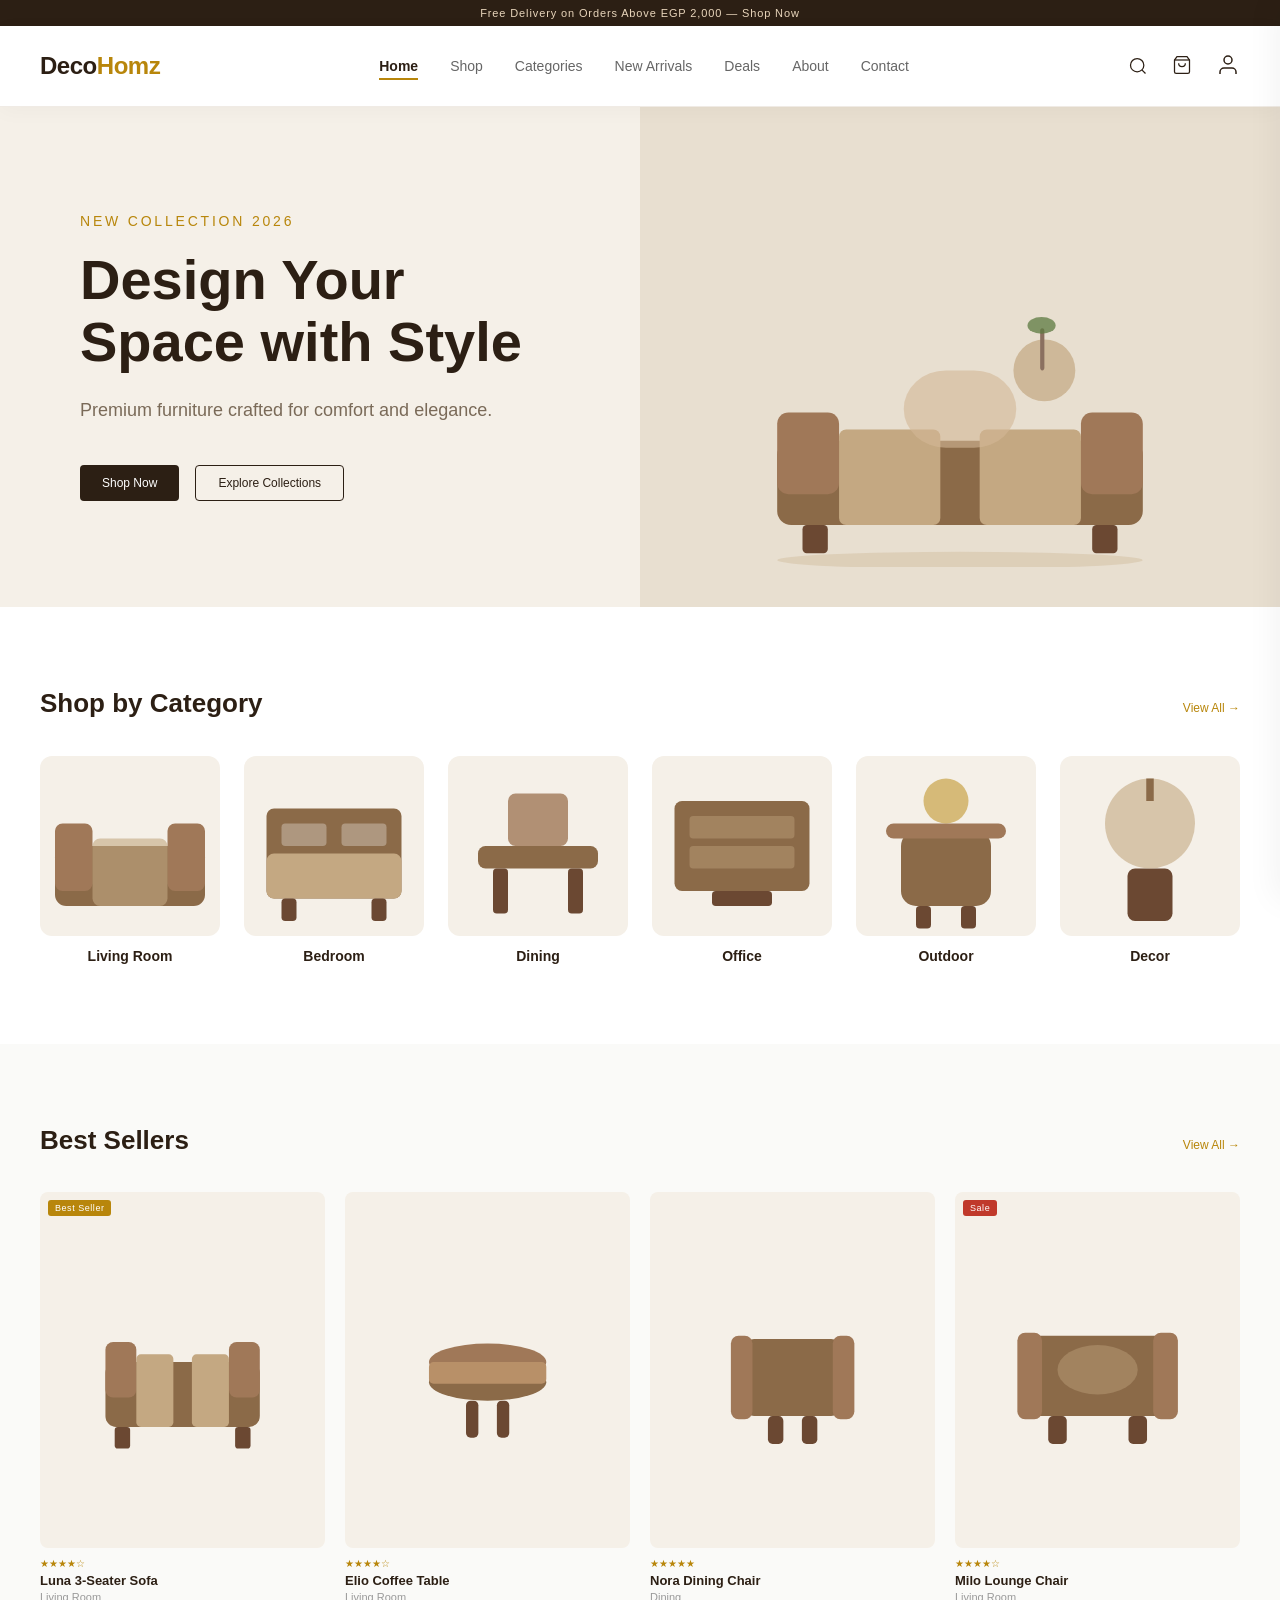
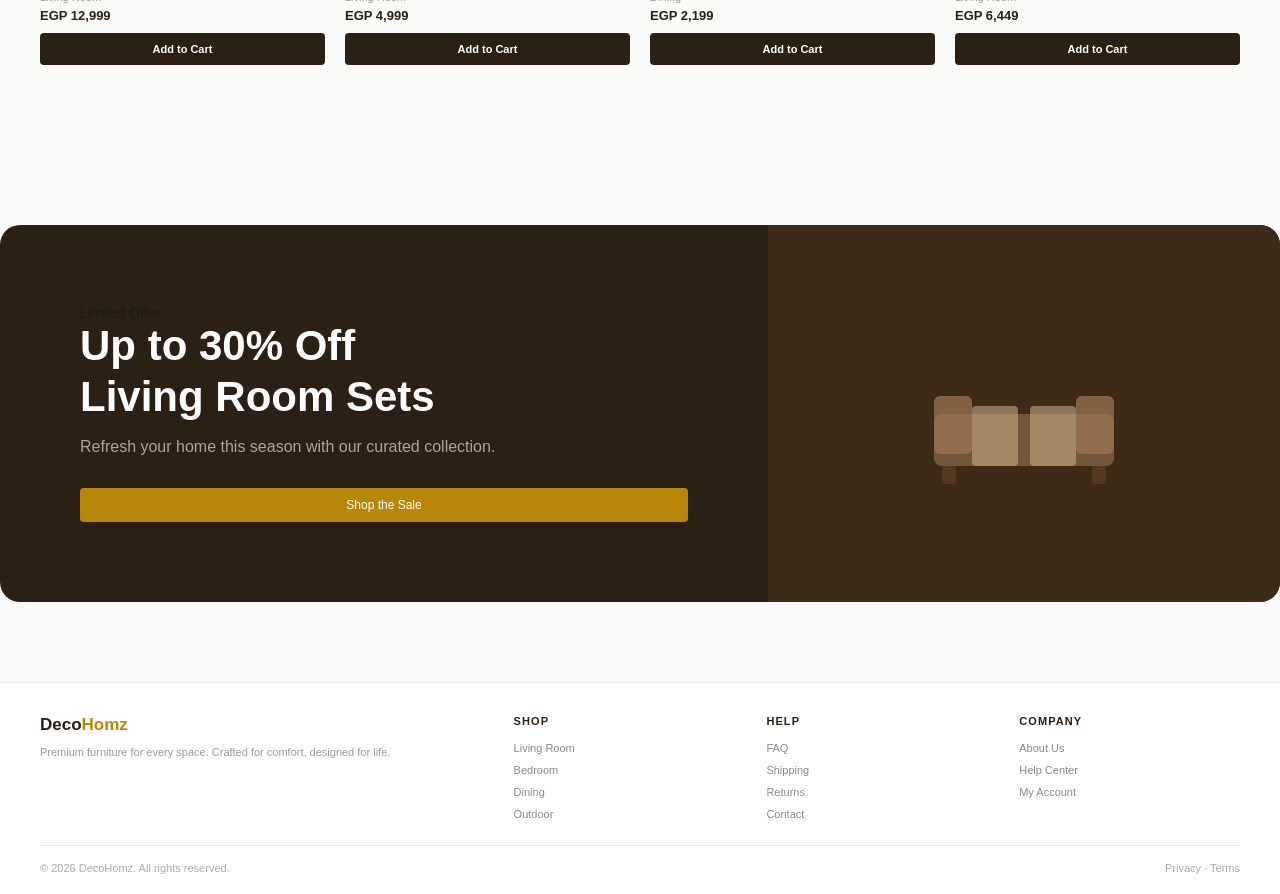
<file: index.html>
<!DOCTYPE html>
<html lang="en">

<head>
  <meta charset="UTF-8">
  <meta name="viewport" content="width=device-width, initial-scale=1.0">
  <title>DecoHomz — Premium Furniture</title>
  <link rel="stylesheet" href="css/shared.css">
  <link rel="stylesheet" href="css/home.css">
</head>

<body>

  <div class="topbar">Free Delivery on Orders Above EGP 2,000 — Shop Now</div>

  <nav>
    <div class="nav-inner">
      <div class="logo">Deco<span>Homz</span></div>
      <ul class="nav-links">
        <li><a href="index.html" class="active">Home</a></li>
        <li><a href="shop.html">Shop</a></li>
        <li><a href="categories.html">Categories</a></li>
        <li><a href="new-arrivals.html">New Arrivals</a></li>
        <li><a href="deals.html">Deals</a></li>
        <li><a href="about.html">About</a></li>
        <li><a href="contact.html">Contact</a></li>
      </ul>
      <div class="nav-right">
        <div class="search-container">
          <svg class="search-trigger" viewBox="0 0 24 24" stroke-width="1.5" stroke="currentColor" fill="none">
            <circle cx="11" cy="11" r="8" />
            <path d="m21 21-4.35-4.35" />
          </svg>
        </div>
        <div class="cart-trigger" title="Shopping Cart" style="position:relative; cursor:pointer">
          <svg viewBox="0 0 24 24" stroke-width="1.5" stroke="currentColor" fill="none">
            <path d="M6 2 3 6v14a2 2 0 0 0 2 2h14a2 2 0 0 0 2-2V6l-3-4z" />
            <line x1="3" y1="6" x2="21" y2="6" />
            <path d="M16 10a4 4 0 0 1-8 0" />
          </svg>
          <div class="badge badge-cart" style="display:none">0</div>
        </div>
        <div class="user-trigger" title="Account" onclick="location.href='account.html'" style="cursor:pointer">
          <svg viewBox="0 0 24 24" stroke-width="1.5" stroke="currentColor" fill="none">
            <path d="M20 21v-2a4 4 0 0 0-4-4H8a4 4 0 0 0-4 4v2" />
            <circle cx="12" cy="7" r="4" />
          </svg>
        </div>
      </div>
    </div>
  </nav>

  <div class="hero">
    <div class="hero-text">
      <div class="hero-label">New Collection 2026</div>
      <h1 class="hero-h1">Design Your<br>Space with Style</h1>
      <p class="hero-sub">Premium furniture crafted for comfort and elegance.</p>
      <div class="hero-btns">
        <button class="btn-dark" onclick="location.href='shop.html'">Shop Now</button>
        <button class="btn-outline" onclick="location.href='categories.html'">Explore Collections</button>
      </div>
    </div>
    <div class="hero-img">
      <svg viewBox="0 0 320 200" fill="none" xmlns="http://www.w3.org/2000/svg">
        <rect x="30" y="110" width="260" height="60" rx="10" fill="#8B6A48" />
        <rect x="30" y="90" width="44" height="58" rx="8" fill="#A07858" />
        <rect x="246" y="90" width="44" height="58" rx="8" fill="#A07858" />
        <rect x="74" y="102" width="72" height="68" rx="5" fill="#C4A882" />
        <rect x="174" y="102" width="72" height="68" rx="5" fill="#C4A882" />
        <rect x="48" y="170" width="18" height="20" rx="3" fill="#6B4832" />
        <rect x="254" y="170" width="18" height="20" rx="3" fill="#6B4832" />
        <ellipse cx="160" cy="195" rx="130" ry="6" fill="#C4A882" opacity="0.3" />
        <rect x="120" y="60" width="80" height="55" rx="30" fill="#D4B896" opacity="0.6" />
        <circle cx="220" cy="60" r="22" fill="#C4A882" opacity="0.7" />
        <rect x="217" y="30" width="3" height="30" rx="2" fill="#8B7060" />
        <ellipse cx="218" cy="28" rx="10" ry="6" fill="#5C7A40" opacity="0.75" />
      </svg>
    </div>
  </div>

  <div class="cats">
    <div class="sec-row">
      <div class="sec-title">Shop by Category</div>
      <a href="shop.html" class="sec-link">View All →</a>
    </div>
    <div class="cat-row">
      <a href="shop.html?category=Living Room" class="cat-item">
        <div class="cat-box">
          <svg viewBox="0 0 48 48" fill="none">
            <rect x="4" y="24" width="40" height="16" rx="3" fill="#8B6A48" />
            <rect x="4" y="18" width="10" height="18" rx="2" fill="#A07858" />
            <rect x="34" y="18" width="10" height="18" rx="2" fill="#A07858" />
            <rect x="14" y="22" width="20" height="18" rx="2" fill="#C4A882" opacity="0.6" />
          </svg>
        </div>
        <div class="cat-name">Living Room</div>
      </a>
      <a href="shop.html?category=Bedroom" class="cat-item">
        <div class="cat-box">
          <svg viewBox="0 0 48 48" fill="none">
            <rect x="6" y="14" width="36" height="24" rx="2" fill="#8B6A48" />
            <rect x="6" y="26" width="36" height="12" rx="2" fill="#C4A882" />
            <rect x="10" y="38" width="4" height="6" rx="1" fill="#6B4832" />
            <rect x="34" y="38" width="4" height="6" rx="1" fill="#6B4832" />
            <rect x="10" y="18" width="12" height="6" rx="1" fill="#fff" opacity="0.3" />
            <rect x="26" y="18" width="12" height="6" rx="1" fill="#fff" opacity="0.3" />
          </svg>
        </div>
        <div class="cat-name">Bedroom</div>
      </a>
      <a href="shop.html?category=Dining" class="cat-item">
        <div class="cat-box">
          <svg viewBox="0 0 48 48" fill="none">
            <rect x="8" y="24" width="32" height="6" rx="2" fill="#8B6A48" />
            <rect x="12" y="30" width="4" height="12" rx="1" fill="#6B4832" />
            <rect x="32" y="30" width="4" height="12" rx="1" fill="#6B4832" />
            <rect x="16" y="10" width="16" height="14" rx="2" fill="#A07858" opacity="0.8" />
          </svg>
        </div>
        <div class="cat-name">Dining</div>
      </a>
      <a href="shop.html?category=Office" class="cat-item">
        <div class="cat-box">
          <svg viewBox="0 0 48 48" fill="none">
            <rect x="6" y="12" width="36" height="24" rx="2" fill="#8B6A48" />
            <rect x="10" y="16" width="28" height="6" rx="1" fill="#C4A882" opacity="0.4" />
            <rect x="10" y="24" width="28" height="6" rx="1" fill="#C4A882" opacity="0.4" />
            <rect x="16" y="36" width="16" height="4" rx="1" fill="#6B4832" />
          </svg>
        </div>
        <div class="cat-name">Office</div>
      </a>
      <a href="shop.html?category=Outdoor" class="cat-item">
        <div class="cat-box">
          <svg viewBox="0 0 48 48" fill="none">
            <rect x="12" y="20" width="24" height="20" rx="4" fill="#8B6A48" />
            <rect x="8" y="18" width="32" height="4" rx="2" fill="#A07858" />
            <rect x="16" y="40" width="4" height="6" rx="1" fill="#6B4832" />
            <rect x="28" y="40" width="4" height="6" rx="1" fill="#6B4832" />
            <circle cx="24" cy="12" r="6" fill="#B8860B" opacity="0.5" />
          </svg>
        </div>
        <div class="cat-name">Outdoor</div>
      </a>
      <a href="shop.html?category=Decor" class="cat-item">
        <div class="cat-box">
          <svg viewBox="0 0 48 48" fill="none">
            <rect x="18" y="30" width="12" height="14" rx="2" fill="#6B4832" />
            <circle cx="24" cy="18" r="12" fill="#C4A882" opacity="0.6" />
            <path d="M24 6v6" stroke="#8B6A48" stroke-width="2" />
          </svg>
        </div>
        <div class="cat-name">Decor</div>
      </a>
    </div>
  </div>

  <div class="products">
    <div class="sec-row">
      <div class="sec-title">Best Sellers</div>
      <a href="shop.html" class="sec-link">View All →</a>
    </div>
    <div class="prod-grid">
      <!-- Best Sellers will be rendered dynamically -->
    </div>
  </div>
  </div>

  <div class="banner">
    <div class="ban-left">
      <div class="ban-tag">Limited Offer</div>
      <div class="ban-h">Up to 30% Off<br>Living Room Sets</div>
      <div class="ban-sub">Refresh your home this season with our curated collection.</div>
      <button class="btn-gold" onclick="location.href='shop.html'">Shop the Sale</button>
    </div>
    <div class="ban-right">
      <svg viewBox="0 0 220 160" fill="none" width="220">
        <rect x="20" y="80" width="180" height="52" rx="8" fill="#8B6A48" opacity="0.7" />
        <rect x="20" y="62" width="38" height="58" rx="6" fill="#A07858" opacity="0.7" />
        <rect x="162" y="62" width="38" height="58" rx="6" fill="#A07858" opacity="0.7" />
        <rect x="58" y="72" width="46" height="60" rx="4" fill="#C4A882" opacity="0.6" />
        <rect x="116" y="72" width="46" height="60" rx="4" fill="#C4A882" opacity="0.6" />
        <rect x="28" y="132" width="14" height="18" rx="3" fill="#5C3D25" opacity="0.8" />
        <rect x="178" y="132" width="14" height="18" rx="3" fill="#5C3D25" opacity="0.8" />
      </svg>
    </div>
  </div>

  <footer>
    <div class="footer-grid">
      <div>
        <div class="f-logo">Deco<span>Homz</span></div>
        <p class="f-desc">Premium furniture for every space. Crafted for comfort, designed for life.</p>
      </div>
      <div>
        <div class="f-head">Shop</div>
        <ul class="f-links">
          <li><a href="shop.html">Living Room</a></li>
          <li><a href="shop.html">Bedroom</a></li>
          <li><a href="shop.html">Dining</a></li>
          <li><a href="shop.html">Outdoor</a></li>
        </ul>
      </div>
      <div>
        <div class="f-head">Help</div>
        <ul class="f-links">
          <li><a href="faq.html">FAQ</a></li>
          <li><a href="contact.html">Shipping</a></li>
          <li><a href="contact.html">Returns</a></li>
          <li><a href="contact.html">Contact</a></li>
        </ul>
      </div>
      <div>
        <div class="f-head">Company</div>
        <ul class="f-links">
          <li><a href="about.html">About Us</a></li>
          <li><a href="faq.html">Help Center</a></li>
          <li><a href="account.html">My Account</a></li>
        </ul>
      </div>
    </div>
    <div class="footer-bottom">
      <span>© 2026 DecoHomz. All rights reserved.</span>
      <span>Privacy · Terms</span>
    </div>
  </footer>

  <script src="js/shared.js"></script>
  <script src="js/products-data.js"></script>
  <script src="js/home.js"></script>
</body>

</html>
</file>
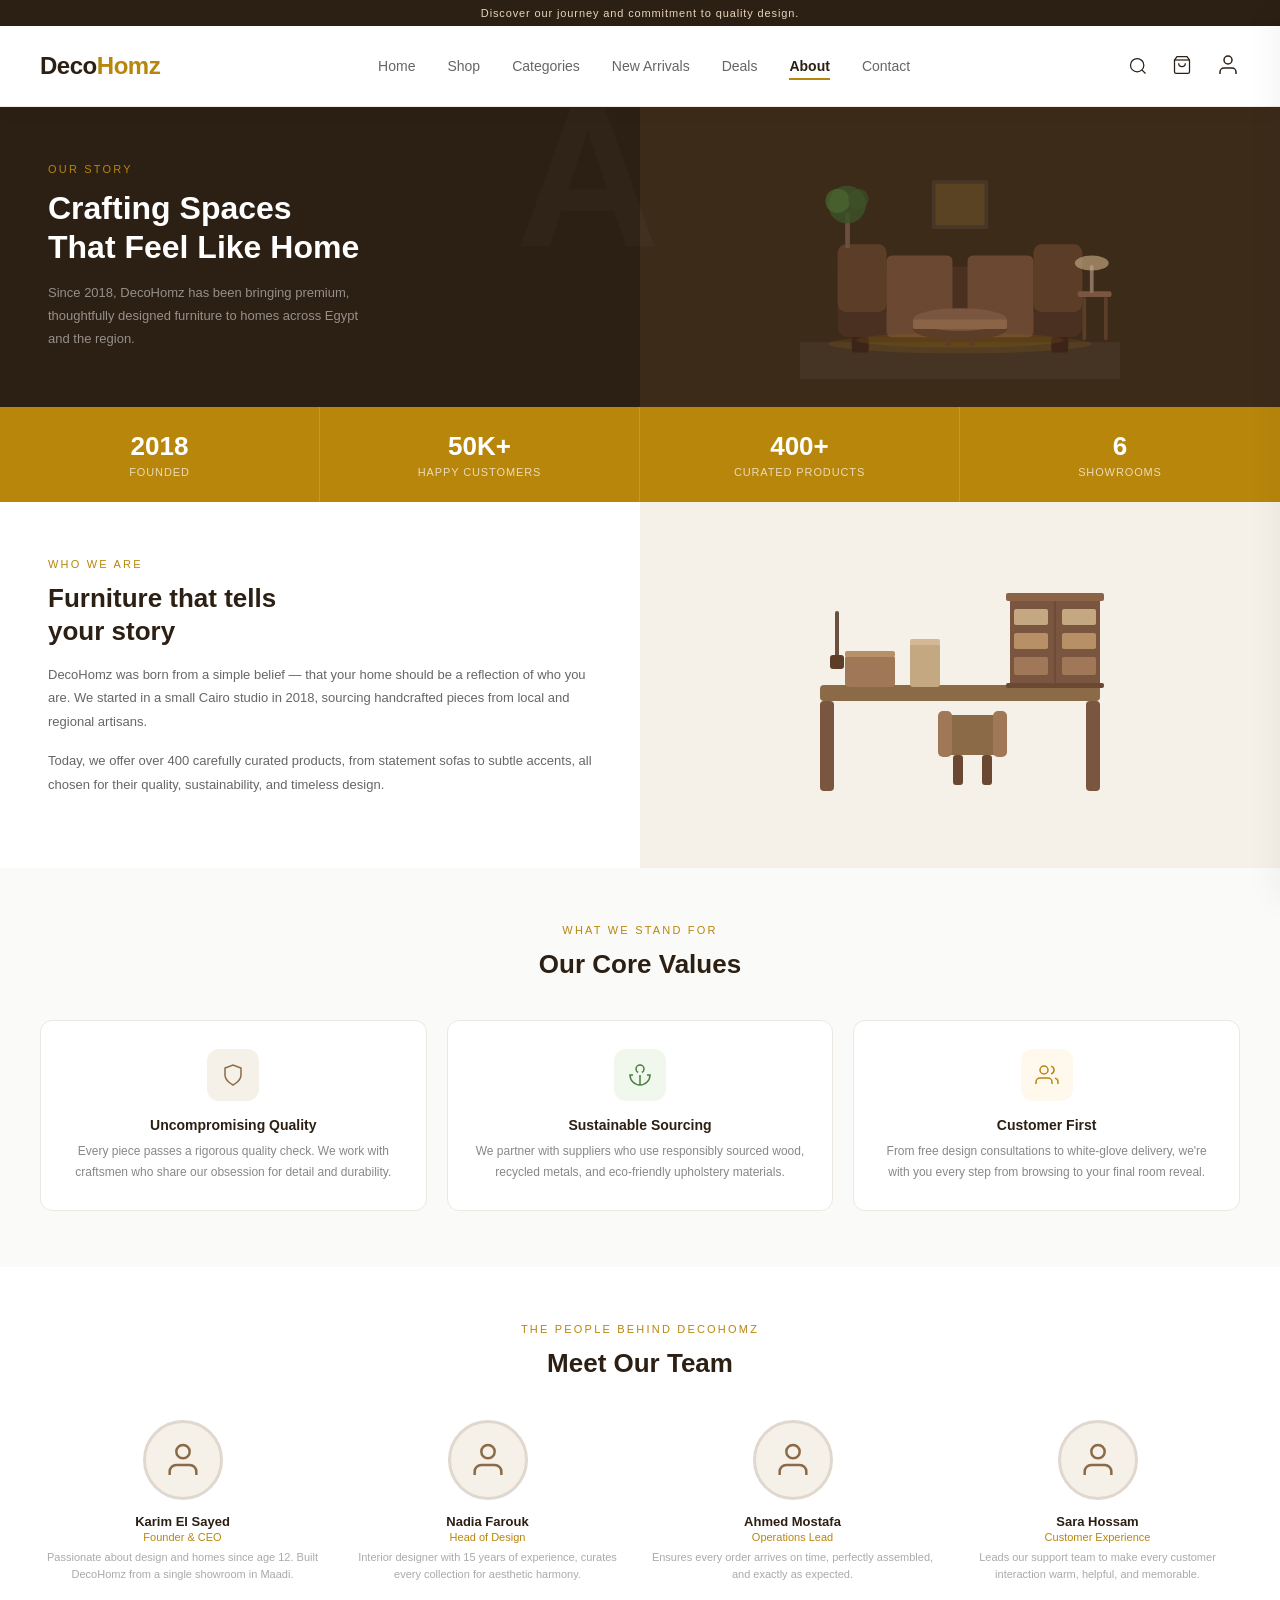
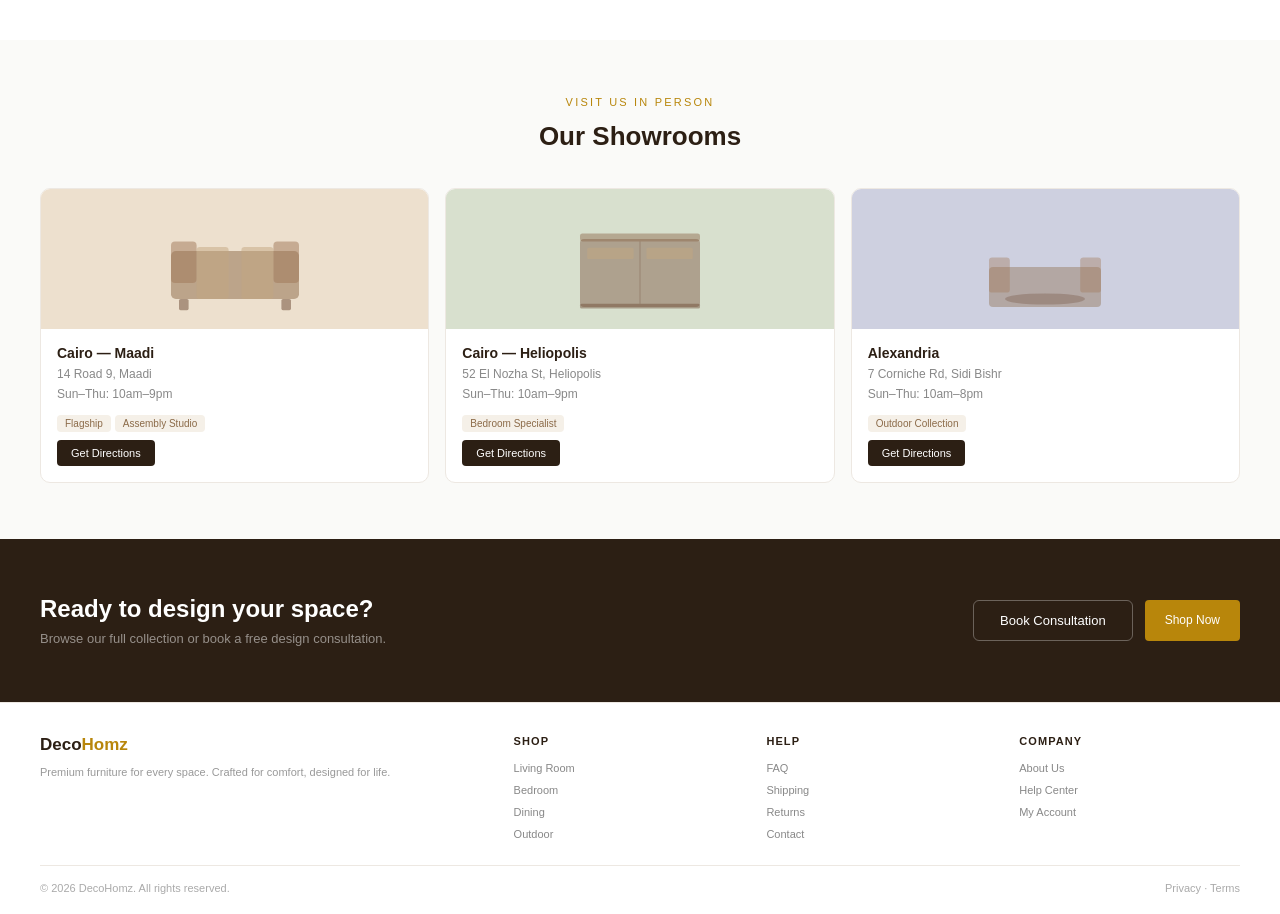
<file: about.html>
<!DOCTYPE html>
<html lang="en">
<head>
  <meta charset="UTF-8">
  <meta name="viewport" content="width=device-width, initial-scale=1.0">
  <title>About Us — DecoHomz</title>
  <link rel="stylesheet" href="css/shared.css">
  <link rel="stylesheet" href="css/about.css">
</head>
<body>

<div class="topbar">Discover our journey and commitment to quality design.</div>
<nav><div class="nav-inner">
  <div class="logo">Deco<span>Homz</span></div>
  <ul class="nav-links">
    <li><a href="index.html">Home</a></li>
    <li><a href="shop.html">Shop</a></li>
    <li><a href="categories.html">Categories</a></li>
    <li><a href="new-arrivals.html">New Arrivals</a></li>
    <li><a href="deals.html">Deals</a></li>
    <li><a href="about.html" class="active">About</a></li>
    <li><a href="contact.html">Contact</a></li>
  </ul>
  <div class="nav-right">
    <div class="search-container">
      <svg class="search-trigger" viewBox="0 0 24 24" stroke-width="1.5" stroke="currentColor" fill="none"><circle cx="11" cy="11" r="8"/><path d="m21 21-4.35-4.35"/></svg>
    </div>
    <div class="cart-trigger" title="Shopping Cart" style="position:relative; cursor:pointer">
      <svg viewBox="0 0 24 24" stroke-width="1.5" stroke="currentColor" fill="none"><path d="M6 2 3 6v14a2 2 0 0 0 2 2h14a2 2 0 0 0 2-2V6l-3-4z"/><line x1="3" y1="6" x2="21" y2="6"/><path d="M16 10a4 4 0 0 1-8 0"/></svg>
      <div class="badge badge-cart" style="display:none">0</div>
    </div>
    <div class="user-trigger" title="Account" onclick="location.href='account.html'" style="cursor:pointer">
      <svg viewBox="0 0 24 24" stroke-width="1.5" stroke="currentColor" fill="none"><path d="M20 21v-2a4 4 0 0 0-4-4H8a4 4 0 0 0-4 4v2"/><circle cx="12" cy="7" r="4"/></svg>
    </div>
  </div>
</div></nav>

<!-- HERO -->
<div class="about-hero">
  <div class="hero-text">
    <div class="hero-bg">A</div>
    <div class="hero-label">Our Story</div>
    <h1 class="hero-h1">Crafting Spaces<br>That Feel Like Home</h1>
    <p class="hero-sub">Since 2018, DecoHomz has been bringing premium, thoughtfully designed furniture to homes across Egypt and the region.</p>
  </div>
  <div class="hero-right">
    <svg viewBox="0 0 340 260" fill="none" xmlns="http://www.w3.org/2000/svg">
      <rect x="0" y="220" width="340" height="40" fill="rgba(255,255,255,0.04)"/>
      <ellipse cx="170" cy="222" rx="140" ry="10" fill="rgba(184,134,11,0.12)"/>
      <rect x="40" y="140" width="260" height="75" rx="12" fill="#4A3020"/>
      <rect x="40" y="116" width="52" height="72" rx="9" fill="#5C3D28"/>
      <rect x="248" y="116" width="52" height="72" rx="9" fill="#5C3D28"/>
      <rect x="92" y="128" width="70" height="87" rx="6" fill="#6B4832"/>
      <rect x="178" y="128" width="70" height="87" rx="6" fill="#6B4832"/>
      <rect x="55" y="215" width="18" height="16" rx="3" fill="#3D2418"/>
      <rect x="267" y="215" width="18" height="16" rx="3" fill="#3D2418"/>
      <ellipse cx="170" cy="218" rx="110" ry="8" fill="rgba(184,134,11,0.12)"/>
      <rect x="295" y="166" width="36" height="6" rx="2" fill="#7A5540"/>
      <rect x="300" y="172" width="4" height="46" rx="2" fill="#5C3D28"/>
      <rect x="323" y="172" width="4" height="46" rx="2" fill="#5C3D28"/>
      <rect x="308" y="138" width="4" height="30" rx="2" fill="#8B7060"/>
      <ellipse cx="310" cy="136" rx="18" ry="8" fill="#C4A882" opacity="0.65"/>
      <rect x="48" y="82" width="5" height="40" rx="2" fill="#6B5040"/>
      <circle cx="50" cy="74" r="20" fill="#3D5228" opacity="0.85"/>
      <circle cx="40" cy="70" r="13" fill="#4A6830" opacity="0.7"/>
      <circle cx="62" cy="68" r="11" fill="#3D5228" opacity="0.65"/>
      <rect x="43" y="120" width="16" height="18" rx="3" fill="#5C3D28"/>
      <rect x="140" y="48" width="60" height="52" rx="3" fill="rgba(255,255,255,0.06)"/>
      <rect x="144" y="52" width="52" height="44" rx="2" fill="rgba(184,134,11,0.15)"/>
      <ellipse cx="170" cy="206" rx="50" ry="12" fill="#5C3D28"/>
      <ellipse cx="170" cy="196" rx="50" ry="12" fill="#7A5540"/>
      <rect x="120" y="196" width="100" height="10" rx="2" fill="#8B6448"/>
      <rect x="155" y="208" width="6" height="16" rx="2" fill="#5C3D28"/>
      <rect x="179" y="208" width="6" height="16" rx="2" fill="#5C3D28"/>
    </svg>
  </div>
</div>

<!-- STATS -->
<div class="stats-bar">
  <div class="stat"><div class="stat-num">2018</div><div class="stat-label">Founded</div></div>
  <div class="stat"><div class="stat-num">50K+</div><div class="stat-label">Happy Customers</div></div>
  <div class="stat"><div class="stat-num">400+</div><div class="stat-label">Curated Products</div></div>
  <div class="stat"><div class="stat-num">6</div><div class="stat-label">Showrooms</div></div>
</div>

<!-- STORY -->
<div class="story">
  <div class="story-text">
    <div class="sec-label">Who We Are</div>
    <h2 class="sec-title">Furniture that tells<br>your story</h2>
    <p class="sec-body">DecoHomz was born from a simple belief — that your home should be a reflection of who you are. We started in a small Cairo studio in 2018, sourcing handcrafted pieces from local and regional artisans.</p>
    <p class="sec-body">Today, we offer over 400 carefully curated products, from statement sofas to subtle accents, all chosen for their quality, sustainability, and timeless design.</p>
  </div>
  <div class="story-visual">
    <svg viewBox="0 0 340 260" fill="none">
      <rect x="30" y="130" width="280" height="16" rx="4" fill="#8B6A48"/>
      <rect x="30" y="146" width="14" height="90" rx="4" fill="#7A5540"/>
      <rect x="296" y="146" width="14" height="90" rx="4" fill="#7A5540"/>
      <rect x="55" y="100" width="50" height="32" rx="4" fill="#A07858"/>
      <rect x="55" y="96" width="50" height="6" rx="2" fill="#B89068"/>
      <rect x="120" y="88" width="30" height="44" rx="3" fill="#C4A882"/>
      <rect x="120" y="84" width="30" height="6" rx="2" fill="#D4B896"/>
      <rect x="220" y="40" width="90" height="92" rx="3" fill="#7A5540"/>
      <rect x="216" y="38" width="98" height="8" rx="2" fill="#8B6448"/>
      <rect x="216" y="128" width="98" height="5" rx="2" fill="#6B4832"/>
      <line x1="265" y1="46" x2="265" y2="128" stroke="#6B4832" stroke-width="1.5"/>
      <rect x="224" y="54" width="34" height="16" rx="2" fill="#C4A882"/>
      <rect x="272" y="54" width="34" height="16" rx="2" fill="#C4A882"/>
      <rect x="224" y="78" width="34" height="16" rx="2" fill="#B89068"/>
      <rect x="272" y="78" width="34" height="16" rx="2" fill="#B89068"/>
      <rect x="224" y="102" width="34" height="18" rx="2" fill="#A07858"/>
      <rect x="272" y="102" width="34" height="18" rx="2" fill="#A07858"/>
      <rect x="45" y="56" width="4" height="46" rx="2" fill="#6B5040"/>
      <circle cx="47" cy="48" rx="16" ry="16" fill="#3D5228" opacity="0.8"/>
      <circle cx="38" cy="44" rx="10" ry="10" fill="#4A6830" opacity="0.7"/>
      <rect x="40" y="100" width="14" height="14" rx="3" fill="#5C3D28"/>
      <rect x="155" y="160" width="55" height="40" rx="5" fill="#8B6A48"/>
      <rect x="148" y="156" width="14" height="46" rx="5" fill="#A07858"/>
      <rect x="203" y="156" width="14" height="46" rx="5" fill="#A07858"/>
      <rect x="163" y="200" width="10" height="30" rx="3" fill="#6B4832"/>
      <rect x="192" y="200" width="10" height="30" rx="3" fill="#6B4832"/>
    </svg>
  </div>
</div>

<!-- VALUES -->
<div class="values">
  <div class="values-header">
    <div class="sec-label">What We Stand For</div>
    <h2 class="sec-title">Our Core Values</h2>
  </div>
  <div class="values-grid">
    <div class="value-card">
      <div class="value-icon" style="background:#F5F0E8"><svg viewBox="0 0 24 24" stroke="#8B6A48" stroke-width="1.5"><path d="M12 22s8-4 8-10V5l-8-3-8 3v7c0 6 8 10 8 10z"/></svg></div>
      <div class="value-title">Uncompromising Quality</div>
      <div class="value-desc">Every piece passes a rigorous quality check. We work with craftsmen who share our obsession for detail and durability.</div>
    </div>
    <div class="value-card">
      <div class="value-icon" style="background:#F0F7EC"><svg viewBox="0 0 24 24" stroke="#4A7C3F" stroke-width="1.5"><path d="M12 22V12"/><path d="M5 12H2a10 10 0 0 0 20 0h-3"/><path d="M12 2a4 4 0 0 0-4 4c0 1.5.8 2.8 2 3.5"/><path d="M12 2a4 4 0 0 1 4 4c0 1.5-.8 2.8-2 3.5"/></svg></div>
      <div class="value-title">Sustainable Sourcing</div>
      <div class="value-desc">We partner with suppliers who use responsibly sourced wood, recycled metals, and eco-friendly upholstery materials.</div>
    </div>
    <div class="value-card">
      <div class="value-icon" style="background:#FEF9EC"><svg viewBox="0 0 24 24" stroke="#B8860B" stroke-width="1.5"><path d="M17 21v-2a4 4 0 0 0-4-4H5a4 4 0 0 0-4 4v2"/><circle cx="9" cy="7" r="4"/><path d="M23 21v-2a4 4 0 0 0-3-3.87"/><path d="M16 3.13a4 4 0 0 1 0 7.75"/></svg></div>
      <div class="value-title">Customer First</div>
      <div class="value-desc">From free design consultations to white-glove delivery, we're with you every step from browsing to your final room reveal.</div>
    </div>
  </div>
</div>

<!-- TEAM -->
<div class="team">
  <div class="team-header">
    <div class="sec-label">The People Behind DecoHomz</div>
    <h2 class="sec-title">Meet Our Team</h2>
  </div>
  <div class="team-grid">
    <div class="team-card">
      <div class="team-avatar"><svg viewBox="0 0 24 24" stroke-width="1.5"><path d="M20 21v-2a4 4 0 0 0-4-4H8a4 4 0 0 0-4 4v2"/><circle cx="12" cy="7" r="4"/></svg></div>
      <div class="team-name">Karim El Sayed</div>
      <div class="team-role">Founder & CEO</div>
      <div class="team-bio">Passionate about design and homes since age 12. Built DecoHomz from a single showroom in Maadi.</div>
    </div>
    <div class="team-card">
      <div class="team-avatar"><svg viewBox="0 0 24 24" stroke-width="1.5"><path d="M20 21v-2a4 4 0 0 0-4-4H8a4 4 0 0 0-4 4v2"/><circle cx="12" cy="7" r="4"/></svg></div>
      <div class="team-name">Nadia Farouk</div>
      <div class="team-role">Head of Design</div>
      <div class="team-bio">Interior designer with 15 years of experience, curates every collection for aesthetic harmony.</div>
    </div>
    <div class="team-card">
      <div class="team-avatar"><svg viewBox="0 0 24 24" stroke-width="1.5"><path d="M20 21v-2a4 4 0 0 0-4-4H8a4 4 0 0 0-4 4v2"/><circle cx="12" cy="7" r="4"/></svg></div>
      <div class="team-name">Ahmed Mostafa</div>
      <div class="team-role">Operations Lead</div>
      <div class="team-bio">Ensures every order arrives on time, perfectly assembled, and exactly as expected.</div>
    </div>
    <div class="team-card">
      <div class="team-avatar"><svg viewBox="0 0 24 24" stroke-width="1.5"><path d="M20 21v-2a4 4 0 0 0-4-4H8a4 4 0 0 0-4 4v2"/><circle cx="12" cy="7" r="4"/></svg></div>
      <div class="team-name">Sara Hossam</div>
      <div class="team-role">Customer Experience</div>
      <div class="team-bio">Leads our support team to make every customer interaction warm, helpful, and memorable.</div>
    </div>
  </div>
</div>

<!-- SHOWROOMS -->
<div class="showrooms">
  <div class="showrooms-header">
    <div class="sec-label">Visit Us In Person</div>
    <h2 class="sec-title">Our Showrooms</h2>
  </div>
  <div class="showrooms-grid">
    <div class="showroom-card">
      <div class="showroom-visual" style="background:#EDE0CE">
        <svg viewBox="0 0 200 140" fill="none" width="160">
          <rect x="20" y="60" width="160" height="60" rx="6" fill="#8B6A48" opacity="0.5"/>
          <rect x="20" y="48" width="32" height="52" rx="5" fill="#A07858" opacity="0.5"/>
          <rect x="148" y="48" width="32" height="52" rx="5" fill="#A07858" opacity="0.5"/>
          <rect x="52" y="55" width="40" height="65" rx="4" fill="#C4A882" opacity="0.5"/>
          <rect x="108" y="55" width="40" height="65" rx="4" fill="#C4A882" opacity="0.5"/>
          <rect x="30" y="120" width="12" height="14" rx="2" fill="#6B4832" opacity="0.5"/>
          <rect x="158" y="120" width="12" height="14" rx="2" fill="#6B4832" opacity="0.5"/>
        </svg>
      </div>
      <div class="showroom-info">
        <div class="showroom-city">Cairo — Maadi</div>
        <div class="showroom-addr">14 Road 9, Maadi<br>Sun–Thu: 10am–9pm</div>
        <div><span class="showroom-tag">Flagship</span><span class="showroom-tag">Assembly Studio</span></div>
        <button class="btn-dir">Get Directions</button>
      </div>
    </div>
    <div class="showroom-card">
      <div class="showroom-visual" style="background:#D8E0CE">
        <svg viewBox="0 0 200 140" fill="none" width="160">
          <rect x="25" y="45" width="150" height="85" rx="5" fill="#7A5540" opacity="0.45"/>
          <rect x="25" y="38" width="150" height="10" rx="3" fill="#8B6448" opacity="0.45"/>
          <rect x="25" y="126" width="150" height="6" rx="2" fill="#6B4832" opacity="0.45"/>
          <line x1="100" y1="48" x2="100" y2="126" stroke="#6B4832" stroke-width="1" opacity="0.4"/>
          <rect x="34" y="56" width="58" height="14" rx="2" fill="#C4A882" opacity="0.5"/>
          <rect x="108" y="56" width="58" height="14" rx="2" fill="#C4A882" opacity="0.5"/>
        </svg>
      </div>
      <div class="showroom-info">
        <div class="showroom-city">Cairo — Heliopolis</div>
        <div class="showroom-addr">52 El Nozha St, Heliopolis<br>Sun–Thu: 10am–9pm</div>
        <div><span class="showroom-tag">Bedroom Specialist</span></div>
        <button class="btn-dir">Get Directions</button>
      </div>
    </div>
    <div class="showroom-card">
      <div class="showroom-visual" style="background:#CEd0E0">
        <svg viewBox="0 0 200 140" fill="none" width="160">
          <rect x="30" y="80" width="140" height="50" rx="5" fill="#8B6A48" opacity="0.4"/>
          <rect x="30" y="68" width="26" height="44" rx="4" fill="#A07858" opacity="0.4"/>
          <rect x="144" y="68" width="26" height="44" rx="4" fill="#A07858" opacity="0.4"/>
          <ellipse cx="100" cy="120" rx="50" ry="7" fill="#6B4832" opacity="0.3"/>
        </svg>
      </div>
      <div class="showroom-info">
        <div class="showroom-city">Alexandria</div>
        <div class="showroom-addr">7 Corniche Rd, Sidi Bishr<br>Sun–Thu: 10am–8pm</div>
        <div><span class="showroom-tag">Outdoor Collection</span></div>
        <button class="btn-dir">Get Directions</button>
      </div>
    </div>
  </div>
</div>

<!-- CTA -->
<div class="cta-band">
  <div class="cta-text">
    <div class="cta-title">Ready to design your space?</div>
    <div class="cta-sub">Browse our full collection or book a free design consultation.</div>
  </div>
  <div class="cta-btns">
    <button class="btn-outline-w">Book Consultation</button>
    <button class="btn-gold">Shop Now</button>
  </div>
</div>

<footer>
  <div class="footer-grid">
    <div>
      <div class="f-logo">Deco<span>Homz</span></div>
      <p class="f-desc">Premium furniture for every space. Crafted for comfort, designed for life.</p>
    </div>
    <div>
      <div class="f-head">Shop</div>
      <ul class="f-links">
        <li><a href="shop.html">Living Room</a></li>
        <li><a href="shop.html">Bedroom</a></li>
        <li><a href="shop.html">Dining</a></li>
        <li><a href="shop.html">Outdoor</a></li>
      </ul>
    </div>
    <div>
      <div class="f-head">Help</div>
      <ul class="f-links">
        <li><a href="faq.html">FAQ</a></li>
        <li><a href="contact.html">Shipping</a></li>
        <li><a href="contact.html">Returns</a></li>
        <li><a href="contact.html">Contact</a></li>
      </ul>
    </div>
    <div>
      <div class="f-head">Company</div>
      <ul class="f-links">
        <li><a href="about.html">About Us</a></li>
        <li><a href="faq.html">Help Center</a></li>
        <li><a href="account.html">My Account</a></li>
      </ul>
    </div>
  </div>
  <div class="footer-bottom">
    <span>© 2026 DecoHomz. All rights reserved.</span>
    <span>Privacy · Terms</span>
  </div>
</footer>

<script src="js/shared.js"></script>
<script src="js/about.js"></script>
</body>
</html>
</file>
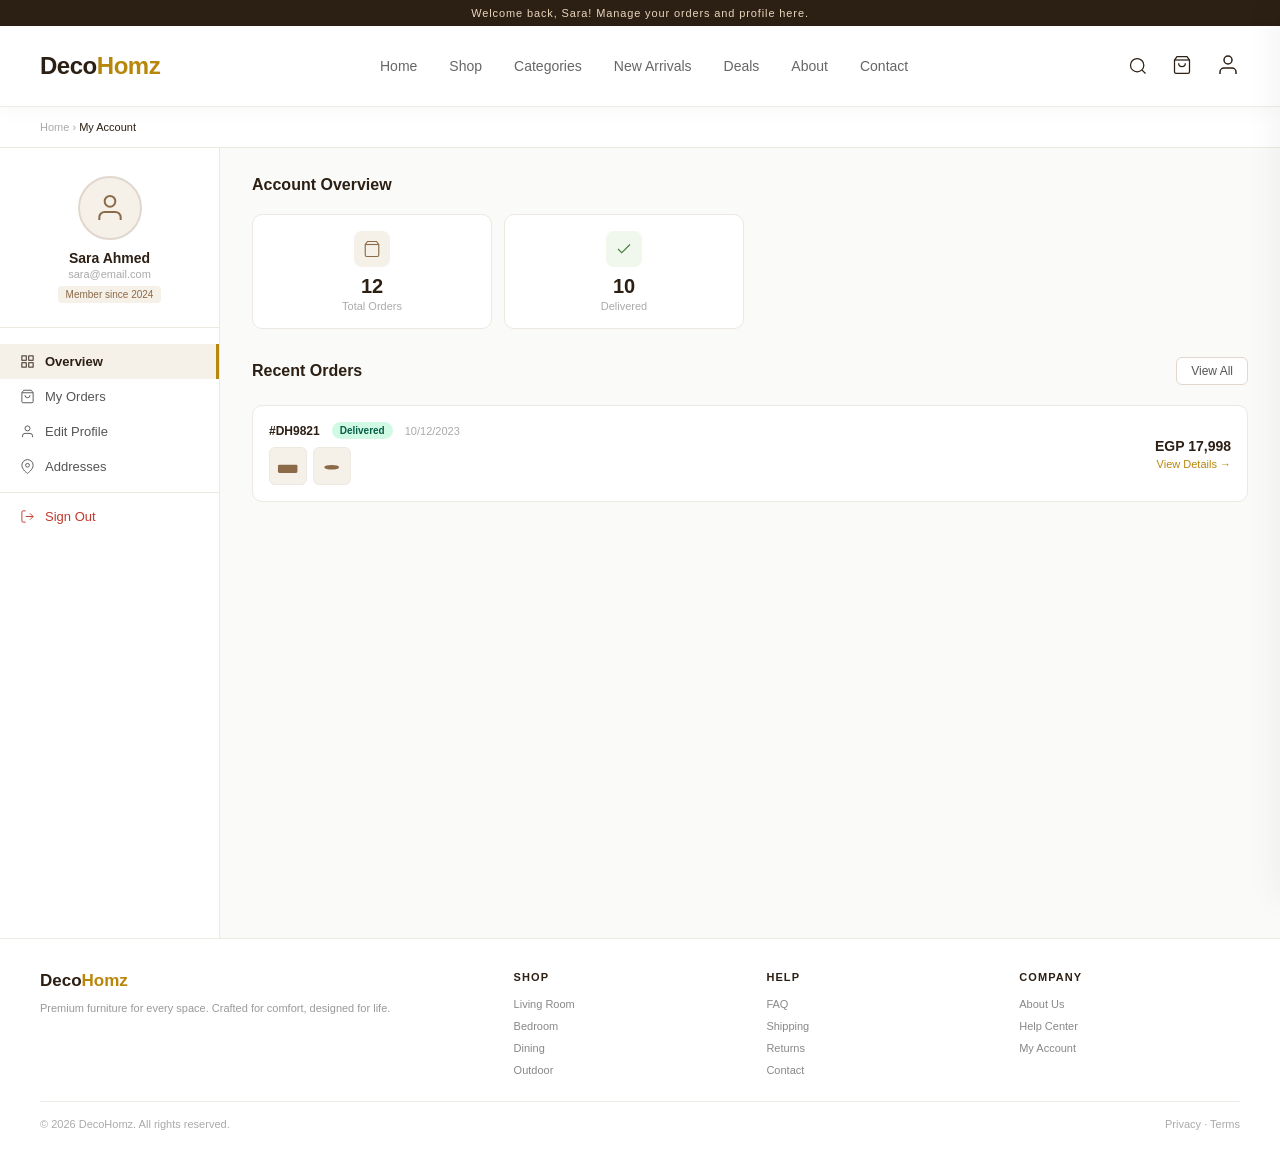
<file: account.html>
<!DOCTYPE html>
<html lang="en">
<head>
  <meta charset="UTF-8">
  <meta name="viewport" content="width=device-width, initial-scale=1.0">
  <title>My Account — DecoHomz</title>
  <link rel="stylesheet" href="css/shared.css">
  <link rel="stylesheet" href="css/account.css">
</head>
<body>

<div class="topbar">Welcome back, Sara! Manage your orders and profile here.</div>
<nav><div class="nav-inner">
  <div class="logo">Deco<span>Homz</span></div>
  <ul class="nav-links">
    <li><a href="index.html">Home</a></li>
    <li><a href="shop.html">Shop</a></li>
    <li><a href="categories.html">Categories</a></li>
    <li><a href="new-arrivals.html">New Arrivals</a></li>
    <li><a href="deals.html">Deals</a></li>
    <li><a href="about.html">About</a></li>
    <li><a href="contact.html">Contact</a></li>
  </ul>
  <div class="nav-right">
    <div class="search-container">
      <svg class="search-trigger" viewBox="0 0 24 24" stroke-width="1.5" stroke="currentColor" fill="none"><circle cx="11" cy="11" r="8"/><path d="m21 21-4.35-4.35"/></svg>
    </div>
    <div class="cart-trigger" title="Shopping Cart" style="position:relative; cursor:pointer">
      <svg viewBox="0 0 24 24" stroke-width="1.5" stroke="currentColor" fill="none"><path d="M6 2 3 6v14a2 2 0 0 0 2 2h14a2 2 0 0 0 2-2V6l-3-4z"/><line x1="3" y1="6" x2="21" y2="6"/><path d="M16 10a4 4 0 0 1-8 0"/></svg>
      <div class="badge badge-cart" style="display:none">0</div>
    </div>
    <div class="user-trigger active" title="Account" onclick="location.href='account.html'" style="cursor:pointer">
      <svg viewBox="0 0 24 24" stroke-width="1.5" stroke="currentColor" fill="none"><path d="M20 21v-2a4 4 0 0 0-4-4H8a4 4 0 0 0-4 4v2"/><circle cx="12" cy="7" r="4"/></svg>
    </div>
  </div>
</div></nav>
<div class="breadcrumb">Home › <span>My Account</span></div>

<div class="account-layout">
  <div class="acc-sidebar">
    <div class="acc-profile">
      <div class="avatar"><svg viewBox="0 0 24 24" stroke-width="1.5"><path d="M20 21v-2a4 4 0 0 0-4-4H8a4 4 0 0 0-4 4v2"/><circle cx="12" cy="7" r="4"/></svg></div>
      <div class="acc-name">Sara Ahmed</div>
      <div class="acc-email">sara@email.com</div>
      <div class="acc-since">Member since 2024</div>
    </div>
    <ul class="acc-menu">
      <li><a href="#" class="active" onclick="showTab('overview',this)"><svg viewBox="0 0 24 24" stroke-width="1.5"><rect x="3" y="3" width="7" height="7"/><rect x="14" y="3" width="7" height="7"/><rect x="14" y="14" width="7" height="7"/><rect x="3" y="14" width="7" height="7"/></svg>Overview</a></li>
      <li><a href="#" onclick="showTab('orders',this)"><svg viewBox="0 0 24 24" stroke-width="1.5"><path d="M6 2 3 6v14a2 2 0 0 0 2 2h14a2 2 0 0 0 2-2V6l-3-4z"/><line x1="3" y1="6" x2="21" y2="6"/><path d="M16 10a4 4 0 0 1-8 0"/></svg>My Orders</a></li>
      <li><a href="#" onclick="showTab('profile',this)"><svg viewBox="0 0 24 24" stroke-width="1.5"><path d="M20 21v-2a4 4 0 0 0-4-4H8a4 4 0 0 0-4 4v2"/><circle cx="12" cy="7" r="4"/></svg>Edit Profile</a></li>
      <li><a href="#" onclick="showTab('addresses',this)"><svg viewBox="0 0 24 24" stroke-width="1.5"><path d="M21 10c0 7-9 13-9 13s-9-6-9-13a9 9 0 0 1 18 0z"/><circle cx="12" cy="10" r="3"/></svg>Addresses</a></li>
      <li class="logout"><a href="#"><svg viewBox="0 0 24 24" stroke-width="1.5"><path d="M9 21H5a2 2 0 0 1-2-2V5a2 2 0 0 1 2-2h4"/><polyline points="16 17 21 12 16 7"/><line x1="21" y1="12" x2="9" y2="12"/></svg>Sign Out</a></li>
    </ul>
  </div>

  <div class="acc-main">

    <!-- OVERVIEW TAB -->
    <div id="tab-overview">
      <div class="section-head"><div class="section-title">Account Overview</div></div>
      <div class="stats-row">
        <div class="stat-card">
          <div class="stat-icon" style="background:#F5F0E8"><svg viewBox="0 0 24 24" stroke="#8B6A48" stroke-width="1.5"><path d="M6 2 3 6v14a2 2 0 0 0 2 2h14a2 2 0 0 0 2-2V6l-3-4z"/><line x1="3" y1="6" x2="21" y2="6"/></svg></div>
          <div class="stat-num">12</div><div class="stat-label">Total Orders</div>
        </div>
        <div class="stat-card">
          <div class="stat-icon" style="background:#F0F7EC"><svg viewBox="0 0 24 24" stroke="#4A7C3F" stroke-width="1.5"><polyline points="20 6 9 17 4 12"/></svg></div>
          <div class="stat-num">10</div><div class="stat-label">Delivered</div>
        </div>
      </div>

      <div class="section-head"><div class="section-title">Recent Orders</div><button class="btn-edit" onclick="showTab('orders', document.querySelector('.acc-menu li:nth-child(2) a'))">View All</button></div>
      <div id="recent-orders-container" class="orders-list">
        <!-- Static orders for fail-safe prototype -->
        <div class="order-card">
          <div>
            <div class="order-top"><span class="order-id">#DH9821</span><span class="order-status status-delivered">Delivered</span><span class="order-date">10/12/2023</span></div>
            <div class="order-items-preview">
                <div class="order-thumb"><svg viewBox="0 0 120 120" fill="none"><rect x="10" y="55" width="100" height="42" rx="7" fill="#8B6A48"/></svg></div>
                <div class="order-thumb"><svg viewBox="0 0 120 120" fill="none"><ellipse cx="60" cy="68" rx="38" ry="12" fill="#8B6A48"/></svg></div>
            </div>
          </div>
          <div><div class="order-total">EGP 17,998</div><a class="order-action" href="#">View Details →</a></div>
        </div>
      </div>
    </div>

    <!-- PROFILE TAB (hidden) -->
    <div id="tab-profile" style="display:none">
      <div class="section-head"><div class="section-title">Edit Profile</div></div>
      <div class="profile-form">
        <div class="form-section-title">Personal Information</div>
        <div class="form-grid">
          <div class="field"><label>First Name</label><input type="text" value="Sara"></div>
          <div class="field"><label>Last Name</label><input type="text" value="Ahmed"></div>
          <div class="field"><label>Email</label><input type="email" value="sara@email.com"></div>
          <div class="field"><label>Phone</label><input type="tel" value="+20 100 123 4567"></div>
          <div class="field"><label>Date of Birth</label><input type="date" value="1992-05-14"></div>
          <div class="field"><label>Gender</label><select><option>Female</option><option>Male</option><option>Prefer not to say</option></select></div>
        </div>
        <button class="save-btn">Save Changes</button>
      </div>
      <div class="profile-form">
        <div class="form-section-title">Change Password</div>
        <div class="form-grid">
          <div class="field"><label>Current Password</label><input type="password" placeholder="••••••••"></div>
          <div class="field"><label>New Password</label><input type="password" placeholder="Min. 8 characters"></div>
        </div>
        <button class="save-btn">Update Password</button>
      </div>
    </div>

    <!-- ORDERS TAB (hidden) -->
    <div id="tab-orders" style="display:none">
      <div class="section-head"><div class="section-title">My Orders</div></div>
      <div class="orders-list">
        <div class="order-card"><div><div class="order-top"><span class="order-id">#DHZ-20260506-8842</span><span class="order-status status-processing">Processing</span><span class="order-date">May 6, 2026</span></div><div class="order-items-preview"><div class="order-thumb"><svg viewBox="0 0 40 40" fill="none"><rect x="3" y="18" width="34" height="15" rx="4" fill="#8B6A48"/><rect x="3" y="13" width="8" height="14" rx="3" fill="#A07858"/><rect x="29" y="13" width="8" height="14" rx="3" fill="#A07858"/></svg></div></div></div><div><div class="order-total">EGP 24,294</div><a class="order-action" href="#">Track →</a></div></div>
        <div class="order-card"><div><div class="order-top"><span class="order-id">#DHZ-20260420-7731</span><span class="order-status status-delivered">Delivered</span><span class="order-date">Apr 20, 2026</span></div><div class="order-items-preview"><div class="order-thumb"><svg viewBox="0 0 40 40" fill="none"><rect x="6" y="8" width="28" height="22" rx="3" fill="#8B6A48"/></svg></div></div></div><div><div class="order-total">EGP 9,499</div><a class="order-action" href="#">Details →</a></div></div>
        <div class="order-card"><div><div class="order-top"><span class="order-id">#DHZ-20260310-6602</span><span class="order-status status-delivered">Delivered</span><span class="order-date">Mar 10, 2026</span></div><div class="order-items-preview"><div class="order-thumb"><svg viewBox="0 0 40 40" fill="none"><ellipse cx="20" cy="26" rx="14" ry="5" fill="#8B6A48"/><rect x="6" y="21" width="28" height="5" rx="2" fill="#B89068"/></svg></div></div></div><div><div class="order-total">EGP 4,999</div><a class="order-action" href="#">Details →</a></div></div>
      </div>
    </div>


    <!-- ADDRESSES TAB -->
    <div id="tab-addresses" style="display:none">
      <div class="section-head"><div class="section-title">Saved Addresses</div></div>
      <div style="background:#fff;border:1px solid #EDE8E2;border-radius:10px;padding:20px">
        <div style="font-size:13px;font-weight:600;color:#2C1F14;margin-bottom:4px">Home — Default</div>
        <div style="font-size:12px;color:#888;line-height:1.7">14 El Nasr St, Apt 5<br>Maadi, Cairo, Egypt<br>+20 100 123 4567</div>
        <div style="margin-top:12px;display:flex;gap:8px"><button class="btn-edit">Edit</button><button class="btn-edit" style="color:#c0392b;border-color:#c0392b">Remove</button></div>
      </div>
    </div>

  </div>
</div>

<script src="js/products-data.js"></script>
<footer>
  <div class="footer-grid">
    <div>
      <div class="f-logo">Deco<span>Homz</span></div>
      <p class="f-desc">Premium furniture for every space. Crafted for comfort, designed for life.</p>
    </div>
    <div>
      <div class="f-head">Shop</div>
      <ul class="f-links">
        <li><a href="shop.html">Living Room</a></li>
        <li><a href="shop.html">Bedroom</a></li>
        <li><a href="shop.html">Dining</a></li>
        <li><a href="shop.html">Outdoor</a></li>
      </ul>
    </div>
    <div>
      <div class="f-head">Help</div>
      <ul class="f-links">
        <li><a href="faq.html">FAQ</a></li>
        <li><a href="contact.html">Shipping</a></li>
        <li><a href="contact.html">Returns</a></li>
        <li><a href="contact.html">Contact</a></li>
      </ul>
    </div>
    <div>
      <div class="f-head">Company</div>
      <ul class="f-links">
        <li><a href="about.html">About Us</a></li>
        <li><a href="faq.html">Help Center</a></li>
        <li><a href="account.html">My Account</a></li>
      </ul>
    </div>
  </div>
  <div class="footer-bottom">
    <span>© 2026 DecoHomz. All rights reserved.</span>
    <span>Privacy · Terms</span>
  </div>
</footer>

<script src="js/shared.js"></script>
<script src="js/account.js"></script>
</body>
</html>
</file>
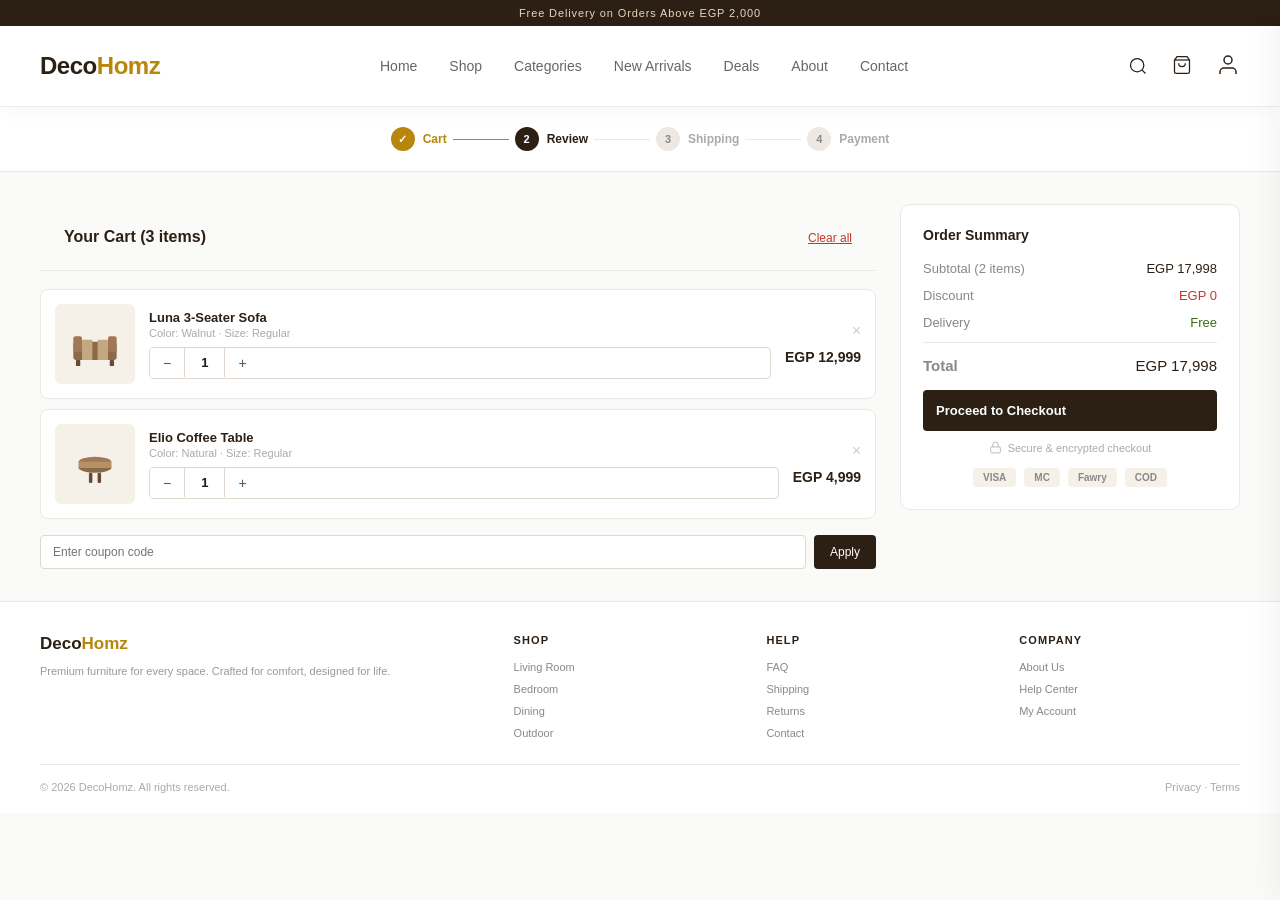
<file: cart.html>
<!DOCTYPE html>
<html lang="en">

<head>
  <meta charset="UTF-8">
  <meta name="viewport" content="width=device-width, initial-scale=1.0">
  <title>Your Cart — DecoHomz</title>
  <link rel="stylesheet" href="css/shared.css">
  <link rel="stylesheet" href="css/cart.css">
</head>

<body>

  <div class="topbar">Free Delivery on Orders Above EGP 2,000</div>
  <nav><div class="nav-inner">
    <div class="logo">Deco<span>Homz</span></div>
    <ul class="nav-links">
      <li><a href="index.html">Home</a></li>
      <li><a href="shop.html">Shop</a></li>
      <li><a href="categories.html">Categories</a></li>
      <li><a href="new-arrivals.html">New Arrivals</a></li>
      <li><a href="deals.html">Deals</a></li>
      <li><a href="about.html">About</a></li>
      <li><a href="contact.html">Contact</a></li>
    </ul>
    <div class="nav-right">
      <div class="search-container">
        <svg class="search-trigger" viewBox="0 0 24 24" stroke-width="1.5" stroke="currentColor" fill="none">
          <circle cx="11" cy="11" r="8" />
          <path d="m21 21-4.35-4.35" />
        </svg>
      </div>
      <div class="cart-trigger" title="Shopping Cart" style="position:relative; cursor:pointer">
        <svg viewBox="0 0 24 24" stroke-width="1.5" stroke="currentColor" fill="none">
          <path d="M6 2 3 6v14a2 2 0 0 0 2 2h14a2 2 0 0 0 2-2V6l-3-4z" />
          <line x1="3" y1="6" x2="21" y2="6" />
          <path d="M16 10a4 4 0 0 1-8 0" />
        </svg>
        <div class="badge badge-cart" style="display:none">0</div>
      </div>
      <div class="user-trigger" title="Account" onclick="location.href='account.html'" style="cursor:pointer">
        <svg viewBox="0 0 24 24" stroke-width="1.5" stroke="currentColor" fill="none">
          <path d="M20 21v-2a4 4 0 0 0-4-4H8a4 4 0 0 0-4 4v2" />
          <circle cx="12" cy="7" r="4" />
        </svg>
      </div>
    </div>
  </div></nav>

  <div class="steps">
    <div class="step done">
      <div class="step-num">✓</div>
      <div class="step-name">Cart</div>
    </div>
    <div class="step-line done"></div>
    <div class="step active">
      <div class="step-num">2</div>
      <div class="step-name">Review</div>
    </div>
    <div class="step-line"></div>
    <div class="step inactive">
      <div class="step-num">3</div>
      <div class="step-name">Shipping</div>
    </div>
    <div class="step-line"></div>
    <div class="step inactive">
      <div class="step-num">4</div>
      <div class="step-name">Payment</div>
    </div>
  </div>

  <div class="cart-layout">
    <div class="cart-items">
      <div class="cart-header">
        <div class="cart-title">Your Cart (3 items)</div>
        <button class="clear-btn">Clear all</button>
      </div>
      <div id="cart-page-container">
        <!-- Static items for fail-safe prototype -->
        <div class="cart-item">
          <div class="item-img"><svg viewBox="0 0 120 120" fill="none">
              <rect x="10" y="55" width="100" height="42" rx="7" fill="#8B6A48" />
              <rect x="10" y="42" width="20" height="36" rx="5" fill="#A07858" />
              <rect x="90" y="42" width="20" height="36" rx="5" fill="#A07858" />
              <rect x="30" y="50" width="24" height="47" rx="3" fill="#C4A882" />
              <rect x="66" y="50" width="24" height="47" rx="3" fill="#C4A882" />
              <rect x="16" y="97" width="10" height="14" rx="2" fill="#6B4832" />
              <rect x="94" y="97" width="10" height="14" rx="2" fill="#6B4832" />
            </svg></div>
          <div class="item-info">
            <div class="item-name">Luna 3-Seater Sofa</div>
            <div class="item-meta">Color: Walnut · Size: Regular</div>
            <div class="qty-ctrl"><button class="qty-btn">−</button><span class="qty-num">1</span><button
                class="qty-btn">+</button></div>
          </div>
          <div class="item-price-col"><button class="remove-btn">×</button>
            <div>
              <div class="item-price">EGP 12,999</div>
            </div>
          </div>
        </div>
        <div class="cart-item">
          <div class="item-img"><svg viewBox="0 0 120 120" fill="none">
              <ellipse cx="60" cy="68" rx="38" ry="12" fill="#8B6A48" />
              <ellipse cx="60" cy="55" rx="38" ry="12" fill="#A07858" />
              <rect x="22" y="55" width="76" height="14" rx="3" fill="#B89068" />
              <rect x="46" y="80" width="8" height="24" rx="3" fill="#6B4832" />
              <rect x="66" y="80" width="8" height="24" rx="3" fill="#6B4832" />
            </svg></div>
          <div class="item-info">
            <div class="item-name">Elio Coffee Table</div>
            <div class="item-meta">Color: Natural · Size: Regular</div>
            <div class="qty-ctrl"><button class="qty-btn">−</button><span class="qty-num">1</span><button
                class="qty-btn">+</button></div>
          </div>
          <div class="item-price-col"><button class="remove-btn">×</button>
            <div>
              <div class="item-price">EGP 4,999</div>
            </div>
          </div>
        </div>
      </div>

      <div class="coupon-row">
        <input type="text" id="coupon-input" placeholder="Enter coupon code">
        <button id="apply-coupon">Apply</button>
      </div>
    </div>

    <div class="summary">
      <div class="summary-title">Order Summary</div>
      <div class="sum-row"><span class="key">Subtotal (2 items)</span><span class="val">EGP 17,998</span></div>
      <div class="sum-row discount"><span class="key">Discount</span><span class="val">EGP 0</span></div>
      <div class="sum-row"><span class="key">Delivery</span><span class="val" style="color:#3B6D11">Free</span></div>
      <div class="sum-row total"><span class="key">Total</span><span class="val">EGP 17,998</span></div>
      <a href="checkout.html" class="btn-checkout">Proceed to Checkout</a>
      <div class="secure-note">
        <svg viewBox="0 0 24 24" stroke-width="1.5">
          <rect x="3" y="11" width="18" height="11" rx="2" ry="2" />
          <path d="M7 11V7a5 5 0 0 1 10 0v4" />
        </svg>
        Secure & encrypted checkout
      </div>
      <div class="payment-icons">
        <div class="p-icon">VISA</div>
        <div class="p-icon">MC</div>
        <div class="p-icon">Fawry</div>
        <div class="p-icon">COD</div>
      </div>
    </div>
  </div>

  <script src="js/products-data.js"></script>
  <footer>
    <div class="footer-grid">
      <div>
        <div class="f-logo">Deco<span>Homz</span></div>
        <p class="f-desc">Premium furniture for every space. Crafted for comfort, designed for life.</p>
      </div>
      <div>
        <div class="f-head">Shop</div>
        <ul class="f-links">
          <li><a href="shop.html">Living Room</a></li>
          <li><a href="shop.html">Bedroom</a></li>
          <li><a href="shop.html">Dining</a></li>
          <li><a href="shop.html">Outdoor</a></li>
        </ul>
      </div>
      <div>
        <div class="f-head">Help</div>
        <ul class="f-links">
          <li><a href="faq.html">FAQ</a></li>
          <li><a href="contact.html">Shipping</a></li>
          <li><a href="contact.html">Returns</a></li>
          <li><a href="contact.html">Contact</a></li>
        </ul>
      </div>
      <div>
        <div class="f-head">Company</div>
        <ul class="f-links">
          <li><a href="about.html">About Us</a></li>
          <li><a href="faq.html">Help Center</a></li>
          <li><a href="account.html">My Account</a></li>
        </ul>
      </div>
    </div>
    <div class="footer-bottom">
      <span>© 2026 DecoHomz. All rights reserved.</span>
      <span>Privacy · Terms</span>
    </div>
  </footer>

  <script src="js/shared.js"></script>
  <script src="js/cart.js"></script>
</body>

</html>
</file>
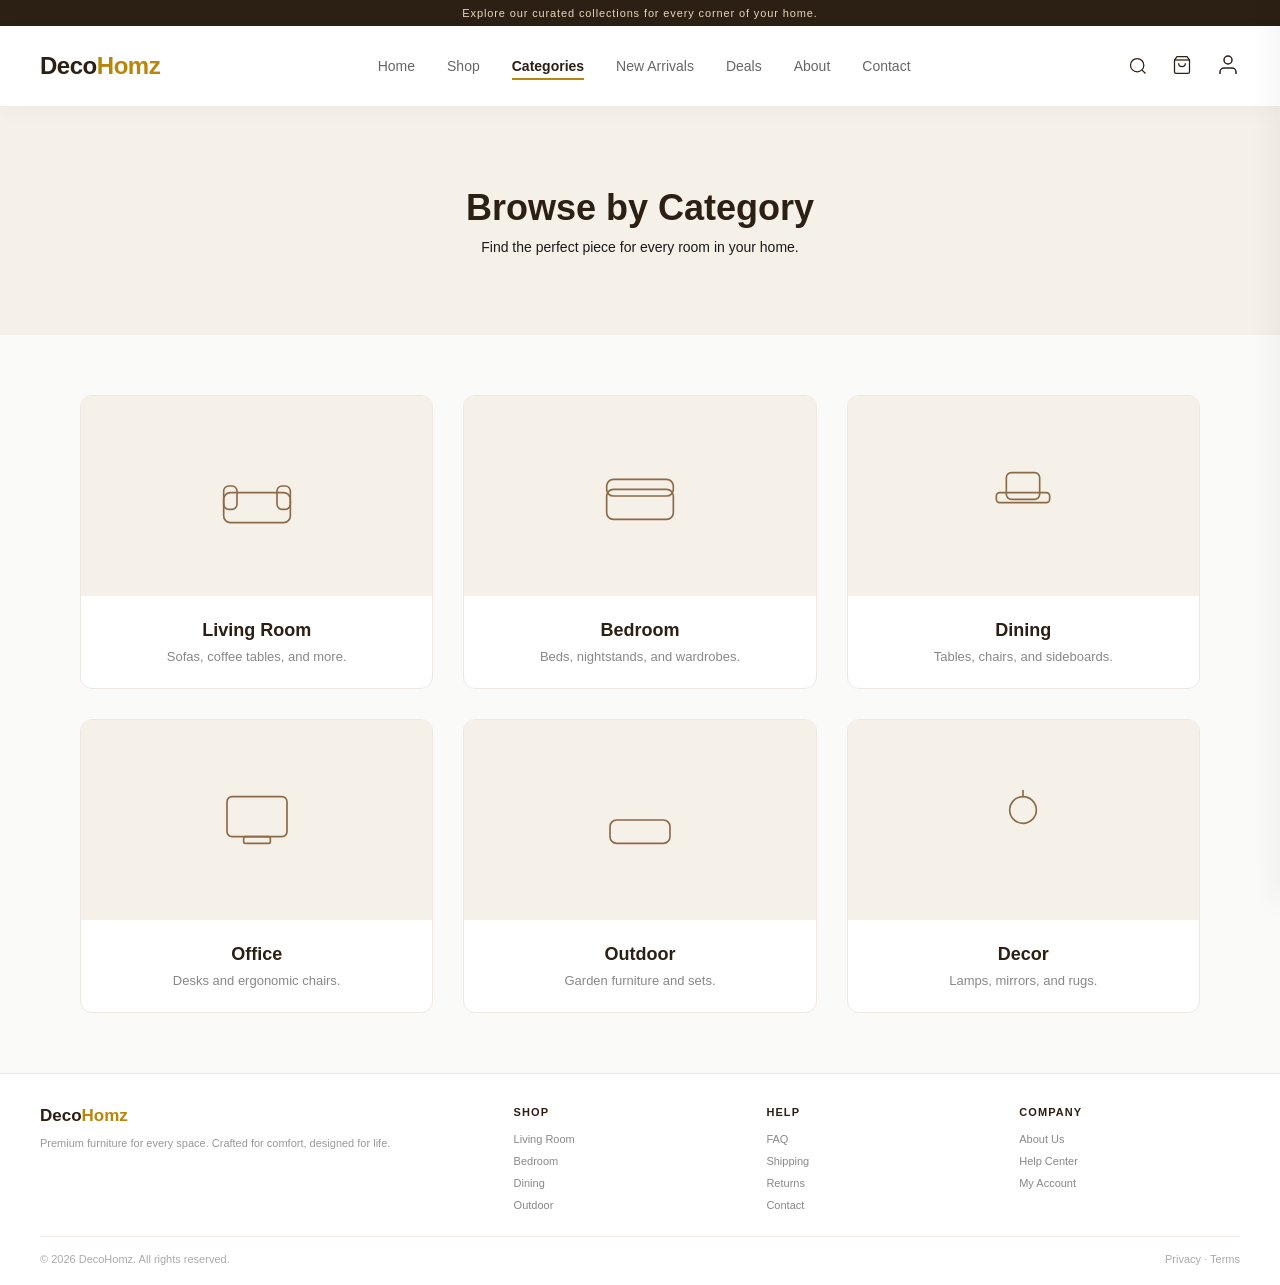
<file: categories.html>
<!DOCTYPE html>
<html lang="en">
<head>
  <meta charset="UTF-8">
  <meta name="viewport" content="width=device-width, initial-scale=1.0">
  <title>Categories — DecoHomz</title>
  <link rel="stylesheet" href="css/shared.css">
  <style>
    .cat-hero { background: #F5F0E8; padding: 80px 40px; text-align: center; }
    .cat-hero h1 { font-size: 36px; color: #2C1F14; margin-bottom: 10px; }
    
    .cat-grid-large { max-width: 1200px; margin: 60px auto; padding: 0 40px; display: grid; grid-template-columns: repeat(3, 1fr); gap: 30px; }
    .cat-card-l { background: #fff; border: 1px solid #EDE8E2; border-radius: 12px; overflow: hidden; transition: 0.3s; text-decoration: none; display: flex; flex-direction: column; }
    .cat-card-l:hover { transform: translateY(-5px); box-shadow: 0 10px 30px rgba(0,0,0,0.05); }
    .cat-img-l { height: 200px; background: #F5F0E8; display: flex; align-items: center; justify-content: center; }
    .cat-img-l svg { width: 80px; height: 80px; stroke: #8B6A48; fill: none; }
    .cat-info-l { padding: 24px; text-align: center; }
    .cat-info-l h3 { font-size: 18px; color: #2C1F14; margin-bottom: 8px; }
    .cat-info-l p { font-size: 13px; color: #888; }
    
    @media (max-width: 768px) {
      .cat-grid-large { grid-template-columns: 1fr; padding: 0 20px; margin: 30px auto; gap: 20px; }
      .cat-hero { padding: 40px 20px; }
      .cat-hero h1 { font-size: 28px; }
    }
  </style>
</head>
<body>

<div class="topbar">Explore our curated collections for every corner of your home.</div>
<nav><div class="nav-inner">
  <div class="logo">Deco<span>Homz</span></div>
  <ul class="nav-links">
    <li><a href="index.html">Home</a></li>
    <li><a href="shop.html">Shop</a></li>
    <li><a href="categories.html" class="active">Categories</a></li>
    <li><a href="new-arrivals.html">New Arrivals</a></li>
    <li><a href="deals.html">Deals</a></li>
    <li><a href="about.html">About</a></li>
    <li><a href="contact.html">Contact</a></li>
  </ul>
  <div class="nav-right">
    <div class="search-container">
      <svg class="search-trigger" viewBox="0 0 24 24" stroke-width="1.5" stroke="currentColor" fill="none"><circle cx="11" cy="11" r="8"/><path d="m21 21-4.35-4.35"/></svg>
    </div>
    <div class="cart-trigger" title="Shopping Cart" style="position:relative; cursor:pointer">
      <svg viewBox="0 0 24 24" stroke-width="1.5" stroke="currentColor" fill="none"><path d="M6 2 3 6v14a2 2 0 0 0 2 2h14a2 2 0 0 0 2-2V6l-3-4z"/><line x1="3" y1="6" x2="21" y2="6"/><path d="M16 10a4 4 0 0 1-8 0"/></svg>
      <div class="badge badge-cart" style="display:none">0</div>
    </div>
    <div class="user-trigger" title="Account" onclick="location.href='account.html'" style="cursor:pointer">
      <svg viewBox="0 0 24 24" stroke-width="1.5" stroke="currentColor" fill="none"><path d="M20 21v-2a4 4 0 0 0-4-4H8a4 4 0 0 0-4 4v2"/><circle cx="12" cy="7" r="4"/></svg>
    </div>
  </div>
</div></nav>

<div class="cat-hero">
  <h1>Browse by Category</h1>
  <p>Find the perfect piece for every room in your home.</p>
</div>

<div class="cat-grid-large">
  <a href="shop.html?category=Living%20Room" class="cat-card-l">
    <div class="cat-img-l"><svg viewBox="0 0 48 48"><rect x="4" y="22" width="40" height="18" rx="4"/><rect x="4" y="18" width="8" height="14" rx="3"/><rect x="36" y="18" width="8" height="14" rx="3"/></svg></div>
    <div class="cat-info-l"><h3>Living Room</h3><p>Sofas, coffee tables, and more.</p></div>
  </a>
  <a href="shop.html?category=Bedroom" class="cat-card-l">
    <div class="cat-img-l"><svg viewBox="0 0 48 48"><rect x="4" y="20" width="40" height="18" rx="4"/><rect x="4" y="14" width="40" height="10" rx="4"/></svg></div>
    <div class="cat-info-l"><h3>Bedroom</h3><p>Beds, nightstands, and wardrobes.</p></div>
  </a>
  <a href="shop.html?category=Dining" class="cat-card-l">
    <div class="cat-img-l"><svg viewBox="0 0 48 48"><rect x="8" y="22" width="32" height="6" rx="2"/><rect x="14" y="10" width="20" height="16" rx="3"/></svg></div>
    <div class="cat-info-l"><h3>Dining</h3><p>Tables, chairs, and sideboards.</p></div>
  </a>
  <a href="shop.html?category=Office" class="cat-card-l">
    <div class="cat-img-l"><svg viewBox="0 0 48 48"><rect x="6" y="10" width="36" height="24" rx="3"/><rect x="16" y="34" width="16" height="4" rx="1"/></svg></div>
    <div class="cat-info-l"><h3>Office</h3><p>Desks and ergonomic chairs.</p></div>
  </a>
  <a href="shop.html?category=Outdoor" class="cat-card-l">
    <div class="cat-img-l"><svg viewBox="0 0 48 48"><rect x="6" y="24" width="36" height="14" rx="4"/></svg></div>
    <div class="cat-info-l"><h3>Outdoor</h3><p>Garden furniture and sets.</p></div>
  </a>
  <a href="shop.html?category=Decor" class="cat-card-l">
    <div class="cat-img-l"><svg viewBox="0 0 48 48"><circle cx="24" cy="18" r="8"/><path d="M24 10 V6"/></svg></div>
    <div class="cat-info-l"><h3>Decor</h3><p>Lamps, mirrors, and rugs.</p></div>
  </a>
</div>

<footer>
  <div class="footer-grid">
    <div>
      <div class="f-logo">Deco<span>Homz</span></div>
      <p class="f-desc">Premium furniture for every space. Crafted for comfort, designed for life.</p>
    </div>
    <div>
      <div class="f-head">Shop</div>
      <ul class="f-links">
        <li><a href="shop.html">Living Room</a></li>
        <li><a href="shop.html">Bedroom</a></li>
        <li><a href="shop.html">Dining</a></li>
        <li><a href="shop.html">Outdoor</a></li>
      </ul>
    </div>
    <div>
      <div class="f-head">Help</div>
      <ul class="f-links">
        <li><a href="faq.html">FAQ</a></li>
        <li><a href="contact.html">Shipping</a></li>
        <li><a href="contact.html">Returns</a></li>
        <li><a href="contact.html">Contact</a></li>
      </ul>
    </div>
    <div>
      <div class="f-head">Company</div>
      <ul class="f-links">
        <li><a href="about.html">About Us</a></li>
        <li><a href="faq.html">Help Center</a></li>
        <li><a href="account.html">My Account</a></li>
      </ul>
    </div>
  </div>
  <div class="footer-bottom">
    <span>© 2026 DecoHomz. All rights reserved.</span>
    <span>Privacy · Terms</span>
  </div>
</footer>

<script src="js/shared.js"></script>
</body>
</html>
</file>
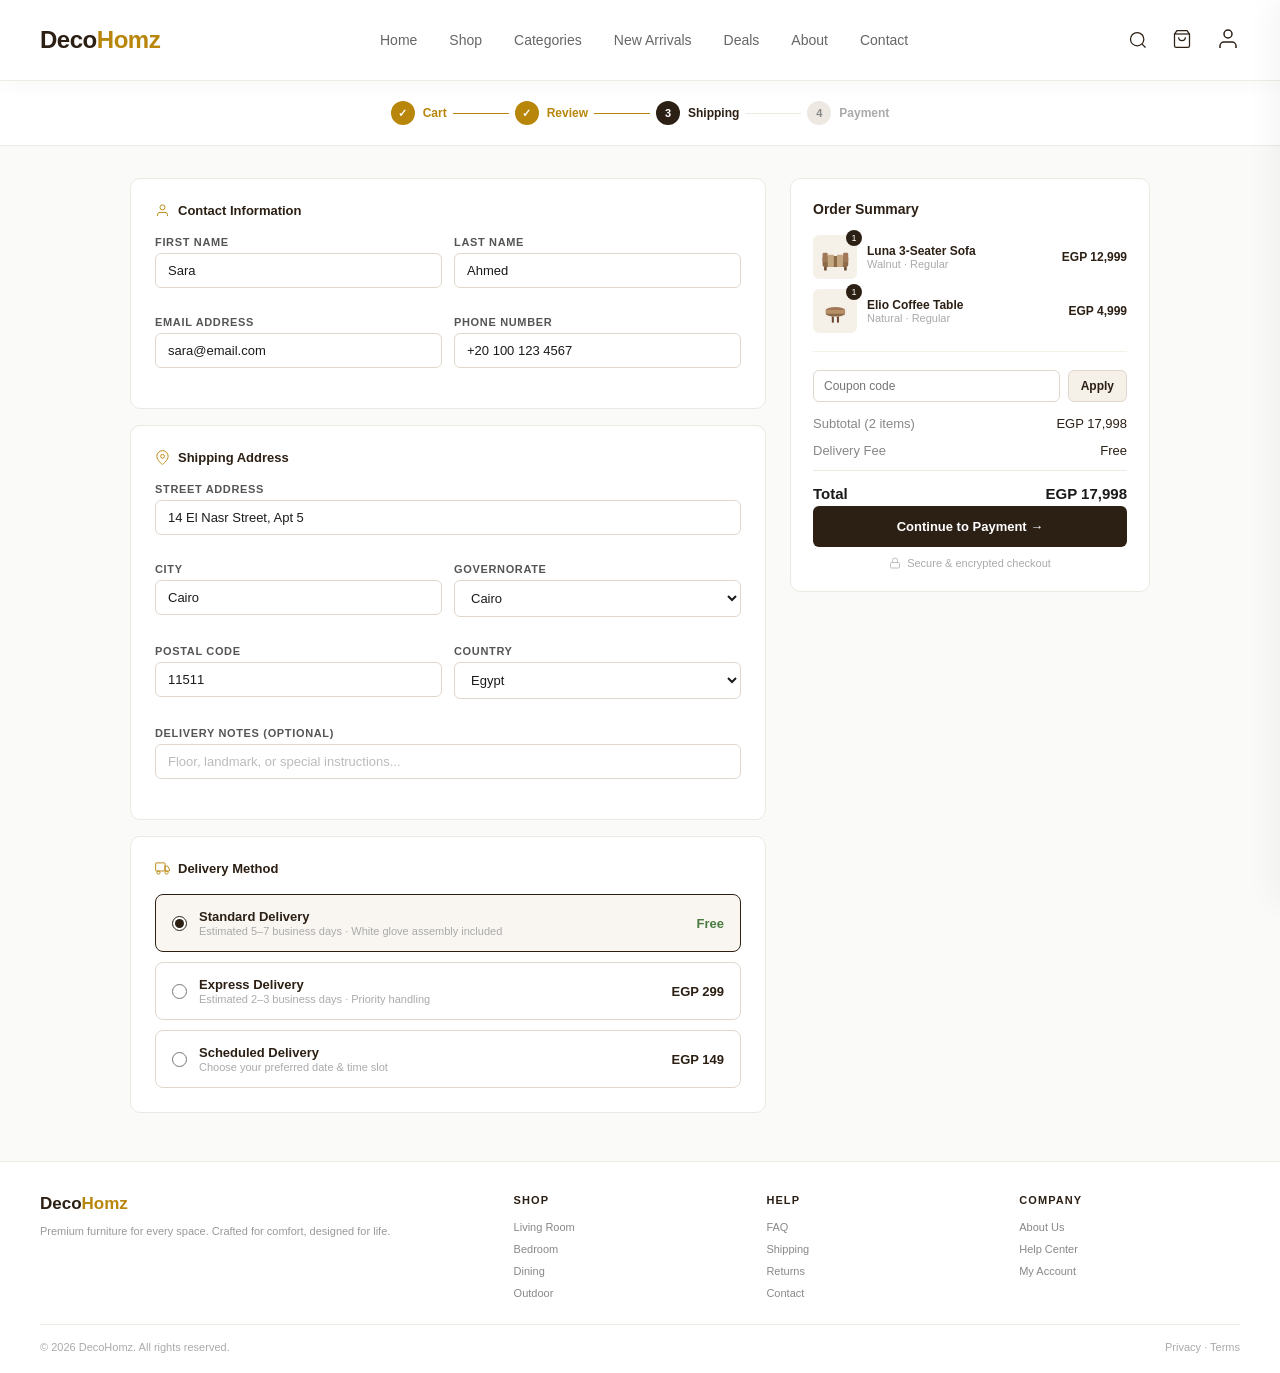
<file: checkout.html>
<!DOCTYPE html>
<html lang="en">

<head>
  <meta charset="UTF-8">
  <meta name="viewport" content="width=device-width, initial-scale=1.0">
  <title>Checkout — DecoHomz</title>
  <link rel="stylesheet" href="css/shared.css">
  <link rel="stylesheet" href="css/checkout.css">
</head>

<body>


  <nav>
    <div class="nav-inner">
      <div class="logo">Deco<span>Homz</span></div>
      <ul class="nav-links">
        <li><a href="index.html">Home</a></li>
        <li><a href="shop.html">Shop</a></li>
        <li><a href="categories.html">Categories</a></li>
        <li><a href="new-arrivals.html">New Arrivals</a></li>
        <li><a href="deals.html">Deals</a></li>
        <li><a href="about.html">About</a></li>
        <li><a href="contact.html">Contact</a></li>
      </ul>
      <div class="nav-right">
        <div class="search-container">
          <svg class="search-trigger" viewBox="0 0 24 24" stroke-width="1.5" stroke="currentColor" fill="none">
            <circle cx="11" cy="11" r="8" />
            <path d="m21 21-4.35-4.35" />
          </svg>
        </div>
        <div class="cart-trigger" title="Shopping Cart" style="position:relative; cursor:pointer">
          <svg viewBox="0 0 24 24" stroke-width="1.5" stroke="currentColor" fill="none">
            <path d="M6 2 3 6v14a2 2 0 0 0 2 2h14a2 2 0 0 0 2-2V6l-3-4z" />
            <line x1="3" y1="6" x2="21" y2="6" />
            <path d="M16 10a4 4 0 0 1-8 0" />
          </svg>
          <div class="badge badge-cart" style="display:none">0</div>
        </div>
        <div class="user-trigger" title="Account" onclick="location.href='account.html'" style="cursor:pointer">
          <svg viewBox="0 0 24 24" stroke-width="1.5" stroke="currentColor" fill="none">
            <path d="M20 21v-2a4 4 0 0 0-4-4H8a4 4 0 0 0-4 4v2" />
            <circle cx="12" cy="7" r="4" />
          </svg>
        </div>
      </div>
    </div>
  </nav>

  <div class="steps">
    <div class="step done">
      <div class="step-num">✓</div>
      <div class="step-name">Cart</div>
    </div>
    <div class="step-line done"></div>
    <div class="step done">
      <div class="step-num">✓</div>
      <div class="step-name">Review</div>
    </div>
    <div class="step-line done"></div>
    <div class="step active">
      <div class="step-num">3</div>
      <div class="step-name">Shipping</div>
    </div>
    <div class="step-line"></div>
    <div class="step inactive">
      <div class="step-num">4</div>
      <div class="step-name">Payment</div>
    </div>
  </div>

  <div class="checkout-wrap">
    <div>

      <form id="checkout-form">
        <div id="checkout-step-1">
          <!-- Contact -->
          <div class="form-block">
            <div class="block-title"><svg viewBox="0 0 24 24" stroke-width="1.5">
                <path d="M20 21v-2a4 4 0 0 0-4-4H8a4 4 0 0 0-4 4v2" />
                <circle cx="12" cy="7" r="4" />
              </svg>Contact Information</div>
            <div class="form-grid">
              <div class="field"><label>First Name</label><input type="text" placeholder="Sara" value="Sara" required>
              </div>
              <div class="field"><label>Last Name</label><input type="text" placeholder="Ahmed" value="Ahmed" required>
              </div>
              <div class="field"><label>Email Address</label><input type="email" placeholder="sara@email.com"
                  value="sara@email.com" required></div>
              <div class="field"><label>Phone Number</label><input type="tel" placeholder="+20 1XX XXX XXXX"
                  value="+20 100 123 4567" required></div>
            </div>
          </div>

          <!-- Shipping Address -->
          <div class="form-block">
            <div class="block-title"><svg viewBox="0 0 24 24" stroke-width="1.5">
                <path d="M21 10c0 7-9 13-9 13s-9-6-9-13a9 9 0 0 1 18 0z" />
                <circle cx="12" cy="10" r="3" />
              </svg>Shipping Address</div>
            <div class="form-grid">
              <div class="field full"><label>Street Address</label><input type="text"
                  placeholder="14 El Nasr Street, Apt 5" value="14 El Nasr Street, Apt 5" required></div>
              <div class="field"><label>City</label><input type="text" placeholder="Cairo" value="Cairo" required></div>
              <div class="field"><label>Governorate</label>
                <select required>
                  <option>Cairo</option>
                  <option>Giza</option>
                  <option>Alexandria</option>
                  <option>Sharm El Sheikh</option>
                </select>
              </div>
              <div class="field"><label>Postal Code</label><input type="text" placeholder="11511" value="11511"
                  required>
              </div>
              <div class="field"><label>Country</label><select required>
                  <option>Egypt</option>
                </select></div>
              <div class="field full"><label>Delivery Notes (optional)</label><input type="text"
                  placeholder="Floor, landmark, or special instructions..."></div>
            </div>
          </div>

          <!-- Delivery Method -->
          <div class="form-block">
            <div class="block-title"><svg viewBox="0 0 24 24" stroke-width="1.5">
                <rect x="1" y="3" width="15" height="13" rx="1" />
                <path d="M16 8h4l3 5v3h-7V8z" />
                <circle cx="5.5" cy="18.5" r="2.5" />
                <circle cx="18.5" cy="18.5" r="2.5" />
              </svg>Delivery Method</div>
            <div class="delivery-opts">
              <div class="delivery-opt selected" onclick="selectDelivery(this)">
                <div class="delivery-opt-left">
                  <input type="radio" name="delivery" checked>
                  <div class="delivery-opt-info">
                    <div class="opt-name">Standard Delivery</div>
                    <div class="opt-desc">Estimated 5–7 business days · White glove assembly included</div>
                  </div>
                </div>
                <div class="opt-price free">Free</div>
              </div>
              <div class="delivery-opt" onclick="selectDelivery(this)">
                <div class="delivery-opt-left">
                  <input type="radio" name="delivery">
                  <div class="delivery-opt-info">
                    <div class="opt-name">Express Delivery</div>
                    <div class="opt-desc">Estimated 2–3 business days · Priority handling</div>
                  </div>
                </div>
                <div class="opt-price">EGP 299</div>
              </div>
              <div class="delivery-opt" onclick="selectDelivery(this)">
                <div class="delivery-opt-left">
                  <input type="radio" name="delivery">
                  <div class="delivery-opt-info">
                    <div class="opt-name">Scheduled Delivery</div>
                    <div class="opt-desc">Choose your preferred date & time slot</div>
                  </div>
                </div>
                <div class="opt-price">EGP 149</div>
              </div>
            </div>
          </div>
        </div>

        <div id="checkout-step-2" style="display:none;">
          <!-- Payment -->
          <div class="form-block">
            <div class="block-title"><svg viewBox="0 0 24 24" stroke-width="1.5">
                <rect x="1" y="4" width="22" height="16" rx="2" />
                <line x1="1" y1="10" x2="23" y2="10" />
              </svg>Payment Method</div>
            <div class="payment-tabs">
              <button class="pay-tab active" onclick="switchPay('card',this)">Credit / Debit Card</button>
              <button class="pay-tab" onclick="switchPay('fawry',this)">Fawry</button>
              <button class="pay-tab" onclick="switchPay('cod',this)">Cash on Delivery</button>
            </div>

            <div id="pay-card">
              <div class="card-icons">
                <div class="c-icon">VISA</div>
                <div class="c-icon">MC</div>
                <div class="c-icon">AMEX</div>
              </div>
              <div class="form-grid">
                <div class="field full"><label>Cardholder Name</label><input type="text" placeholder="Sara Ahmed"></div>
                <div class="field full"><label>Card Number</label><input type="text"
                    placeholder="1234  5678  9012  3456">
                </div>
                <div class="field"><label>Expiry Date</label><input type="text" placeholder="MM / YY"></div>
                <div class="field"><label>CVV</label><input type="text" placeholder="•••"></div>
              </div>
              pay here: <a href="https://ipn.eg/S/ahmed0x01/instapay/3dBFM2">pay now</a>

              <div class="card-security"><svg viewBox="0 0 24 24" stroke-width="1.5">
                  <rect x="3" y="11" width="18" height="11" rx="2" />
                  <path d="M7 11V7a5 5 0 0 1 10 0v4" />
                </svg>Your card details are encrypted and never stored.</div>
            </div>

            <div id="pay-fawry" class="alt-pay">
              <strong style="color:#2C1F14">How to pay with Fawry:</strong><br>
              1. Complete your order and note the Fawry reference code.<br>
              2. Visit any Fawry outlet or use the Fawry app.<br>
              3. Enter the reference code and pay the total amount.<br>
              4. Your order will be confirmed within 1 hour of payment.

            </div>

            <div id="pay-cod" class="alt-pay">
              <strong style="color:#2C1F14">Cash on Delivery</strong><br>
              Pay in cash when your order arrives. Please have the exact amount ready.<br>
              Available on orders up to <strong>EGP 30,000</strong>. A refundable deposit of <strong>EGP 500</strong> is
              required to confirm your order.
            </div>
          </div>
          <button type="button" class="btn-outline" style="width:100%;margin-top:16px;padding:12px;cursor:pointer"
            onclick="backToShipping()">← Back to Shipping</button>
        </div>
      </form>
    </div>

    <!-- ORDER SUMMARY -->
    <div class="summary-box">
      <div class="sum-title">Order Summary</div>
      <div id="checkout-summary-items" class="sum-items">
        <!-- Static items for fail-safe prototype -->
        <div class="sum-item">
          <div class="sum-thumb"><svg viewBox="0 0 120 120" fill="none">
              <rect x="10" y="55" width="100" height="42" rx="7" fill="#8B6A48" />
              <rect x="10" y="42" width="20" height="36" rx="5" fill="#A07858" />
              <rect x="90" y="42" width="20" height="36" rx="5" fill="#A07858" />
              <rect x="30" y="50" width="24" height="47" rx="3" fill="#C4A882" />
              <rect x="66" y="50" width="24" height="47" rx="3" fill="#C4A882" />
              <rect x="16" y="97" width="10" height="14" rx="2" fill="#6B4832" />
              <rect x="94" y="97" width="10" height="14" rx="2" fill="#6B4832" />
            </svg>
            <div class="qty-badge">1</div>
          </div>
          <div class="sum-item-info">
            <div class="sum-item-name">Luna 3-Seater Sofa</div>
            <div class="sum-item-meta">Walnut · Regular</div>
          </div>
          <div class="sum-item-price">EGP 12,999</div>
        </div>
        <div class="sum-item">
          <div class="sum-thumb"><svg viewBox="0 0 120 120" fill="none">
              <ellipse cx="60" cy="68" rx="38" ry="12" fill="#8B6A48" />
              <ellipse cx="60" cy="55" rx="38" ry="12" fill="#A07858" />
              <rect x="22" y="55" width="76" height="14" rx="3" fill="#B89068" />
              <rect x="46" y="80" width="8" height="24" rx="3" fill="#6B4832" />
              <rect x="66" y="80" width="8" height="24" rx="3" fill="#6B4832" />
            </svg>
            <div class="qty-badge">1</div>
          </div>
          <div class="sum-item-info">
            <div class="sum-item-name">Elio Coffee Table</div>
            <div class="sum-item-meta">Natural · Regular</div>
          </div>
          <div class="sum-item-price">EGP 4,999</div>
        </div>
        <!-- Dynamic summary items -->
      </div>
      <div class="coupon-row">
        <input type="text" placeholder="Coupon code">
        <button>Apply</button>
      </div>
      <div class="sum-row"><span class="k">Subtotal (2 items)</span><span class="v">EGP 17,998</span></div>
      <div class="sum-row"><span class="k">Delivery Fee</span><span class="v">Free</span></div>
      <div class="sum-total"><span>Total</span><span>EGP 17,998</span></div>
      <button class="btn-place">Place Order →</button>
      <div class="secure-note"><svg viewBox="0 0 24 24" stroke-width="1.5">
          <rect x="3" y="11" width="18" height="11" rx="2" />
          <path d="M7 11V7a5 5 0 0 1 10 0v4" />
        </svg>Secure & encrypted checkout</div>
    </div>
  </div>

  <script src="js/products-data.js"></script>
  <footer>
    <div class="footer-grid">
      <div>
        <div class="f-logo">Deco<span>Homz</span></div>
        <p class="f-desc">Premium furniture for every space. Crafted for comfort, designed for life.</p>
      </div>
      <div>
        <div class="f-head">Shop</div>
        <ul class="f-links">
          <li><a href="shop.html">Living Room</a></li>
          <li><a href="shop.html">Bedroom</a></li>
          <li><a href="shop.html">Dining</a></li>
          <li><a href="shop.html">Outdoor</a></li>
        </ul>
      </div>
      <div>
        <div class="f-head">Help</div>
        <ul class="f-links">
          <li><a href="faq.html">FAQ</a></li>
          <li><a href="contact.html">Shipping</a></li>
          <li><a href="contact.html">Returns</a></li>
          <li><a href="contact.html">Contact</a></li>
        </ul>
      </div>
      <div>
        <div class="f-head">Company</div>
        <ul class="f-links">
          <li><a href="about.html">About Us</a></li>
          <li><a href="faq.html">Help Center</a></li>
          <li><a href="account.html">My Account</a></li>
        </ul>
      </div>
    </div>
    <div class="footer-bottom">
      <span>© 2026 DecoHomz. All rights reserved.</span>
      <span>Privacy · Terms</span>
    </div>
  </footer>

  <script src="js/shared.js"></script>
  <script src="js/checkout.js"></script>
</body>

</html>
</file>
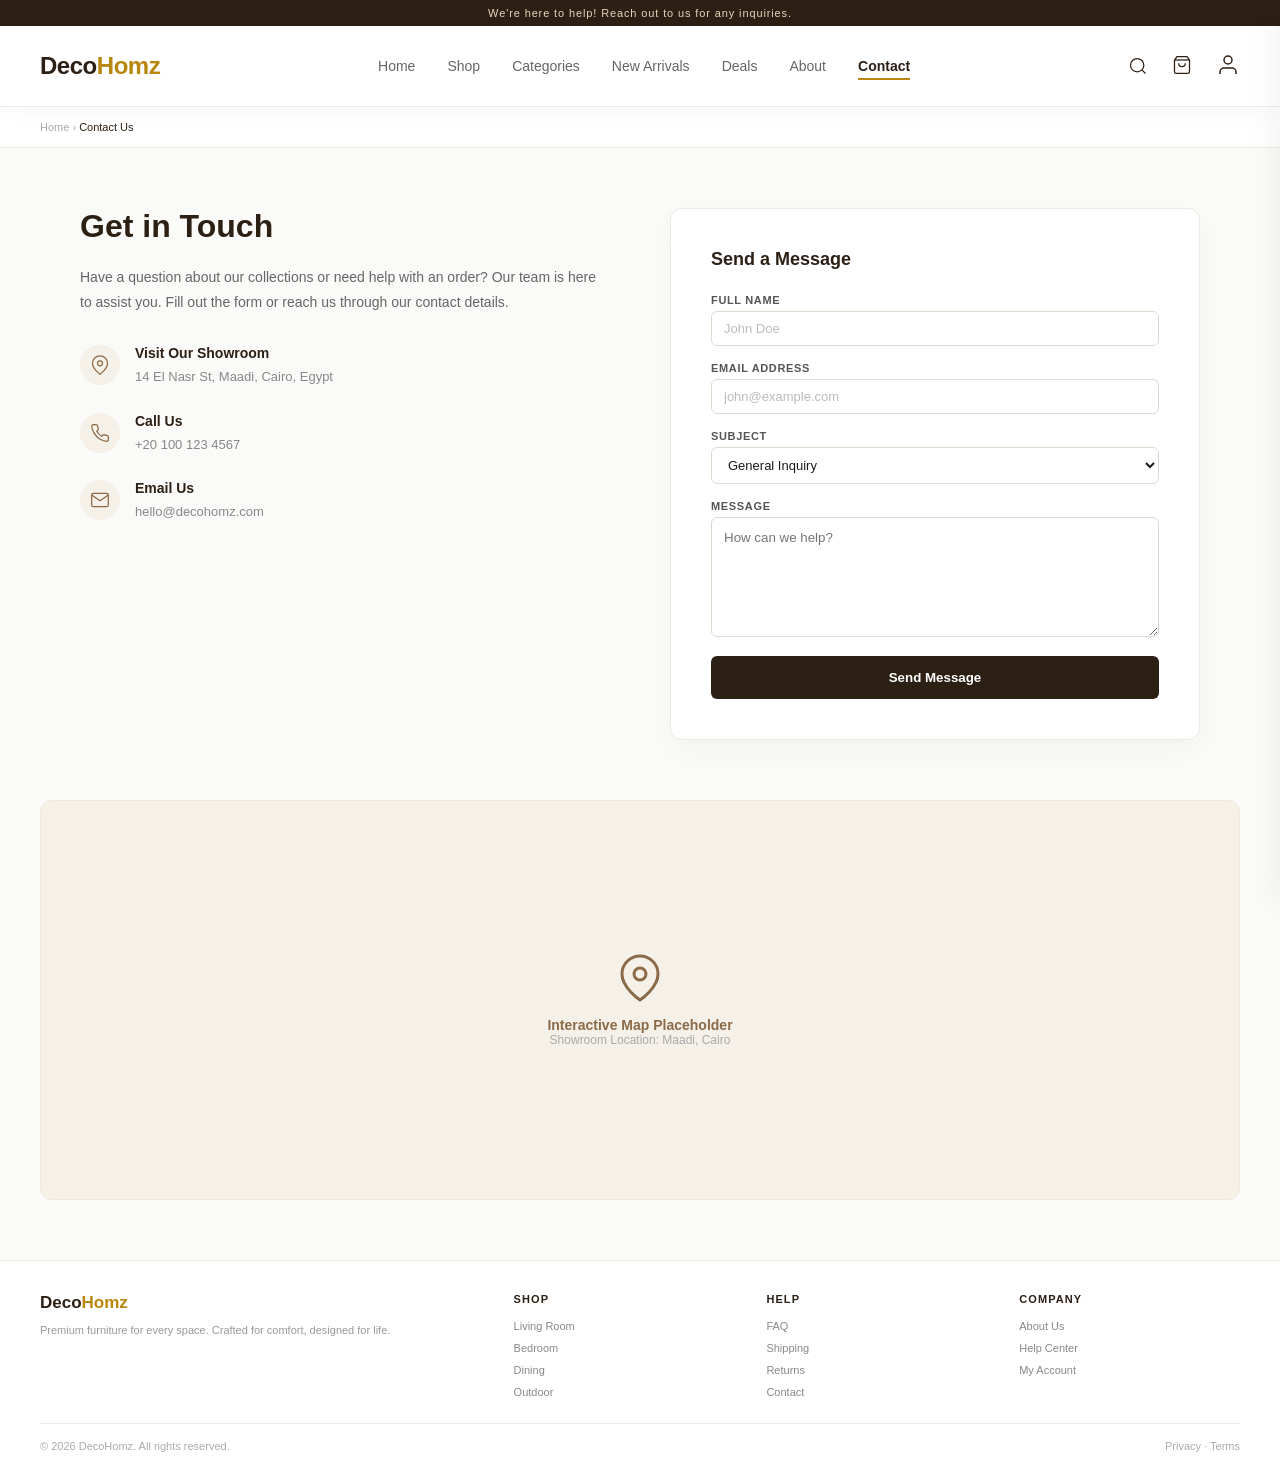
<file: contact.html>
<!DOCTYPE html>
<html lang="en">
<head>
  <meta charset="UTF-8">
  <meta name="viewport" content="width=device-width, initial-scale=1.0">
  <title>Contact Us — DecoHomz</title>
  <link rel="stylesheet" href="css/shared.css">
  <style>
    .contact-layout { display: grid; grid-template-columns: 1fr 1fr; gap: 60px; padding: 60px 40px; max-width: 1200px; margin: 0 auto; }
    .contact-info h1 { font-size: 32px; color: #2C1F14; margin-bottom: 20px; }
    .contact-info p { color: #666; line-height: 1.8; margin-bottom: 30px; }
    .info-item { display: flex; gap: 15px; margin-bottom: 24px; }
    .info-icon { width: 40px; height: 40px; background: #F5F0E8; border-radius: 50%; display: flex; align-items: center; justify-content: center; flex-shrink: 0; }
    .info-icon svg { width: 20px; height: 20px; stroke: #8B6A48; }
    .info-text h3 { font-size: 14px; color: #2C1F14; margin-bottom: 4px; }
    .info-text p { font-size: 13px; color: #888; margin: 0; }
    
    .contact-form { background: #fff; border: 1px solid #EDE8E2; padding: 40px; border-radius: 12px; box-shadow: 0 10px 30px rgba(0,0,0,0.03); }
    .form-title { font-size: 18px; font-weight: 700; color: #2C1F14; margin-bottom: 24px; }
    .submit-btn { width: 100%; background: #2C1F14; color: #fff; padding: 14px; border: none; border-radius: 6px; font-weight: 600; cursor: pointer; transition: 0.3s; }
    .submit-btn:hover { background: #444; }
    
    .map-section { height: 400px; background: #F5F0E8; border-radius: 12px; margin: 0 40px 60px; display: flex; align-items: center; justify-content: center; overflow: hidden; border: 1px solid #EDE8E2; }

    @media (max-width: 768px) {
      .contact-layout { grid-template-columns: 1fr; padding: 30px 20px; gap: 40px; }
      .map-section { margin: 0 20px 40px; height: 300px; }
      .contact-form { padding: 24px; }
    }
  </style>
</head>
<body>

<div class="topbar">We're here to help! Reach out to us for any inquiries.</div>
<nav><div class="nav-inner">
  <div class="logo">Deco<span>Homz</span></div>
  <ul class="nav-links">
    <li><a href="index.html">Home</a></li>
    <li><a href="shop.html">Shop</a></li>
    <li><a href="categories.html">Categories</a></li>
    <li><a href="new-arrivals.html">New Arrivals</a></li>
    <li><a href="deals.html">Deals</a></li>
    <li><a href="about.html">About</a></li>
    <li><a href="contact.html" class="active">Contact</a></li>
  </ul>
  <div class="nav-right">
    <div class="search-container">
      <svg class="search-trigger" viewBox="0 0 24 24" stroke-width="1.5" stroke="currentColor" fill="none"><circle cx="11" cy="11" r="8"/><path d="m21 21-4.35-4.35"/></svg>
    </div>
    <div class="cart-trigger" title="Shopping Cart" style="position:relative; cursor:pointer">
      <svg viewBox="0 0 24 24" stroke-width="1.5" stroke="currentColor" fill="none"><path d="M6 2 3 6v14a2 2 0 0 0 2 2h14a2 2 0 0 0 2-2V6l-3-4z"/><line x1="3" y1="6" x2="21" y2="6"/><path d="M16 10a4 4 0 0 1-8 0"/></svg>
      <div class="badge badge-cart" style="display:none">0</div>
    </div>
    <div class="user-trigger" title="Account" onclick="location.href='account.html'" style="cursor:pointer">
      <svg viewBox="0 0 24 24" stroke-width="1.5" stroke="currentColor" fill="none"><path d="M20 21v-2a4 4 0 0 0-4-4H8a4 4 0 0 0-4 4v2"/><circle cx="12" cy="7" r="4"/></svg>
    </div>
  </div>
</div></nav>

<div class="breadcrumb">Home › <span>Contact Us</span></div>

<div class="contact-layout">
  <div class="contact-info">
    <h1>Get in Touch</h1>
    <p>Have a question about our collections or need help with an order? Our team is here to assist you. Fill out the form or reach us through our contact details.</p>
    
    <div class="info-item">
      <div class="info-icon"><svg viewBox="0 0 24 24" fill="none" stroke-width="1.5"><path d="M21 10c0 7-9 13-9 13s-9-6-9-13a9 9 0 0 1 18 0z"/><circle cx="12" cy="10" r="3"/></svg></div>
      <div class="info-text"><h3>Visit Our Showroom</h3><p>14 El Nasr St, Maadi, Cairo, Egypt</p></div>
    </div>
    <div class="info-item">
      <div class="info-icon"><svg viewBox="0 0 24 24" fill="none" stroke-width="1.5"><path d="M22 16.92v3a2 2 0 0 1-2.18 2 19.79 19.79 0 0 1-8.63-3.07 19.5 19.5 0 0 1-6-6 19.79 19.79 0 0 1-3.07-8.67A2 2 0 0 1 4.11 2h3a2 2 0 0 1 2 1.72 12.84 12.84 0 0 0 .7 2.81 2 2 0 0 1-.45 2.11L8.09 9.91a16 16 0 0 0 6 6l1.27-1.27a2 2 0 0 1 2.11-.45 12.84 12.84 0 0 0 2.81.7A2 2 0 0 1 22 16.92z"/></svg></div>
      <div class="info-text"><h3>Call Us</h3><p>+20 100 123 4567</p></div>
    </div>
    <div class="info-item">
      <div class="info-icon"><svg viewBox="0 0 24 24" fill="none" stroke-width="1.5"><path d="M4 4h16c1.1 0 2 .9 2 2v12c0 1.1-.9 2-2 2H4c-1.1 0-2-.9-2-2V6c0-1.1.9-2 2-2z"/><polyline points="22,6 12,13 2,6"/></svg></div>
      <div class="info-text"><h3>Email Us</h3><p>hello@decohomz.com</p></div>
    </div>
  </div>
  
  <div class="contact-form">
    <div class="form-title">Send a Message</div>
    <form id="contact-form">
      <div class="field"><label>Full Name</label><input type="text" placeholder="John Doe" required></div>
      <div class="field"><label>Email Address</label><input type="email" placeholder="john@example.com" required></div>
      <div class="field"><label>Subject</label><select><option>General Inquiry</option><option>Order Status</option><option>Product Return</option><option>Wholesale</option></select></div>
      <div class="field"><label>Message</label><textarea placeholder="How can we help?" style="width:100%; border:1px solid #E0D8CE; border-radius:6px; padding:12px; font-family:inherit; min-height:120px;"></textarea></div>
      <button type="submit" class="submit-btn">Send Message</button>
    </form>
  </div>
</div>

<div class="map-section">
  <div style="text-align:center; color:#8B6A48">
    <svg width="48" height="48" viewBox="0 0 24 24" fill="none" stroke="currentColor" stroke-width="1.5" style="margin-bottom:12px"><path d="M21 10c0 7-9 13-9 13s-9-6-9-13a9 9 0 0 1 18 0z"/><circle cx="12" cy="10" r="3"/></svg>
    <div style="font-weight:600">Interactive Map Placeholder</div>
    <div style="font-size:12px; color:#aaa">Showroom Location: Maadi, Cairo</div>
  </div>
</div>

<footer>
  <div class="footer-grid">
    <div>
      <div class="f-logo">Deco<span>Homz</span></div>
      <p class="f-desc">Premium furniture for every space. Crafted for comfort, designed for life.</p>
    </div>
    <div>
      <div class="f-head">Shop</div>
      <ul class="f-links">
        <li><a href="shop.html">Living Room</a></li>
        <li><a href="shop.html">Bedroom</a></li>
        <li><a href="shop.html">Dining</a></li>
        <li><a href="shop.html">Outdoor</a></li>
      </ul>
    </div>
    <div>
      <div class="f-head">Help</div>
      <ul class="f-links">
        <li><a href="faq.html">FAQ</a></li>
        <li><a href="contact.html">Shipping</a></li>
        <li><a href="contact.html">Returns</a></li>
        <li><a href="contact.html">Contact</a></li>
      </ul>
    </div>
    <div>
      <div class="f-head">Company</div>
      <ul class="f-links">
        <li><a href="about.html">About Us</a></li>
        <li><a href="faq.html">Help Center</a></li>
        <li><a href="account.html">My Account</a></li>
      </ul>
    </div>
  </div>
  <div class="footer-bottom">
    <span>© 2026 DecoHomz. All rights reserved.</span>
    <span>Privacy · Terms</span>
  </div>
</footer>

<script src="js/shared.js"></script>
<script>
  document.getElementById('contact-form').addEventListener('submit', (e) => {
    e.preventDefault();
    alert('Thank you! Your message has been sent successfully.');
    e.target.reset();
  });
</script>
</body>
</html>
</file>
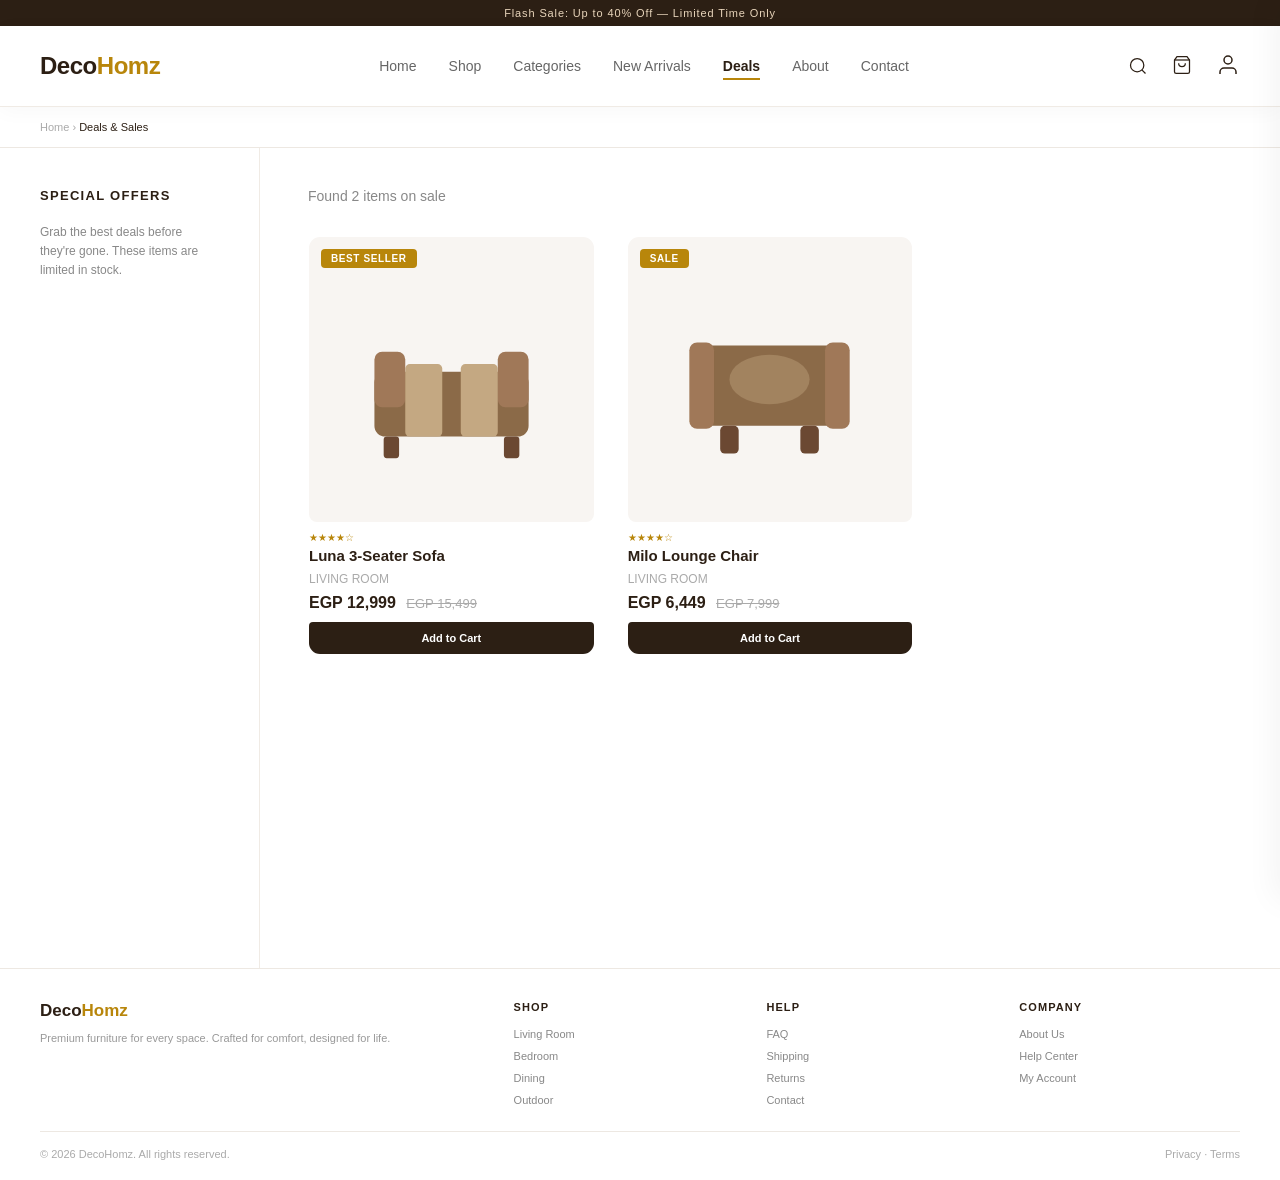
<file: deals.html>
<!DOCTYPE html>
<html lang="en">

<head>
  <meta charset="UTF-8">
  <meta name="viewport" content="width=device-width, initial-scale=1.0">
  <title>Deals — DecoHomz</title>
  <link rel="stylesheet" href="css/shared.css">
  <link rel="stylesheet" href="css/shop.css">
</head>

<body>

  <div class="topbar">Flash Sale: Up to 40% Off — Limited Time Only</div>
  <nav><div class="nav-inner">
    <div class="logo">Deco<span>Homz</span></div>
    <ul class="nav-links">
      <li><a href="index.html">Home</a></li>
      <li><a href="shop.html">Shop</a></li>
      <li><a href="categories.html">Categories</a></li>
      <li><a href="new-arrivals.html">New Arrivals</a></li>
      <li><a href="deals.html" class="active">Deals</a></li>
      <li><a href="about.html">About</a></li>
      <li><a href="contact.html">Contact</a></li>
    </ul>
    <div class="nav-right">
      <div class="search-container">
        <svg class="search-trigger" viewBox="0 0 24 24" stroke-width="1.5" stroke="currentColor" fill="none">
          <circle cx="11" cy="11" r="8" />
          <path d="m21 21-4.35-4.35" />
        </svg>
      </div>
      <div class="cart-trigger" title="Shopping Cart" style="position:relative; cursor:pointer">
        <svg viewBox="0 0 24 24" stroke-width="1.5" stroke="currentColor" fill="none">
          <path d="M6 2 3 6v14a2 2 0 0 0 2 2h14a2 2 0 0 0 2-2V6l-3-4z" />
          <line x1="3" y1="6" x2="21" y2="6" />
          <path d="M16 10a4 4 0 0 1-8 0" />
        </svg>
        <div class="badge badge-cart" style="display:none">0</div>
      </div>
      <div class="user-trigger" title="Account" onclick="location.href='account.html'" style="cursor:pointer">
        <svg viewBox="0 0 24 24" stroke-width="1.5" stroke="currentColor" fill="none">
          <path d="M20 21v-2a4 4 0 0 0-4-4H8a4 4 0 0 0-4 4v2" />
          <circle cx="12" cy="7" r="4" />
        </svg>
      </div>
    </div>
  </div></nav>

  <div class="breadcrumb">Home › <span>Deals & Sales</span></div>

  <div class="shop-layout">
    <div class="sidebar">
      <div class="filter-group">
        <div class="filter-title">Special Offers</div>
        <p style="font-size:12px; color:#888; line-height:1.6">Grab the best deals before they're gone. These items are
          limited in stock.</p>
      </div>
    </div>
    <div class="main">
      <div class="main-top">
        <div class="result-count">Found <span id="count">0</span> items on sale</div>
      </div>
      <div id="product-grid" class="prod-grid"></div>
    </div>
  </div>

  <script src="js/shared.js"></script>
  <script src="js/products-data.js"></script>
  <script>
    document.addEventListener('DOMContentLoaded', () => {
      const saleProducts = PRODUCTS.filter(p => p.badge === 'Sale' || p.oldPrice);
      renderProducts(saleProducts);
      document.getElementById('count').textContent = saleProducts.length;
    });

    function renderProducts(products) {
      const grid = document.getElementById('product-grid');
      grid.innerHTML = products.map(p => {
        const starsStr = '★'.repeat(p.stars || 5) + '☆'.repeat(5 - (p.stars || 5));
        return `
                <div class="prod-card" data-id="${p.id}">
                    <div class="prod-img">
                        ${p.badge ? `<div class="prod-badge">${p.badge}</div>` : ''}
                        ${p.svg}
                    </div>
                    <div class="stars">${starsStr}</div>
                    <div class="prod-name">${p.name}</div>
                    <div class="prod-cat">${p.category}</div>
                    <div class="prod-price">
                        EGP ${p.price.toLocaleString()}
                        ${p.oldPrice ? `<s>EGP ${p.oldPrice.toLocaleString()}</s>` : ''}
                    </div>
                    <button class="btn-cart">Add to Cart</button>
                </div>
            `;
      }).join('');

      grid.querySelectorAll('.prod-card').forEach(card => {
        const id = card.dataset.id;
        const product = PRODUCTS.find(p => p.id === id);
        card.querySelector('.btn-cart').addEventListener('click', (e) => { e.stopPropagation(); addToCart(product); });
        card.addEventListener('click', () => { location.href = `product.html?id=${id}`; });
      });
    }
  </script>

  <footer>
    <div class="footer-grid">
      <div>
        <div class="f-logo">Deco<span>Homz</span></div>
        <p class="f-desc">Premium furniture for every space. Crafted for comfort, designed for life.</p>
      </div>
      <div>
        <div class="f-head">Shop</div>
        <ul class="f-links">
          <li><a href="shop.html">Living Room</a></li>
          <li><a href="shop.html">Bedroom</a></li>
          <li><a href="shop.html">Dining</a></li>
          <li><a href="shop.html">Outdoor</a></li>
        </ul>
      </div>
      <div>
        <div class="f-head">Help</div>
        <ul class="f-links">
          <li><a href="faq.html">FAQ</a></li>
          <li><a href="contact.html">Shipping</a></li>
          <li><a href="contact.html">Returns</a></li>
          <li><a href="contact.html">Contact</a></li>
        </ul>
      </div>
      <div>
        <div class="f-head">Company</div>
        <ul class="f-links">
          <li><a href="about.html">About Us</a></li>
          <li><a href="faq.html">Help Center</a></li>
          <li><a href="account.html">My Account</a></li>
        </ul>
      </div>
    </div>
    <div class="footer-bottom">
      <span>© 2026 DecoHomz. All rights reserved.</span>
      <span>Privacy · Terms</span>
    </div>
  </footer>
</body>

</html>
</file>
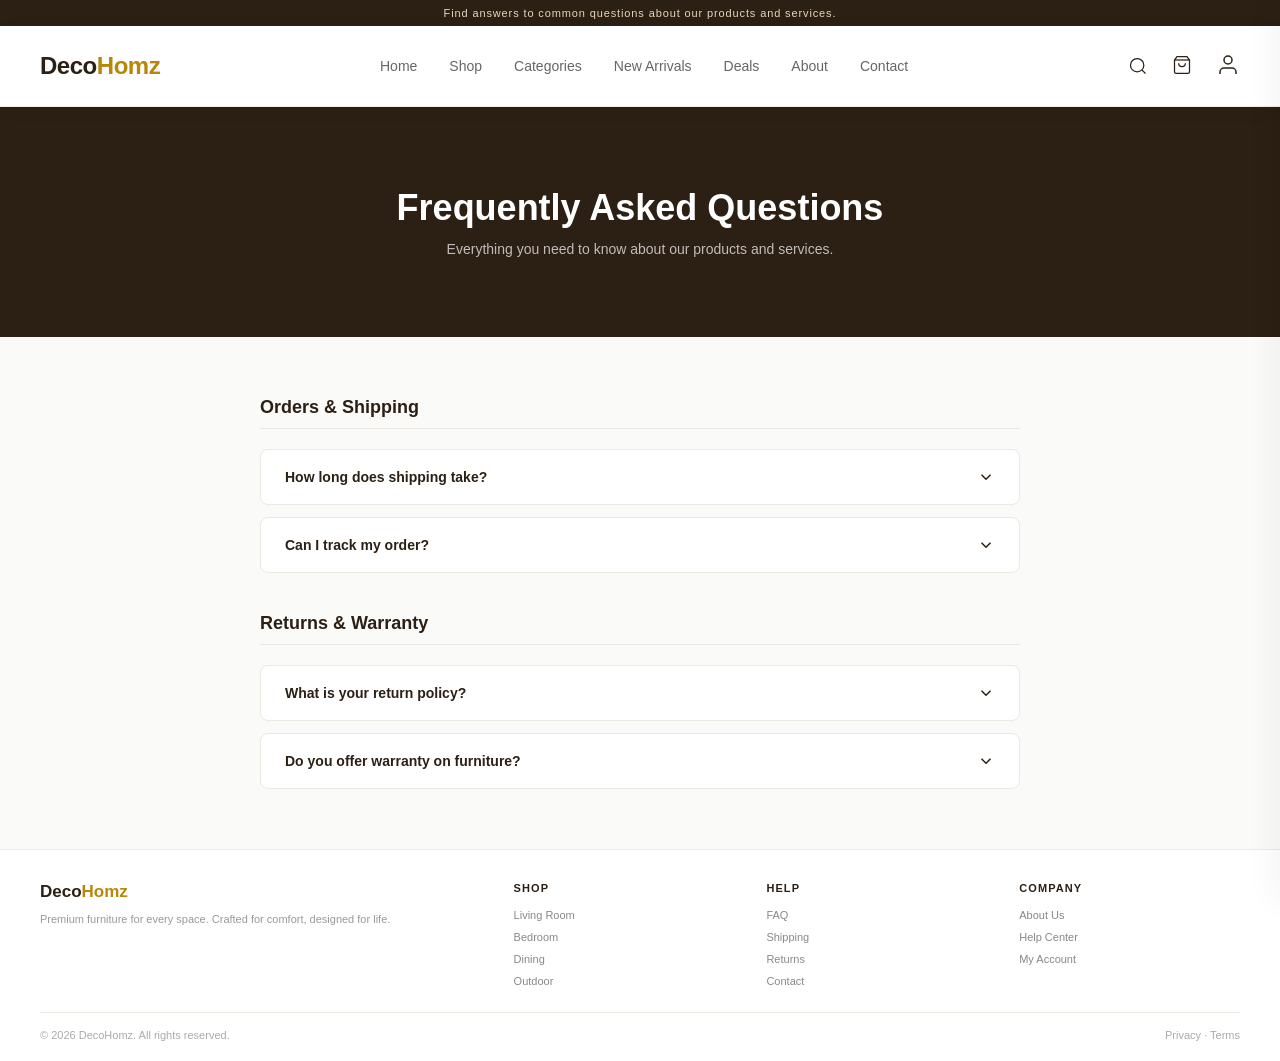
<file: faq.html>
<!DOCTYPE html>
<html lang="en">
<head>
  <meta charset="UTF-8">
  <meta name="viewport" content="width=device-width, initial-scale=1.0">
  <title>FAQ — DecoHomz</title>
  <link rel="stylesheet" href="css/shared.css">
  <style>
    .faq-hero { background: #2C1F14; color: #fff; padding: 80px 40px; text-align: center; }
    .faq-hero h1 { font-size: 36px; margin-bottom: 12px; }
    .faq-hero p { opacity: 0.7; font-size: 14px; }
    
    .faq-layout { max-width: 800px; margin: 60px auto; padding: 0 20px; }
    .faq-cat-title { font-size: 18px; font-weight: 700; color: #2C1F14; margin: 40px 0 20px; border-bottom: 1px solid #EDE8E2; padding-bottom: 10px; }
    
    .faq-item { border: 1px solid #EDE8E2; border-radius: 8px; margin-bottom: 12px; background: #fff; overflow: hidden; }
    .faq-q { padding: 18px 24px; display: flex; justify-content: space-between; align-items: center; cursor: pointer; font-weight: 600; color: #2C1F14; font-size: 14px; transition: 0.3s; }
    .faq-q:hover { background: #FAFAF8; }
    .faq-q svg { width: 18px; height: 18px; transition: 0.3s; }
    .faq-item.active .faq-q { background: #F5F0E8; }
    .faq-item.active .faq-q svg { transform: rotate(180deg); }
    
    .faq-a { padding: 0 24px; max-height: 0; overflow: hidden; transition: 0.4s ease-out; color: #666; font-size: 13px; line-height: 1.8; }
    .faq-item.active .faq-a { padding: 0 24px 20px; max-height: 200px; }
  </style>
</head>
<body>

<div class="topbar">Find answers to common questions about our products and services.</div>
<nav><div class="nav-inner">
  <div class="logo">Deco<span>Homz</span></div>
  <ul class="nav-links">
    <li><a href="index.html">Home</a></li>
    <li><a href="shop.html">Shop</a></li>
    <li><a href="categories.html">Categories</a></li>
    <li><a href="new-arrivals.html">New Arrivals</a></li>
    <li><a href="deals.html">Deals</a></li>
    <li><a href="about.html">About</a></li>
    <li><a href="contact.html">Contact</a></li>
  </ul>
  <div class="nav-right">
    <div class="search-container">
      <svg class="search-trigger" viewBox="0 0 24 24" stroke-width="1.5" stroke="currentColor" fill="none"><circle cx="11" cy="11" r="8"/><path d="m21 21-4.35-4.35"/></svg>
    </div>
    <div class="cart-trigger" title="Shopping Cart" style="position:relative; cursor:pointer">
      <svg viewBox="0 0 24 24" stroke-width="1.5" stroke="currentColor" fill="none"><path d="M6 2 3 6v14a2 2 0 0 0 2 2h14a2 2 0 0 0 2-2V6l-3-4z"/><line x1="3" y1="6" x2="21" y2="6"/><path d="M16 10a4 4 0 0 1-8 0"/></svg>
      <div class="badge badge-cart" style="display:none">0</div>
    </div>
    <div class="user-trigger" title="Account" onclick="location.href='account.html'" style="cursor:pointer">
      <svg viewBox="0 0 24 24" stroke-width="1.5" stroke="currentColor" fill="none"><path d="M20 21v-2a4 4 0 0 0-4-4H8a4 4 0 0 0-4 4v2"/><circle cx="12" cy="7" r="4"/></svg>
    </div>
  </div>
</div></nav>

<div class="faq-hero">
  <h1>Frequently Asked Questions</h1>
  <p>Everything you need to know about our products and services.</p>
</div>

<div class="faq-layout">
  <div class="faq-cat-title">Orders & Shipping</div>
  <div class="faq-item">
    <div class="faq-q">How long does shipping take? <svg viewBox="0 0 24 24" fill="none" stroke="currentColor" stroke-width="2"><polyline points="6 9 12 15 18 9"></polyline></svg></div>
    <div class="faq-a">For standard orders within Cairo, shipping typically takes 3-5 business days. International shipping can take 10-15 business days depending on the location.</div>
  </div>
  <div class="faq-item">
    <div class="faq-q">Can I track my order? <svg viewBox="0 0 24 24" fill="none" stroke="currentColor" stroke-width="2"><polyline points="6 9 12 15 18 9"></polyline></svg></div>
    <div class="faq-a">Yes! Once your order is shipped, you will receive an email with a tracking number and a link to our tracking portal.</div>
  </div>

  <div class="faq-cat-title">Returns & Warranty</div>
  <div class="faq-item">
    <div class="faq-q">What is your return policy? <svg viewBox="0 0 24 24" fill="none" stroke="currentColor" stroke-width="2"><polyline points="6 9 12 15 18 9"></polyline></svg></div>
    <div class="faq-a">We offer a 14-day return policy for all unused items in their original packaging. Please contact our support team to initiate a return.</div>
  </div>
  <div class="faq-item">
    <div class="faq-q">Do you offer warranty on furniture? <svg viewBox="0 0 24 24" fill="none" stroke="currentColor" stroke-width="2"><polyline points="6 9 12 15 18 9"></polyline></svg></div>
    <div class="faq-a">Most of our premium furniture pieces come with a 5-year structural warranty. Specific details can be found on each product page.</div>
  </div>
</div>

<footer>
  <div class="footer-grid">
    <div>
      <div class="f-logo">Deco<span>Homz</span></div>
      <p class="f-desc">Premium furniture for every space. Crafted for comfort, designed for life.</p>
    </div>
    <div>
      <div class="f-head">Shop</div>
      <ul class="f-links">
        <li><a href="shop.html">Living Room</a></li>
        <li><a href="shop.html">Bedroom</a></li>
        <li><a href="shop.html">Dining</a></li>
        <li><a href="shop.html">Outdoor</a></li>
      </ul>
    </div>
    <div>
      <div class="f-head">Help</div>
      <ul class="f-links">
        <li><a href="faq.html">FAQ</a></li>
        <li><a href="contact.html">Shipping</a></li>
        <li><a href="contact.html">Returns</a></li>
        <li><a href="contact.html">Contact</a></li>
      </ul>
    </div>
    <div>
      <div class="f-head">Company</div>
      <ul class="f-links">
        <li><a href="about.html">About Us</a></li>
        <li><a href="faq.html">Help Center</a></li>
        <li><a href="account.html">My Account</a></li>
      </ul>
    </div>
  </div>
  <div class="footer-bottom">
    <span>© 2026 DecoHomz. All rights reserved.</span>
    <span>Privacy · Terms</span>
  </div>
</footer>

<script src="js/shared.js"></script>
<script>
  document.querySelectorAll('.faq-q').forEach(q => {
    q.addEventListener('click', () => {
      const item = q.parentElement;
      item.classList.toggle('active');
    });
  });
</script>
</body>
</html>
</file>
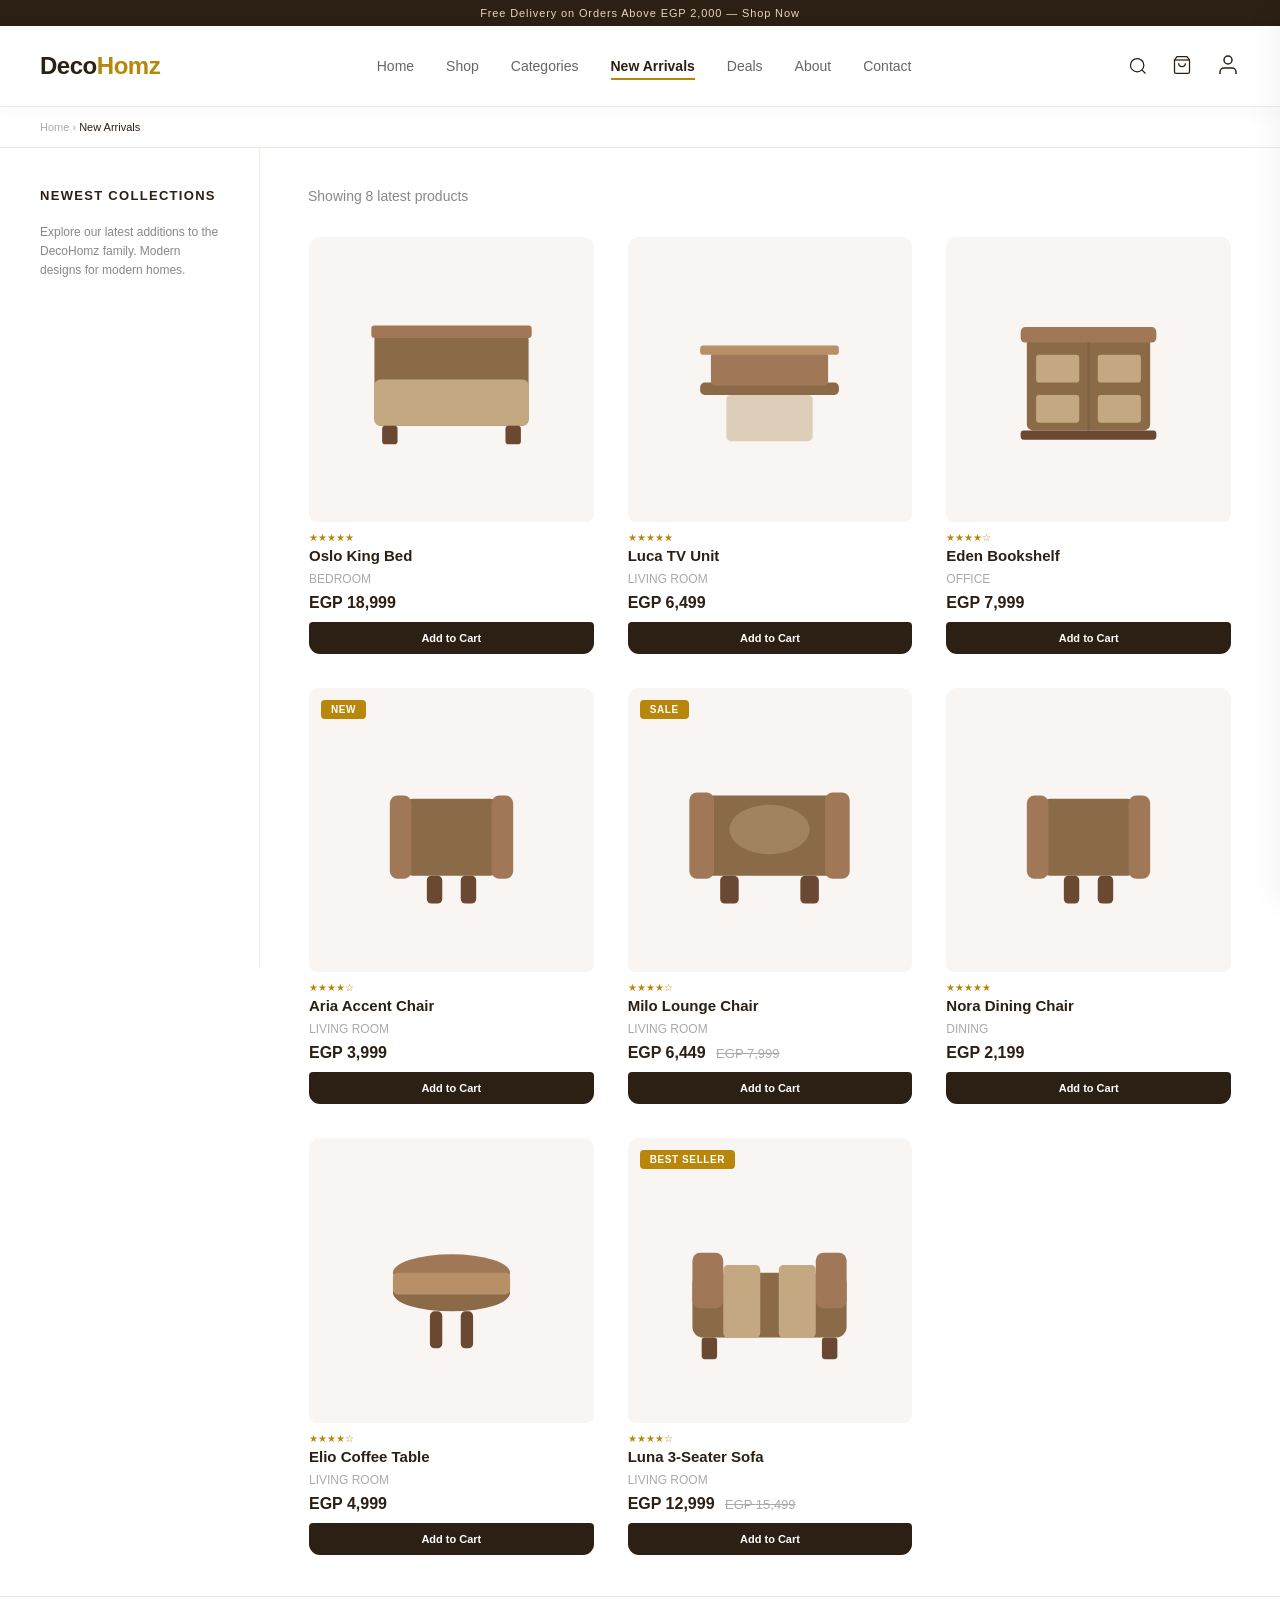
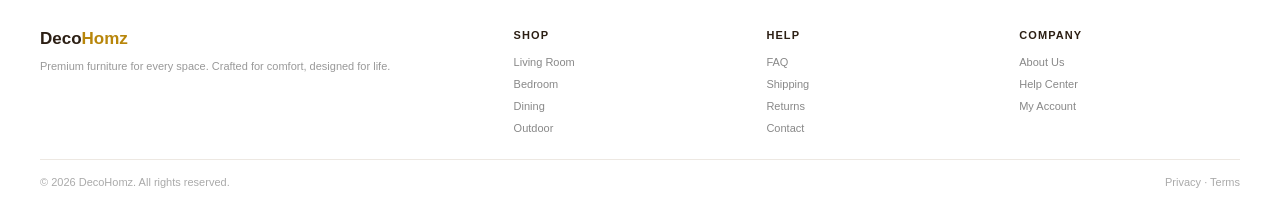
<file: new-arrivals.html>
<!DOCTYPE html>
<html lang="en">

<head>
  <meta charset="UTF-8">
  <meta name="viewport" content="width=device-width, initial-scale=1.0">
  <title>New Arrivals — DecoHomz</title>
  <link rel="stylesheet" href="css/shared.css">
  <link rel="stylesheet" href="css/shop.css">
</head>

<body>

  <div class="topbar">Free Delivery on Orders Above EGP 2,000 — Shop Now</div>
  <nav><div class="nav-inner">
    <div class="logo">Deco<span>Homz</span></div>
    <ul class="nav-links">
      <li><a href="index.html">Home</a></li>
      <li><a href="shop.html">Shop</a></li>
      <li><a href="categories.html">Categories</a></li>
      <li><a href="new-arrivals.html" class="active">New Arrivals</a></li>
      <li><a href="deals.html">Deals</a></li>
      <li><a href="about.html">About</a></li>
      <li><a href="contact.html">Contact</a></li>
    </ul>
    <div class="nav-right">
      <div class="search-container">
        <svg class="search-trigger" viewBox="0 0 24 24" stroke-width="1.5" stroke="currentColor" fill="none">
          <circle cx="11" cy="11" r="8" />
          <path d="m21 21-4.35-4.35" />
        </svg>
      </div>
      <div class="cart-trigger" title="Shopping Cart" style="position:relative; cursor:pointer">
        <svg viewBox="0 0 24 24" stroke-width="1.5" stroke="currentColor" fill="none">
          <path d="M6 2 3 6v14a2 2 0 0 0 2 2h14a2 2 0 0 0 2-2V6l-3-4z" />
          <line x1="3" y1="6" x2="21" y2="6" />
          <path d="M16 10a4 4 0 0 1-8 0" />
        </svg>
        <div class="badge badge-cart" style="display:none">0</div>
      </div>
      <div class="user-trigger" title="Account" onclick="location.href='account.html'" style="cursor:pointer">
        <svg viewBox="0 0 24 24" stroke-width="1.5" stroke="currentColor" fill="none">
          <path d="M20 21v-2a4 4 0 0 0-4-4H8a4 4 0 0 0-4 4v2" />
          <circle cx="12" cy="7" r="4" />
        </svg>
      </div>
    </div>
  </div></nav>

  <div class="breadcrumb">Home › <span>New Arrivals</span></div>

  <div class="shop-layout">
    <div class="sidebar">
      <div class="filter-group">
        <div class="filter-title">Newest Collections</div>
        <p style="font-size:12px; color:#888; line-height:1.6">Explore our latest additions to the DecoHomz family.
          Modern designs for modern homes.</p>
      </div>
    </div>
    <div class="main">
      <div class="main-top">
        <div class="result-count">Showing <span id="count">0</span> latest products</div>
      </div>
      <div id="product-grid" class="prod-grid"></div>
    </div>
  </div>

  <script src="js/shared.js"></script>
  <script src="js/products-data.js"></script>
  <script>
    document.addEventListener('DOMContentLoaded', () => {
      // Just show all products reversed (newest first)
      const reversed = [...PRODUCTS].reverse();
      renderProducts(reversed);
      document.getElementById('count').textContent = reversed.length;
    });

    function renderProducts(products) {
      const grid = document.getElementById('product-grid');
      grid.innerHTML = products.map(p => {
        const starsStr = '★'.repeat(p.stars || 5) + '☆'.repeat(5 - (p.stars || 5));
        return `
                <div class="prod-card" data-id="${p.id}">
                    <div class="prod-img">
                        ${p.badge ? `<div class="prod-badge">${p.badge}</div>` : ''}
                        ${p.svg}
                    </div>
                    <div class="stars">${starsStr}</div>
                    <div class="prod-name">${p.name}</div>
                    <div class="prod-cat">${p.category}</div>
                    <div class="prod-price">
                        EGP ${p.price.toLocaleString()}
                        ${p.oldPrice ? `<s>EGP ${p.oldPrice.toLocaleString()}</s>` : ''}
                    </div>
                    <button class="btn-cart">Add to Cart</button>
                </div>
            `;
      }).join('');

      // Attach listeners
      grid.querySelectorAll('.prod-card').forEach(card => {
        const id = card.dataset.id;
        const product = PRODUCTS.find(p => p.id === id);
        card.querySelector('.btn-cart').addEventListener('click', (e) => { e.stopPropagation(); addToCart(product); });
        card.addEventListener('click', () => { location.href = `product.html?id=${id}`; });
      });
    }
  </script>

  <footer>
    <div class="footer-grid">
      <div>
        <div class="f-logo">Deco<span>Homz</span></div>
        <p class="f-desc">Premium furniture for every space. Crafted for comfort, designed for life.</p>
      </div>
      <div>
        <div class="f-head">Shop</div>
        <ul class="f-links">
          <li><a href="shop.html">Living Room</a></li>
          <li><a href="shop.html">Bedroom</a></li>
          <li><a href="shop.html">Dining</a></li>
          <li><a href="shop.html">Outdoor</a></li>
        </ul>
      </div>
      <div>
        <div class="f-head">Help</div>
        <ul class="f-links">
          <li><a href="faq.html">FAQ</a></li>
          <li><a href="contact.html">Shipping</a></li>
          <li><a href="contact.html">Returns</a></li>
          <li><a href="contact.html">Contact</a></li>
        </ul>
      </div>
      <div>
        <div class="f-head">Company</div>
        <ul class="f-links">
          <li><a href="about.html">About Us</a></li>
          <li><a href="faq.html">Help Center</a></li>
          <li><a href="account.html">My Account</a></li>
        </ul>
      </div>
    </div>
    <div class="footer-bottom">
      <span>© 2026 DecoHomz. All rights reserved.</span>
      <span>Privacy · Terms</span>
    </div>
  </footer>
</body>

</html>
</file>
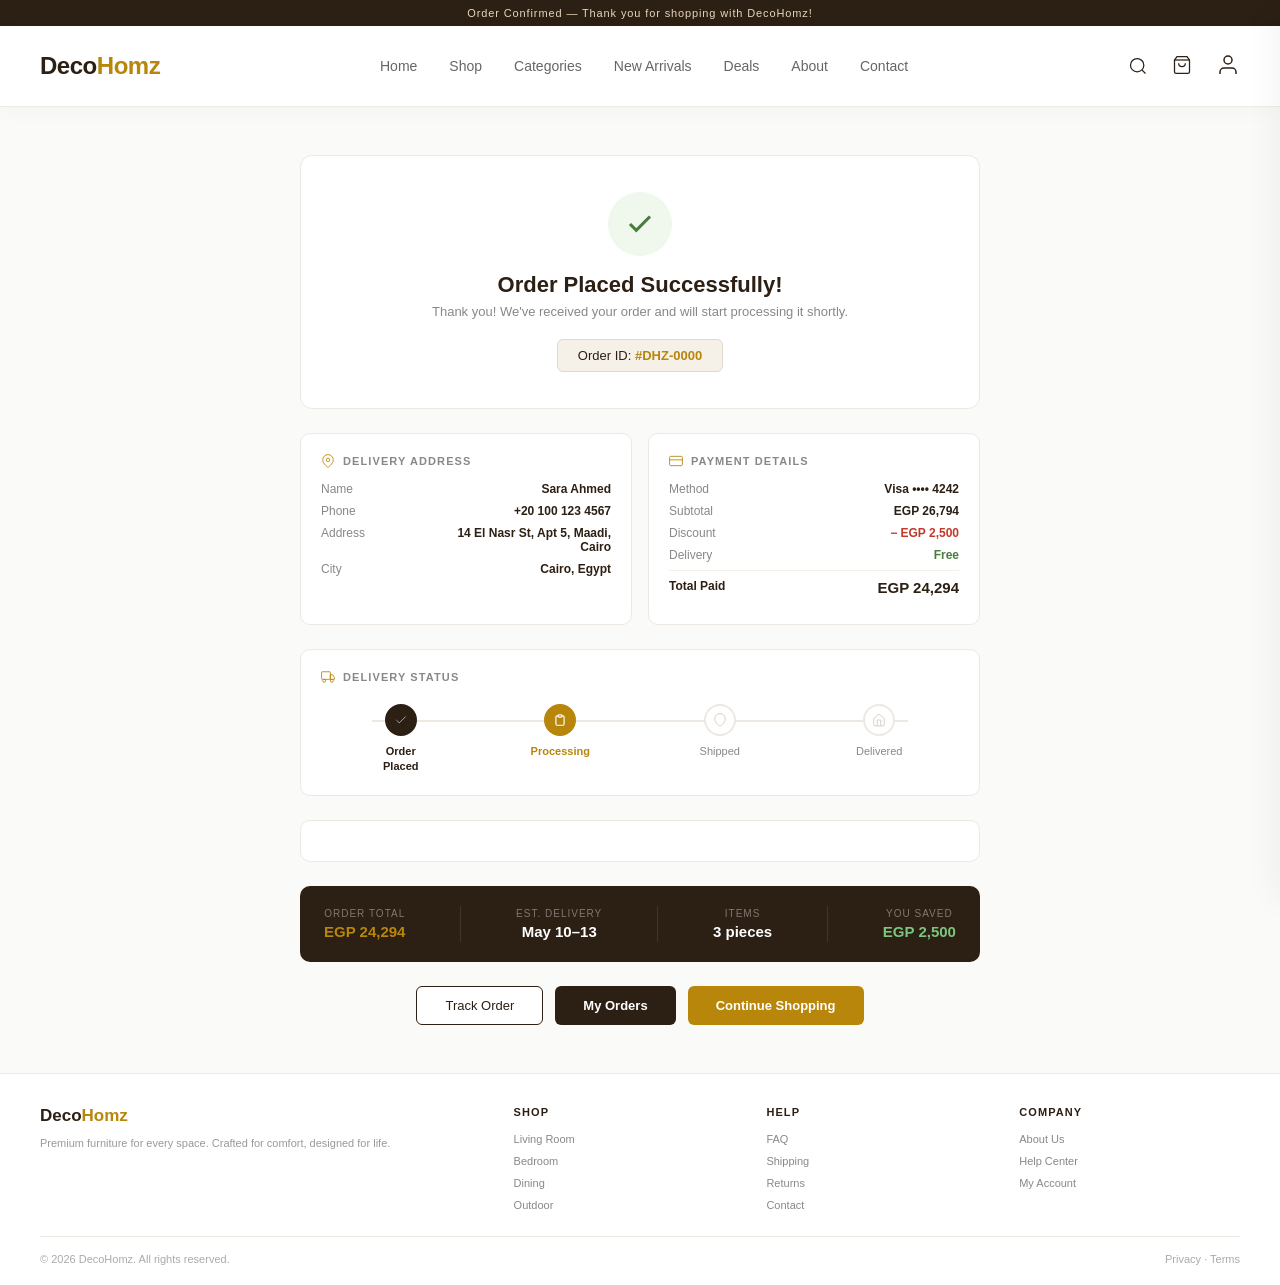
<file: order-confirmation.html>
<!DOCTYPE html>
<html lang="en">

<head>
  <meta charset="UTF-8">
  <meta name="viewport" content="width=device-width, initial-scale=1.0">
  <title>Order Confirmed — DecoHomz</title>
  <link rel="stylesheet" href="css/shared.css">
  <link rel="stylesheet" href="css/order-confirmation.css">
</head>

<body>

  <div class="topbar">Order Confirmed — Thank you for shopping with DecoHomz!</div>
  <nav>
    <div class="nav-inner">
      <div class="logo">Deco<span>Homz</span></div>
      <ul class="nav-links">
        <li><a href="index.html">Home</a></li>
        <li><a href="shop.html">Shop</a></li>
        <li><a href="categories.html">Categories</a></li>
        <li><a href="new-arrivals.html">New Arrivals</a></li>
        <li><a href="deals.html">Deals</a></li>
        <li><a href="about.html">About</a></li>
        <li><a href="contact.html">Contact</a></li>
      </ul>
      <div class="nav-right">
        <div class="search-container">
          <svg class="search-trigger" viewBox="0 0 24 24" stroke-width="1.5" stroke="currentColor" fill="none">
            <circle cx="11" cy="11" r="8" />
            <path d="m21 21-4.35-4.35" />
          </svg>
        </div>
      <div class="cart-trigger" title="Shopping Cart" style="position:relative; cursor:pointer">
        <svg viewBox="0 0 24 24" stroke-width="1.5" stroke="currentColor" fill="none">
          <path d="M6 2 3 6v14a2 2 0 0 0 2 2h14a2 2 0 0 0 2-2V6l-3-4z" />
          <line x1="3" y1="6" x2="21" y2="6" />
          <path d="M16 10a4 4 0 0 1-8 0" />
        </svg>
        <div class="badge badge-cart" style="display:none">0</div>
      </div>
      <div class="user-trigger" title="Account" onclick="location.href='account.html'" style="cursor:pointer">
        <svg viewBox="0 0 24 24" stroke-width="1.5" stroke="currentColor" fill="none">
          <path d="M20 21v-2a4 4 0 0 0-4-4H8a4 4 0 0 0-4 4v2" />
          <circle cx="12" cy="7" r="4" />
        </svg>
      </div>
    </div>
    </div>
  </nav>

  <div class="confirm-wrap">

    <div class="success-banner">
      <div class="check-circle">
        <svg viewBox="0 0 24 24">
          <polyline points="20 6 9 17 4 12" />
        </svg>
      </div>
      <div class="confirm-title">Order Placed Successfully!</div>
      <div class="confirm-sub" id="confirm-sub">Thank you! We've received your order and will start processing it
        shortly.</div>
      <div class="order-num" id="confirm-order-id">Order ID: <span>#DHZ-0000</span></div>
    </div>

    <div class="confirm-grid">
      <div class="info-card">
        <div class="card-title"><svg viewBox="0 0 24 24" stroke-width="1.5">
            <path d="M21 10c0 7-9 13-9 13s-9-6-9-13a9 9 0 0 1 18 0z" />
            <circle cx="12" cy="10" r="3" />
          </svg>Delivery Address</div>
        <div class="info-row"><span class="key">Name</span><span class="val">Sara Ahmed</span></div>
        <div class="info-row"><span class="key">Phone</span><span class="val">+20 100 123 4567</span></div>
        <div class="info-row"><span class="key">Address</span><span class="val">14 El Nasr St, Apt 5, Maadi,
            Cairo</span></div>
        <div class="info-row"><span class="key">City</span><span class="val">Cairo, Egypt</span></div>
      </div>
      <div class="info-card">
        <div class="card-title"><svg viewBox="0 0 24 24" stroke-width="1.5">
            <rect x="1" y="4" width="22" height="16" rx="2" />
            <line x1="1" y1="10" x2="23" y2="10" />
          </svg>Payment Details</div>
        <div class="info-row"><span class="key">Method</span><span class="val">Visa •••• 4242</span></div>
        <div class="info-row"><span class="key">Subtotal</span><span class="val">EGP 26,794</span></div>
        <div class="info-row"><span class="key">Discount</span><span class="val" style="color:#c0392b">− EGP
            2,500</span></div>
        <div class="info-row"><span class="key">Delivery</span><span class="val" style="color:#4A7C3F">Free</span></div>
        <div class="info-row" style="padding-top:8px;border-top:1px solid #F5F0E8;margin-top:4px"><span class="key"
            style="font-weight:700;color:#2C1F14">Total Paid</span><span class="val" style="font-size:15px">EGP
            24,294</span></div>
      </div>
    </div>

    <div class="timeline">
      <div class="tl-title"><svg viewBox="0 0 24 24" stroke-width="1.5">
          <rect x="1" y="3" width="15" height="13" rx="1" />
          <path d="M16 8h4l3 5v3h-7V8z" />
          <circle cx="5.5" cy="18.5" r="2.5" />
          <circle cx="18.5" cy="18.5" r="2.5" />
        </svg>Delivery Status</div>
      <div class="tl-steps">
        <div class="tl-step">
          <div class="tl-dot done"><svg viewBox="0 0 24 24">
              <polyline points="20 6 9 17 4 12" />
            </svg></div>
          <div class="tl-label done">Order<br>Placed</div>
        </div>
        <div class="tl-step">
          <div class="tl-dot active"><svg viewBox="0 0 24 24" stroke-width="2">
              <path d="M9 5H7a2 2 0 0 0-2 2v12a2 2 0 0 0 2 2h10a2 2 0 0 0 2-2V7a2 2 0 0 0-2-2h-2" />
              <rect x="9" y="3" width="6" height="4" rx="1" />
            </svg></div>
          <div class="tl-label active">Processing</div>
        </div>
        <div class="tl-step">
          <div class="tl-dot"><svg viewBox="0 0 24 24" stroke-width="1.5">
              <path d="M21 10c0 7-9 13-9 13s-9-6-9-13a9 9 0 0 1 18 0z" />
            </svg></div>
          <div class="tl-label">Shipped</div>
        </div>
        <div class="tl-step">
          <div class="tl-dot"><svg viewBox="0 0 24 24" stroke-width="1.5">
              <path d="M3 9l9-7 9 7v11a2 2 0 0 1-2 2H5a2 2 0 0 1-2-2z" />
              <polyline points="9 22 9 12 15 12 15 22" />
            </svg></div>
          <div class="tl-label">Delivered</div>
        </div>
      </div>
    </div>

    <div id="confirm-items-container" class="order-items">
      <!-- Dynamic items -->
    </div>

    <div class="summary-bar">
      <div class="sum-item">
        <div class="sum-label">Order Total</div>
        <div class="sum-val gold">EGP 24,294</div>
      </div>
      <div class="sum-divider"></div>
      <div class="sum-item">
        <div class="sum-label">Est. Delivery</div>
        <div class="sum-val">May 10–13</div>
      </div>
      <div class="sum-divider"></div>
      <div class="sum-item">
        <div class="sum-label">Items</div>
        <div class="sum-val">3 pieces</div>
      </div>
      <div class="sum-divider"></div>
      <div class="sum-item">
        <div class="sum-label">You Saved</div>
        <div class="sum-val" style="color:#7BC67E">EGP 2,500</div>
      </div>
    </div>

    <div class="cta-row">
      <button class="btn-outline">Track Order</button>
      <button class="btn-dark">My Orders</button>
      <button class="btn-gold">Continue Shopping</button>
    </div>

  </div>

  <script src="js/shared.js"></script>
  <script src="js/order-confirmation.js"></script>
  <footer>
    <div class="footer-grid">
      <div>
        <div class="f-logo">Deco<span>Homz</span></div>
        <p class="f-desc">Premium furniture for every space. Crafted for comfort, designed for life.</p>
      </div>
      <div>
        <div class="f-head">Shop</div>
        <ul class="f-links">
          <li><a href="shop.html">Living Room</a></li>
          <li><a href="shop.html">Bedroom</a></li>
          <li><a href="shop.html">Dining</a></li>
          <li><a href="shop.html">Outdoor</a></li>
        </ul>
      </div>
      <div>
        <div class="f-head">Help</div>
        <ul class="f-links">
          <li><a href="faq.html">FAQ</a></li>
          <li><a href="contact.html">Shipping</a></li>
          <li><a href="contact.html">Returns</a></li>
          <li><a href="contact.html">Contact</a></li>
        </ul>
      </div>
      <div>
        <div class="f-head">Company</div>
        <ul class="f-links">
          <li><a href="about.html">About Us</a></li>
          <li><a href="faq.html">Help Center</a></li>
          <li><a href="account.html">My Account</a></li>
        </ul>
      </div>
    </div>
    <div class="footer-bottom">
      <span>© 2026 DecoHomz. All rights reserved.</span>
      <span>Privacy · Terms</span>
    </div>
  </footer>
</body>

</html>
</file>
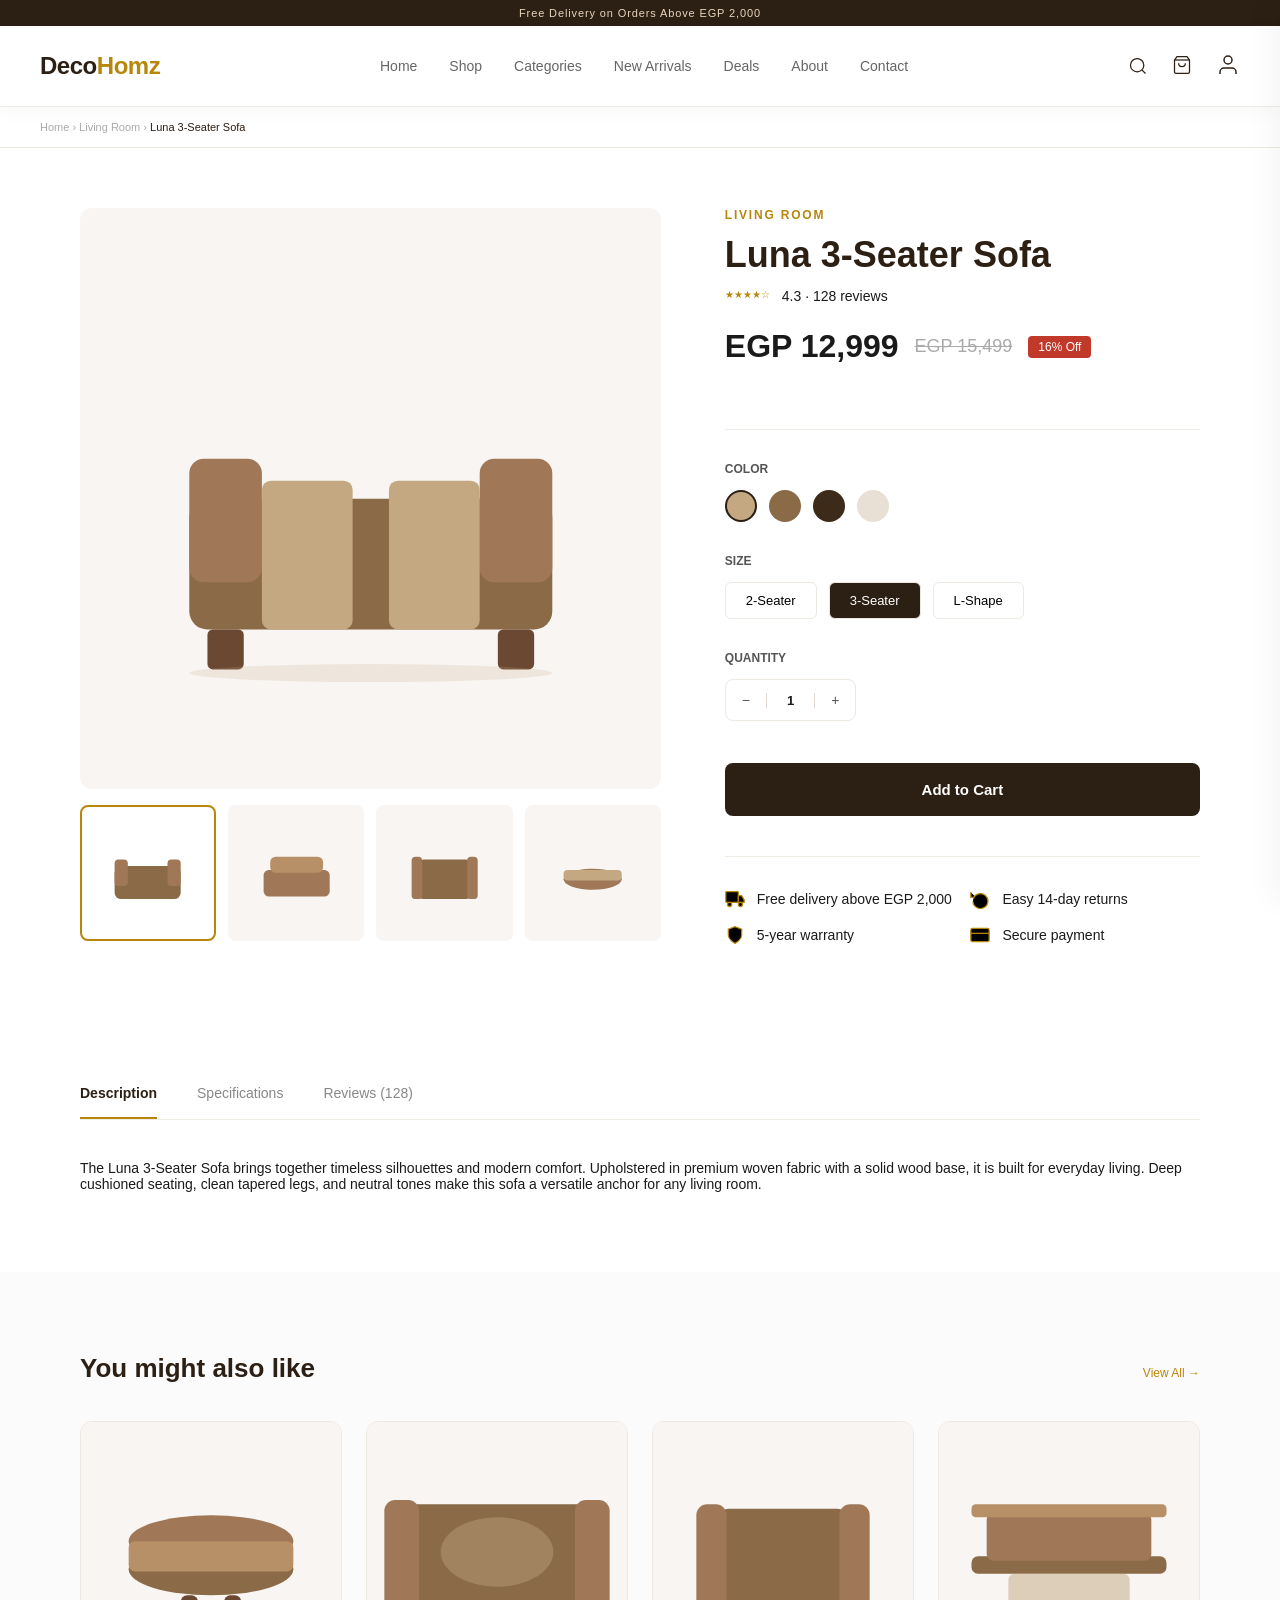
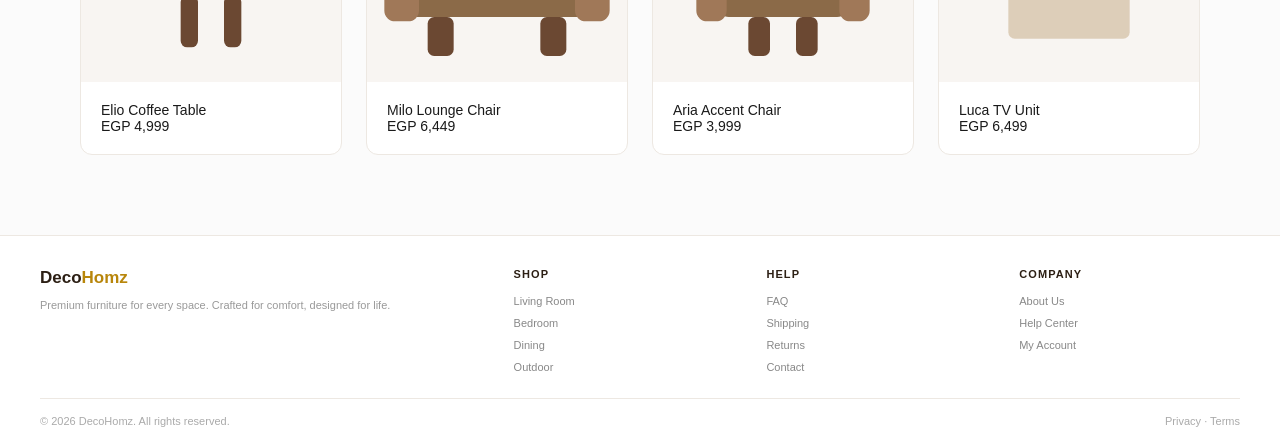
<file: product.html>
<!DOCTYPE html>
<html lang="en">

<head>
  <meta charset="UTF-8">
  <meta name="viewport" content="width=device-width, initial-scale=1.0">
  <title>DecoHomz — Product Details</title>
  <link rel="stylesheet" href="css/shared.css">
  <link rel="stylesheet" href="css/product.css">
</head>

<body>

  <div class="topbar">Free Delivery on Orders Above EGP 2,000</div>
  <nav><div class="nav-inner">
    <div class="logo">Deco<span>Homz</span></div>
    <ul class="nav-links">
      <li><a href="index.html">Home</a></li>
      <li><a href="shop.html">Shop</a></li>
      <li><a href="categories.html">Categories</a></li>
      <li><a href="new-arrivals.html">New Arrivals</a></li>
      <li><a href="deals.html">Deals</a></li>
      <li><a href="about.html">About</a></li>
      <li><a href="contact.html">Contact</a></li>
    </ul>
    <div class="nav-right">
      <div class="search-container">
        <svg class="search-trigger" viewBox="0 0 24 24" stroke-width="1.5" stroke="currentColor" fill="none">
          <circle cx="11" cy="11" r="8" />
          <path d="m21 21-4.35-4.35" />
        </svg>
      </div>
      <div class="cart-trigger" title="Shopping Cart">
        <svg viewBox="0 0 24 24" stroke-width="1.5" stroke="currentColor" fill="none">
          <path d="M6 2 3 6v14a2 2 0 0 0 2 2h14a2 2 0 0 0 2-2V6l-3-4z" />
          <line x1="3" y1="6" x2="21" y2="6" />
          <path d="M16 10a4 4 0 0 1-8 0" />
        </svg>
        <div class="badge badge-cart">0</div>
      </div>
      <div class="user-trigger" title="Account" onclick="location.href='account.html'">
        <svg viewBox="0 0 24 24" stroke-width="1.5" stroke="currentColor" fill="none">
          <path d="M20 21v-2a4 4 0 0 0-4-4H8a4 4 0 0 0-4 4v2" />
          <circle cx="12" cy="7" r="4" />
        </svg>
      </div>
    </div>
  </div></nav>
  <div class="breadcrumb">Home › Living Room › <span>Luna 3-Seater Sofa</span></div>

  <div class="product-page">
    <div class="img-section">
      <div class="main-img">
        <svg viewBox="0 0 240 200" fill="none" width="220">
          <rect x="20" y="100" width="200" height="72" rx="10" fill="#8B6A48" />
          <rect x="20" y="78" width="40" height="68" rx="8" fill="#A07858" />
          <rect x="180" y="78" width="40" height="68" rx="8" fill="#A07858" />
          <rect x="60" y="90" width="50" height="82" rx="5" fill="#C4A882" />
          <rect x="130" y="90" width="50" height="82" rx="5" fill="#C4A882" />
          <rect x="30" y="172" width="20" height="22" rx="3" fill="#6B4832" />
          <rect x="190" y="172" width="20" height="22" rx="3" fill="#6B4832" />
          <ellipse cx="120" cy="196" rx="100" ry="5" fill="#C4A882" opacity="0.2" />
        </svg>
      </div>
      <div class="thumb-row">
        <div class="thumb active"><svg viewBox="0 0 60 60" fill="none">
            <rect x="5" y="25" width="50" height="25" rx="5" fill="#8B6A48" />
            <rect x="5" y="20" width="10" height="20" rx="3" fill="#A07858" />
            <rect x="45" y="20" width="10" height="20" rx="3" fill="#A07858" />
          </svg></div>
        <div class="thumb"><svg viewBox="0 0 60 60" fill="none">
            <rect x="5" y="28" width="50" height="20" rx="4" fill="#A07858" />
            <rect x="10" y="18" width="40" height="12" rx="4" fill="#B89068" />
          </svg></div>
        <div class="thumb"><svg viewBox="0 0 60 60" fill="none">
            <rect x="10" y="20" width="40" height="30" rx="4" fill="#8B6A48" />
            <rect x="5" y="18" width="8" height="32" rx="3" fill="#A07858" />
            <rect x="47" y="18" width="8" height="32" rx="3" fill="#A07858" />
          </svg></div>
        <div class="thumb"><svg viewBox="0 0 60 60" fill="none">
            <ellipse cx="30" cy="35" rx="22" ry="8" fill="#A07858" />
            <rect x="8" y="28" width="44" height="8" rx="3" fill="#C4A882" />
          </svg></div>
      </div>
    </div>

    <div class="info-section">
      <div class="prod-cat-tag">Living Room</div>
      <h1 class="prod-title">Luna 3-Seater Sofa</h1>
      <div class="rating-row">
        <span class="stars">★★★★☆</span>
        <span class="rating-count">4.3 · 128 reviews</span>
      </div>
      <div class="price-row">
        <span class="main-price">EGP 12,999</span>
        <span class="old-price">EGP 15,499</span>
        <span class="sale-tag">16% Off</span>
      </div>
      <hr class="divider">
      <div class="option-label">Color</div>
      <div class="color-row">
        <div class="color-swatch active" style="background:#C4A882"></div>
        <div class="color-swatch" style="background:#8B6A48"></div>
        <div class="color-swatch" style="background:#3D2B1A"></div>
        <div class="color-swatch" style="background:#E8E0D4"></div>
      </div>
      <div class="option-label">Size</div>
      <div class="size-row">
        <button class="size-btn">2-Seater</button>
        <button class="size-btn active">3-Seater</button>
        <button class="size-btn">L-Shape</button>
      </div>
      <div class="option-label">Quantity</div>
      <div class="qty-row">
        <div class="qty-ctrl">
          <button class="qty-btn" aria-label="Decrease quantity">−</button>
          <span class="qty-num">1</span>
          <button class="qty-btn" aria-label="Increase quantity">+</button>
        </div>
      </div>
      <div class="action-row">
        <button class="btn-cart">Add to Cart</button>
      </div>
      <div class="perks">
        <div class="perk"><svg viewBox="0 0 24 24" stroke-width="1.5">
            <rect x="1" y="3" width="15" height="13" rx="1" />
            <path d="M16 8h4l3 5v3h-7V8z" />
            <circle cx="5.5" cy="18.5" r="2.5" />
            <circle cx="18.5" cy="18.5" r="2.5" />
          </svg>
          <div class="perk-text">Free delivery above EGP 2,000</div>
        </div>
        <div class="perk"><svg viewBox="0 0 24 24" stroke-width="1.5">
            <polyline points="1 4 1 10 7 10" />
            <path d="M3.51 15a9 9 0 1 0 .49-3.51" />
          </svg>
          <div class="perk-text">Easy 14-day returns</div>
        </div>
        <div class="perk"><svg viewBox="0 0 24 24" stroke-width="1.5">
            <path d="M12 22s8-4 8-10V5l-8-3-8 3v7c0 6 8 10 8 10z" />
          </svg>
          <div class="perk-text">5-year warranty</div>
        </div>
        <div class="perk"><svg viewBox="0 0 24 24" stroke-width="1.5">
            <rect x="1" y="4" width="22" height="16" rx="2" ry="2" />
            <line x1="1" y1="10" x2="23" y2="10" />
          </svg>
          <div class="perk-text">Secure payment</div>
        </div>
      </div>
    </div>
  </div>


  <div class="tabs-section">
    <div class="tabs">
      <div class="tab active">Description</div>
      <div class="tab">Specifications</div>
      <div class="tab">Reviews (128)</div>
    </div>
    <div class="tab-content">
      The Luna 3-Seater Sofa brings together timeless silhouettes and modern comfort. Upholstered in premium woven
      fabric with a solid wood base, it is built for everyday living. Deep cushioned seating, clean tapered legs, and
      neutral tones make this sofa a versatile anchor for any living room.
      <div class="spec-grid" style="margin-top:20px;display:none" id="specs">
        <div>
          <div class="spec-row"><span class="key">Dimensions</span><span class="val">220 × 90 × 85 cm</span></div>
          <div class="spec-row"><span class="key">Weight</span><span class="val">58 kg</span></div>
          <div class="spec-row"><span class="key">Material</span><span class="val">Solid Beech Wood</span></div>
        </div>
        <div>
          <div class="spec-row"><span class="key">Upholstery</span><span class="val">Woven Fabric</span></div>
          <div class="spec-row"><span class="key">Assembly</span><span class="val">Required</span></div>
          <div class="spec-row"><span class="key">Color Options</span><span class="val">4 colors</span></div>
        </div>
      </div>
    </div>
  </div>

  <div class="related">
    <div class="sec-row">
      <div class="sec-title">You might also like</div>
      <a href="#" class="sec-link">View All →</a>
    </div>
    <div class="rel-grid">
      <div class="rel-card">
        <div class="rel-img"><svg viewBox="0 0 120 80" fill="none" width="80">
            <ellipse cx="60" cy="55" rx="38" ry="10" fill="#8B6A48" />
            <ellipse cx="60" cy="44" rx="38" ry="10" fill="#A07858" />
            <rect x="22" y="44" width="76" height="12" rx="3" fill="#B89068" />
            <rect x="46" y="64" width="6" height="14" rx="3" fill="#6B4832" />
            <rect x="68" y="64" width="6" height="14" rx="3" fill="#6B4832" />
          </svg></div>
        <div class="rel-info">
          <div class="rel-name">Elio Coffee Table</div>
          <div class="rel-price">EGP 4,999</div>
        </div>
      </div>
      <div class="rel-card">
        <div class="rel-img"><svg viewBox="0 0 120 80" fill="none" width="80">
            <rect x="18" y="18" width="84" height="52" rx="5" fill="#8B6A48" />
            <rect x="8" y="16" width="16" height="56" rx="5" fill="#A07858" />
            <rect x="96" y="16" width="16" height="56" rx="5" fill="#A07858" />
            <rect x="28" y="70" width="12" height="14" rx="3" fill="#6B4832" />
            <rect x="80" y="70" width="12" height="14" rx="3" fill="#6B4832" />
          </svg></div>
        <div class="rel-info">
          <div class="rel-name">Milo Lounge Chair</div>
          <div class="rel-price">EGP 6,449</div>
        </div>
      </div>
      <div class="rel-card">
        <div class="rel-img"><svg viewBox="0 0 120 80" fill="none" width="80">
            <rect x="20" y="10" width="80" height="55" rx="4" fill="#8B6A48" />
            <rect x="16" y="8" width="88" height="8" rx="3" fill="#A07858" />
            <rect x="16" y="65" width="88" height="5" rx="2" fill="#6B4832" />
            <line x1="60" y1="16" x2="60" y2="65" stroke="#7A6248" stroke-width="1.5" />
          </svg></div>
        <div class="rel-info">
          <div class="rel-name">Eden Bookshelf</div>
          <div class="rel-price">EGP 7,999</div>
        </div>
      </div>
      <div class="rel-card">
        <div class="rel-img"><svg viewBox="0 0 120 80" fill="none" width="80">
            <rect x="15" y="48" width="90" height="6" rx="3" fill="#8B6A48" />
            <rect x="22" y="30" width="76" height="20" rx="3" fill="#A07858" />
            <rect x="32" y="54" width="56" height="20" rx="3" fill="#C4A882" opacity="0.5" />
            <rect x="15" y="25" width="90" height="6" rx="2" fill="#B89068" />
          </svg></div>
        <div class="rel-info">
          <div class="rel-name">Luca TV Unit</div>
          <div class="rel-price">EGP 6,499</div>
        </div>
      </div>
    </div>
  </div>

  <footer>
    <div class="footer-grid">
      <div>
        <div class="f-logo">Deco<span>Homz</span></div>
        <p class="f-desc">Premium furniture for every space. Crafted for comfort, designed for life.</p>
      </div>
      <div>
        <div class="f-head">Shop</div>
        <ul class="f-links">
          <li><a href="shop.html">Living Room</a></li>
          <li><a href="shop.html">Bedroom</a></li>
          <li><a href="shop.html">Dining</a></li>
          <li><a href="shop.html">Outdoor</a></li>
        </ul>
      </div>
      <div>
        <div class="f-head">Help</div>
        <ul class="f-links">
          <li><a href="faq.html">FAQ</a></li>
          <li><a href="contact.html">Shipping</a></li>
          <li><a href="contact.html">Returns</a></li>
          <li><a href="contact.html">Contact</a></li>
        </ul>
      </div>
      <div>
        <div class="f-head">Company</div>
        <ul class="f-links">
          <li><a href="about.html">About Us</a></li>
          <li><a href="faq.html">Help Center</a></li>
          <li><a href="account.html">My Account</a></li>
        </ul>
      </div>
    </div>
    <div class="footer-bottom">
      <span>© 2026 DecoHomz. All rights reserved.</span>
      <span>Privacy · Terms</span>
    </div>
  </footer>

  <script src="js/shared.js"></script>
  <script src="js/products-data.js"></script>
  <script src="js/product.js"></script>
</body>

</html>
</file>
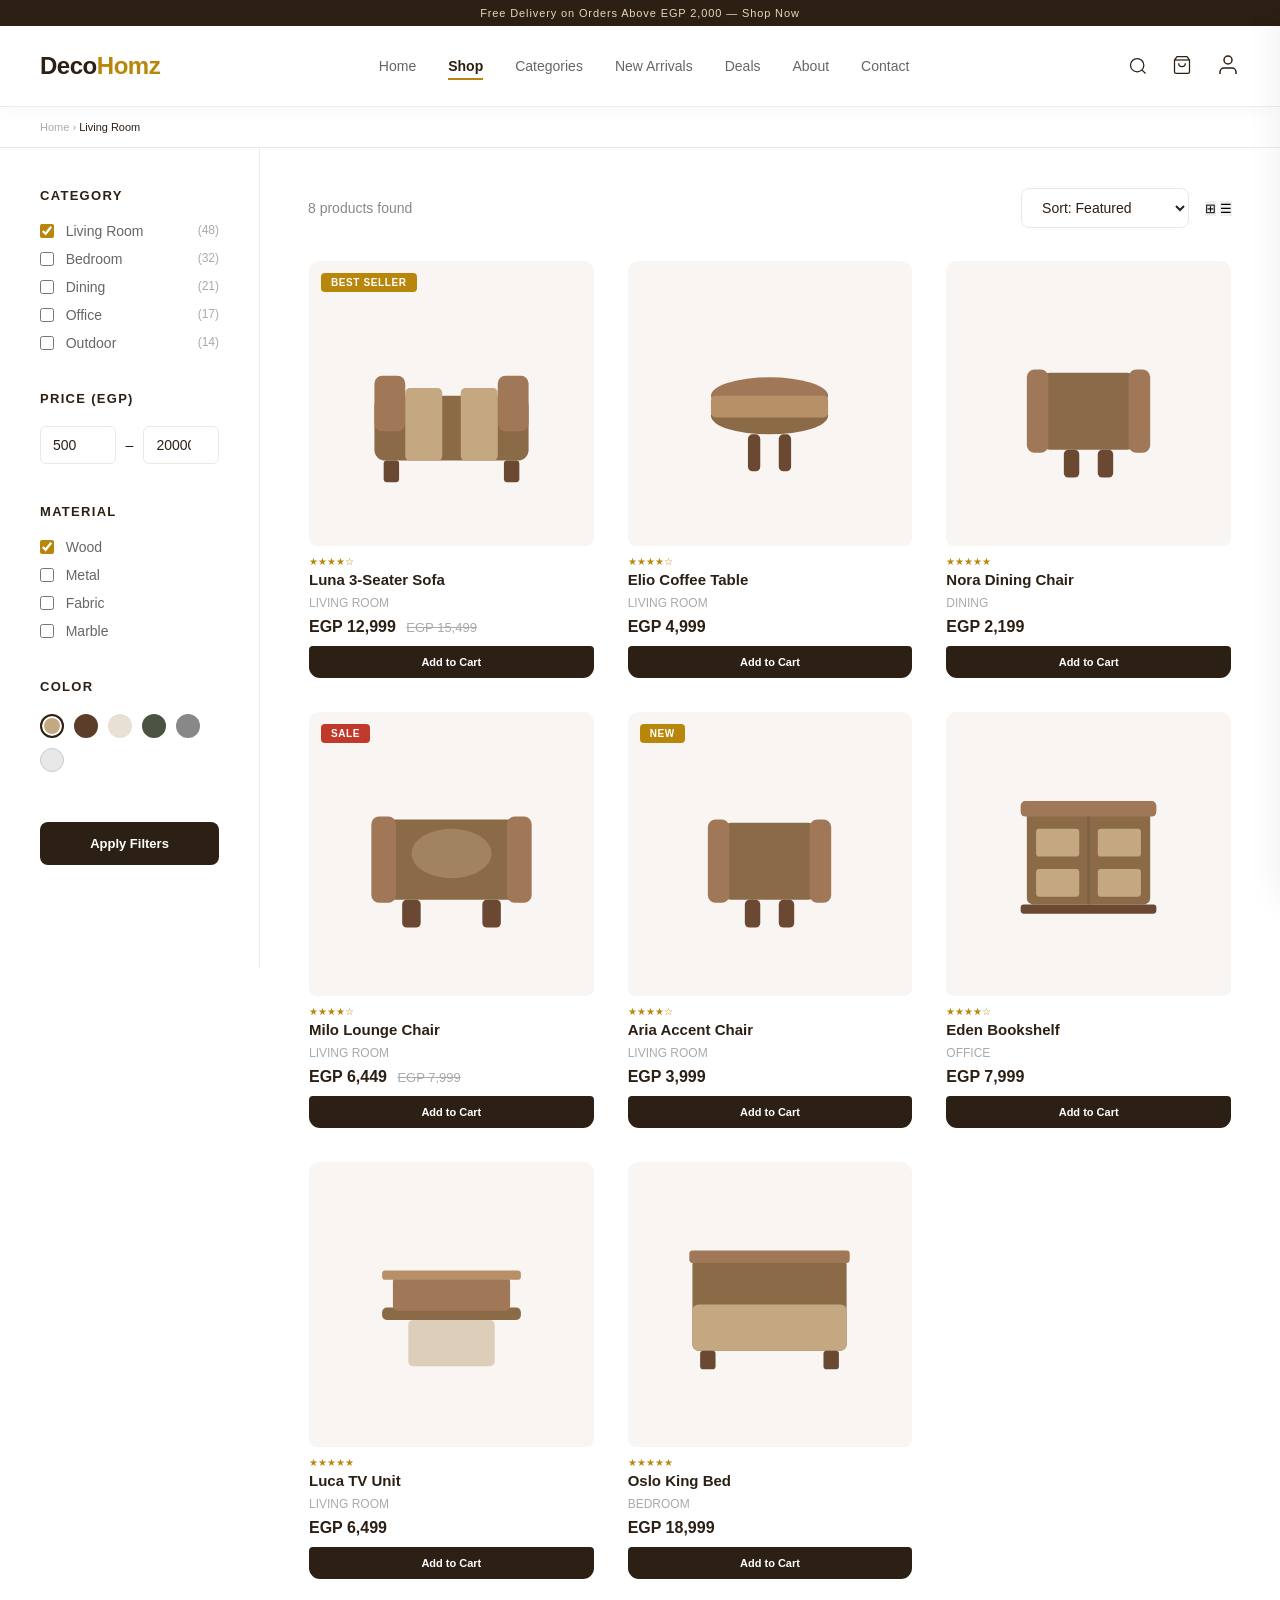
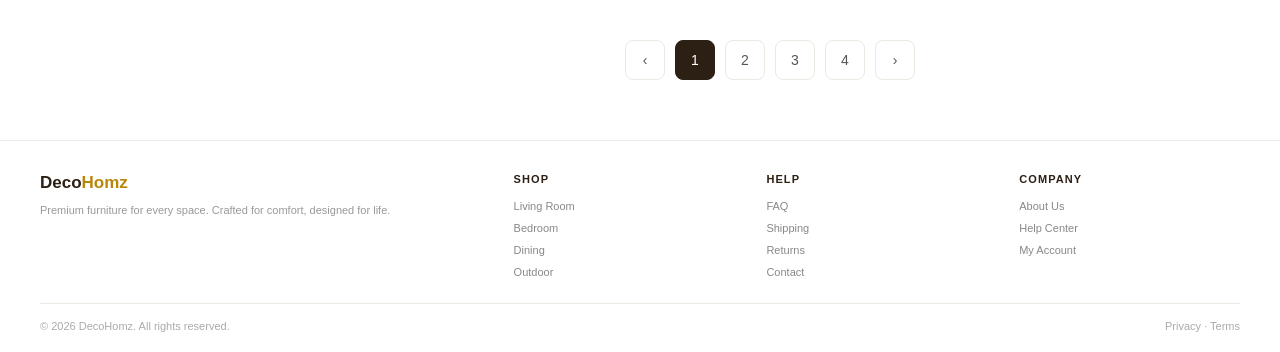
<file: shop.html>
<!DOCTYPE html>
<html lang="en">

<head>
  <meta charset="UTF-8">
  <meta name="viewport" content="width=device-width, initial-scale=1.0">
  <title>Shop — DecoHomz</title>
  <link rel="stylesheet" href="css/shared.css">
  <link rel="stylesheet" href="css/shop.css">
</head>

<body>

  <div class="topbar">Free Delivery on Orders Above EGP 2,000 — Shop Now</div>
  <nav><div class="nav-inner">
    <div class="logo">Deco<span>Homz</span></div>
    <ul class="nav-links">
      <li><a href="index.html">Home</a></li>
      <li><a href="shop.html" class="active">Shop</a></li>
      <li><a href="categories.html">Categories</a></li>
      <li><a href="new-arrivals.html">New Arrivals</a></li>
      <li><a href="deals.html">Deals</a></li>
      <li><a href="about.html">About</a></li>
      <li><a href="contact.html">Contact</a></li>
    </ul>
    <div class="nav-right">
      <div class="search-container">
        <svg class="search-trigger" viewBox="0 0 24 24" stroke-width="1.5" stroke="currentColor" fill="none">
          <circle cx="11" cy="11" r="8" />
          <path d="m21 21-4.35-4.35" />
        </svg>
      </div>
      <div class="cart-trigger" title="Shopping Cart">
        <svg viewBox="0 0 24 24" stroke-width="1.5" stroke="currentColor" fill="none">
          <path d="M6 2 3 6v14a2 2 0 0 0 2 2h14a2 2 0 0 0 2-2V6l-3-4z" />
          <line x1="3" y1="6" x2="21" y2="6" />
          <path d="M16 10a4 4 0 0 1-8 0" />
        </svg>
        <div class="badge badge-cart">0</div>
      </div>
      <div class="user-trigger" title="Account" onclick="location.href='account.html'">
        <svg viewBox="0 0 24 24" stroke-width="1.5" stroke="currentColor" fill="none">
          <path d="M20 21v-2a4 4 0 0 0-4-4H8a4 4 0 0 0-4 4v2" />
          <circle cx="12" cy="7" r="4" />
        </svg>
      </div>
    </div>
  </div></nav>
  <div class="breadcrumb">Home › <span>Living Room</span></div>

  <div class="shop-layout">
    <div class="sidebar">
      <div class="filter-group">
        <div class="filter-title">Category</div>
        <div class="filter-item"><input type="checkbox" checked><label>Living Room <span>(48)</span></label></div>
        <div class="filter-item"><input type="checkbox"><label>Bedroom <span>(32)</span></label></div>
        <div class="filter-item"><input type="checkbox"><label>Dining <span>(21)</span></label></div>
        <div class="filter-item"><input type="checkbox"><label>Office <span>(17)</span></label></div>
        <div class="filter-item"><input type="checkbox"><label>Outdoor <span>(14)</span></label></div>
      </div>
      <div class="filter-group">
        <div class="filter-title">Price (EGP)</div>
        <div class="price-range">
          <input type="number" placeholder="Min" value="500">
          <span>–</span>
          <input type="number" placeholder="Max" value="20000">
        </div>
      </div>
      <div class="filter-group">
        <div class="filter-title">Material</div>
        <div class="filter-item"><input type="checkbox" checked><label>Wood</label></div>
        <div class="filter-item"><input type="checkbox"><label>Metal</label></div>
        <div class="filter-item"><input type="checkbox"><label>Fabric</label></div>
        <div class="filter-item"><input type="checkbox"><label>Marble</label></div>
      </div>
      <div class="filter-group">
        <div class="filter-title">Color</div>
        <div class="color-row">
          <div class="color-dot active" style="background:#C4A882"></div>
          <div class="color-dot" style="background:#5C3D2A"></div>
          <div class="color-dot" style="background:#E8E0D4"></div>
          <div class="color-dot" style="background:#4A5240"></div>
          <div class="color-dot" style="background:#888"></div>
          <div class="color-dot" style="background:#E8E8E8;border:1px solid #ccc"></div>
        </div>
      </div>
      <button class="btn-apply">Apply Filters</button>
    </div>

    <div class="main">
      <div class="main-top">
        <div class="result-count">48 products found</div>
        <div class="sort-row">
          <select>
            <option>Sort: Featured</option>
            <option>Price: Low to High</option>
            <option>Price: High to Low</option>
            <option>Newest</option>
          </select>
          <div class="grid-toggle">
            <button class="grid-btn active">⊞</button>
            <button class="grid-btn">☰</button>
          </div>
        </div>
      </div>
      <div class="prod-grid" id="product-grid">
        <!-- Products will be rendered dynamically by shop.js -->
      </div>
      <div class="pagination">
        <button class="page-btn">‹</button>
        <button class="page-btn active">1</button>
        <button class="page-btn">2</button>
        <button class="page-btn">3</button>
        <button class="page-btn">4</button>
        <button class="page-btn">›</button>
      </div>
    </div>
  </div>

  <footer>
    <div class="footer-grid">
      <div>
        <div class="f-logo">Deco<span>Homz</span></div>
        <p class="f-desc">Premium furniture for every space. Crafted for comfort, designed for life.</p>
      </div>
      <div>
        <div class="f-head">Shop</div>
        <ul class="f-links">
          <li><a href="shop.html">Living Room</a></li>
          <li><a href="shop.html">Bedroom</a></li>
          <li><a href="shop.html">Dining</a></li>
          <li><a href="shop.html">Outdoor</a></li>
        </ul>
      </div>
      <div>
        <div class="f-head">Help</div>
        <ul class="f-links">
          <li><a href="faq.html">FAQ</a></li>
          <li><a href="contact.html">Shipping</a></li>
          <li><a href="contact.html">Returns</a></li>
          <li><a href="contact.html">Contact</a></li>
        </ul>
      </div>
      <div>
        <div class="f-head">Company</div>
        <ul class="f-links">
          <li><a href="about.html">About Us</a></li>
          <li><a href="faq.html">Help Center</a></li>
          <li><a href="account.html">My Account</a></li>
        </ul>
      </div>
    </div>
    <div class="footer-bottom">
      <span>© 2026 DecoHomz. All rights reserved.</span>
      <span>Privacy · Terms</span>
    </div>
  </footer>

  <script src="js/shared.js"></script>
  <script src="js/products-data.js"></script>
  <script src="js/shop.js"></script>
</body>

</html>
</file>
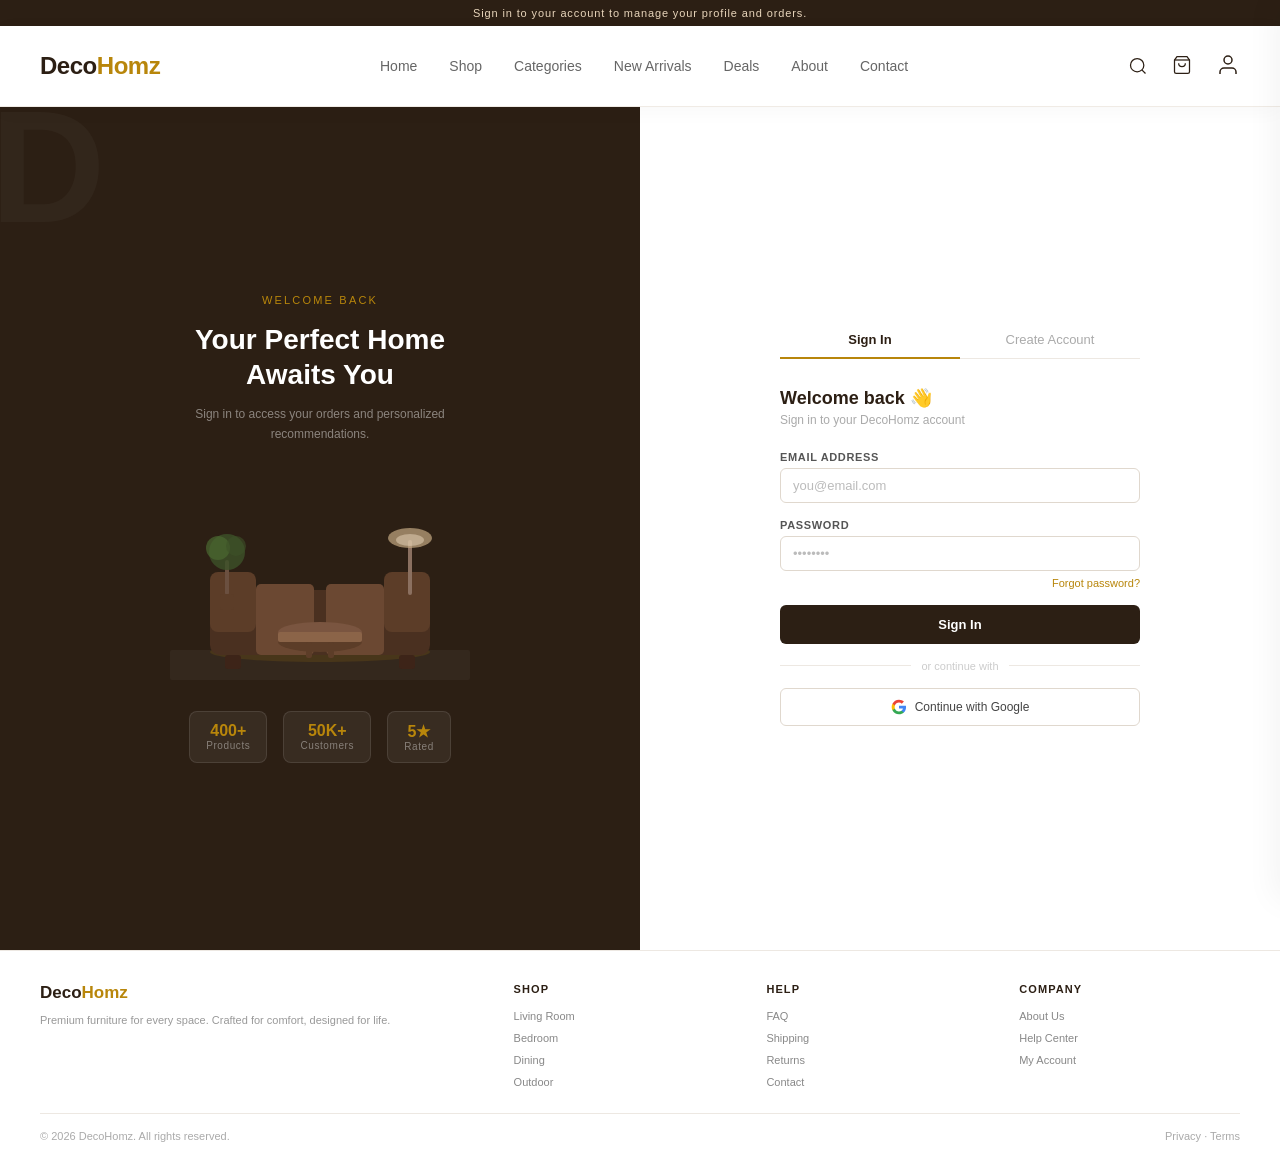
<file: signin.html>
<!DOCTYPE html>
<html lang="en">
<head>
  <meta charset="UTF-8">
  <title>Sign In — DecoHomz</title>
  <link rel="stylesheet" href="css/shared.css">
  <link rel="stylesheet" href="css/signin.css">
</head>
<body>

<div class="topbar">Sign in to your account to manage your profile and orders.</div>
<nav><div class="nav-inner">
  <div class="logo">Deco<span>Homz</span></div>
  <ul class="nav-links">
    <li><a href="index.html">Home</a></li>
    <li><a href="shop.html">Shop</a></li>
    <li><a href="categories.html">Categories</a></li>
    <li><a href="new-arrivals.html">New Arrivals</a></li>
    <li><a href="deals.html">Deals</a></li>
    <li><a href="about.html">About</a></li>
    <li><a href="contact.html">Contact</a></li>
  </ul>
  <div class="nav-right">
    <div class="search-container">
      <svg class="search-trigger" viewBox="0 0 24 24" stroke-width="1.5" stroke="currentColor" fill="none"><circle cx="11" cy="11" r="8"/><path d="m21 21-4.35-4.35"/></svg>
    </div>
    <div class="cart-trigger" title="Shopping Cart" style="position:relative; cursor:pointer">
      <svg viewBox="0 0 24 24" stroke-width="1.5" stroke="currentColor" fill="none"><path d="M6 2 3 6v14a2 2 0 0 0 2 2h14a2 2 0 0 0 2-2V6l-3-4z"/><line x1="3" y1="6" x2="21" y2="6"/><path d="M16 10a4 4 0 0 1-8 0"/></svg>
      <div class="badge badge-cart" style="display:none">0</div>
    </div>
    <div class="user-trigger" title="Account" onclick="location.href='account.html'" style="cursor:pointer">
      <svg viewBox="0 0 24 24" stroke-width="1.5" stroke="currentColor" fill="none"><path d="M20 21v-2a4 4 0 0 0-4-4H8a4 4 0 0 0-4 4v2"/><circle cx="12" cy="7" r="4"/></svg>
    </div>
  </div>
</div></nav>

<div class="auth-wrap">
  <div class="auth-left">
    <div class="auth-bg">D</div>
    <div class="auth-tagline">Welcome Back</div>
    <div class="auth-title">Your Perfect Home<br>Awaits You</div>
    <div class="auth-sub">Sign in to access your orders and personalized recommendations.</div>
    <div class="auth-room">
      <svg viewBox="0 0 300 200" fill="none" xmlns="http://www.w3.org/2000/svg">
        <rect x="0" y="170" width="300" height="30" fill="rgba(255,255,255,0.04)" rx="2"/>
        <ellipse cx="150" cy="172" rx="110" ry="10" fill="rgba(184,134,11,0.15)"/>
        <rect x="40" y="110" width="220" height="65" rx="10" fill="#4A3020"/>
        <rect x="40" y="92" width="46" height="60" rx="8" fill="#5C3D28"/>
        <rect x="214" y="92" width="46" height="60" rx="8" fill="#5C3D28"/>
        <rect x="86" y="104" width="58" height="71" rx="5" fill="#6B4832"/>
        <rect x="156" y="104" width="58" height="71" rx="5" fill="#6B4832"/>
        <rect x="55" y="175" width="16" height="14" rx="3" fill="#3D2418"/>
        <rect x="229" y="175" width="16" height="14" rx="3" fill="#3D2418"/>
        <ellipse cx="150" cy="162" rx="42" ry="10" fill="#5C3D28"/>
        <ellipse cx="150" cy="152" rx="42" ry="10" fill="#7A5540"/>
        <rect x="108" y="152" width="84" height="10" rx="2" fill="#8B6448"/>
        <rect x="136" y="162" width="6" height="16" rx="2" fill="#5C3D28"/>
        <rect x="158" y="162" width="6" height="16" rx="2" fill="#5C3D28"/>
        <rect x="238" y="60" width="4" height="55" rx="2" fill="#8B7060"/>
        <ellipse cx="240" cy="58" rx="22" ry="10" fill="#C4A882" opacity="0.7"/>
        <ellipse cx="240" cy="60" rx="14" ry="6" fill="#E8D5BB" opacity="0.5"/>
        <rect x="55" y="80" width="4" height="35" rx="2" fill="#6B5040"/>
        <circle cx="57" cy="72" r="18" fill="#3D5228" opacity="0.8"/>
        <circle cx="48" cy="68" r="12" fill="#4A6830" opacity="0.7"/>
        <circle cx="66" cy="66" r="10" fill="#3D5228" opacity="0.6"/>
        <rect x="50" y="114" width="14" height="16" rx="3" fill="#5C3D28"/>
      </svg>
    </div>
    <div class="auth-badges">
      <div class="auth-badge"><div class="badge-num">400+</div><div class="badge-txt">Products</div></div>
      <div class="auth-badge"><div class="badge-num">50K+</div><div class="badge-txt">Customers</div></div>
      <div class="auth-badge"><div class="badge-num">5★</div><div class="badge-txt">Rated</div></div>
    </div>
  </div>

  <div class="auth-right">
    <div class="auth-box">
      <div class="tabs">
        <div class="tab active" id="tab-signin" onclick="switchTab('signin')">Sign In</div>
        <div class="tab" id="tab-register" onclick="switchTab('register')">Create Account</div>
      </div>

      <!-- SIGN IN -->
      <div id="signin-form">
        <div class="form-title">Welcome back 👋</div>
        <div class="form-sub">Sign in to your DecoHomz account</div>
        <div class="field"><label>Email Address</label><input type="email" placeholder="you@email.com"></div>
        <div class="field"><label>Password</label><input type="password" placeholder="••••••••"></div>
        <a href="#" class="forgot">Forgot password?</a>
        <button class="btn-submit">Sign In</button>
        <div class="divider"><span>or continue with</span></div>
        <button class="btn-google">
          <svg class="g-icon" viewBox="0 0 24 24"><path fill="#4285F4" d="M22.56 12.25c0-.78-.07-1.53-.2-2.25H12v4.26h5.92c-.26 1.37-1.04 2.53-2.21 3.31v2.77h3.57c2.08-1.92 3.28-4.74 3.28-8.09z"/><path fill="#34A853" d="M12 23c2.97 0 5.46-.98 7.28-2.66l-3.57-2.77c-.98.66-2.23 1.06-3.71 1.06-2.86 0-5.29-1.93-6.16-4.53H2.18v2.84C3.99 20.53 7.7 23 12 23z"/><path fill="#FBBC05" d="M5.84 14.09c-.22-.66-.35-1.36-.35-2.09s.13-1.43.35-2.09V7.07H2.18C1.43 8.55 1 10.22 1 12s.43 3.45 1.18 4.93l3.66-2.84z"/><path fill="#EA4335" d="M12 5.38c1.62 0 3.06.56 4.21 1.64l3.15-3.15C17.45 2.09 14.97 1 12 1 7.7 1 3.99 3.47 2.18 7.07l3.66 2.84c.87-2.6 3.3-4.53 6.16-4.53z"/></svg>
          Continue with Google
        </button>
      </div>

      <!-- REGISTER -->
      <div id="register-form" class="register-form">
        <div class="form-title">Create an account</div>
        <div class="form-sub">Join DecoHomz and start designing your space</div>
        <div class="form-grid">
          <div class="field"><label>First Name</label><input type="text" placeholder="Sara"></div>
          <div class="field"><label>Last Name</label><input type="text" placeholder="Ahmed"></div>
        </div>
        <div class="field"><label>Email Address</label><input type="email" placeholder="you@email.com"></div>
        <div class="field"><label>Password</label><input type="password" placeholder="Min. 8 characters"></div>
        <div class="field"><label>Phone Number</label><input type="tel" placeholder="+20 1XX XXX XXXX"></div>
        <button class="btn-submit" style="margin-top:4px">Create Account</button>
        <div class="divider"><span>or sign up with</span></div>
        <button class="btn-google">
          <svg class="g-icon" viewBox="0 0 24 24"><path fill="#4285F4" d="M22.56 12.25c0-.78-.07-1.53-.2-2.25H12v4.26h5.92c-.26 1.37-1.04 2.53-2.21 3.31v2.77h3.57c2.08-1.92 3.28-4.74 3.28-8.09z"/><path fill="#34A853" d="M12 23c2.97 0 5.46-.98 7.28-2.66l-3.57-2.77c-.98.66-2.23 1.06-3.71 1.06-2.86 0-5.29-1.93-6.16-4.53H2.18v2.84C3.99 20.53 7.7 23 12 23z"/><path fill="#FBBC05" d="M5.84 14.09c-.22-.66-.35-1.36-.35-2.09s.13-1.43.35-2.09V7.07H2.18C1.43 8.55 1 10.22 1 12s.43 3.45 1.18 4.93l3.66-2.84z"/><path fill="#EA4335" d="M12 5.38c1.62 0 3.06.56 4.21 1.64l3.15-3.15C17.45 2.09 14.97 1 12 1 7.7 1 3.99 3.47 2.18 7.07l3.66 2.84c.87-2.6 3.3-4.53 6.16-4.53z"/></svg>
          Continue with Google
        </button>
        <div class="terms">By creating an account, you agree to our <a href="#">Terms of Service</a> and <a href="#">Privacy Policy</a>.</div>
      </div>
    </div>
  </div>
</div>

<script src="js/shared.js"></script>
<script src="js/signin.js"></script>
<footer>
  <div class="footer-grid">
    <div>
      <div class="f-logo">Deco<span>Homz</span></div>
      <p class="f-desc">Premium furniture for every space. Crafted for comfort, designed for life.</p>
    </div>
    <div>
      <div class="f-head">Shop</div>
      <ul class="f-links">
        <li><a href="shop.html">Living Room</a></li>
        <li><a href="shop.html">Bedroom</a></li>
        <li><a href="shop.html">Dining</a></li>
        <li><a href="shop.html">Outdoor</a></li>
      </ul>
    </div>
    <div>
      <div class="f-head">Help</div>
      <ul class="f-links">
        <li><a href="faq.html">FAQ</a></li>
        <li><a href="contact.html">Shipping</a></li>
        <li><a href="contact.html">Returns</a></li>
        <li><a href="contact.html">Contact</a></li>
      </ul>
    </div>
    <div>
      <div class="f-head">Company</div>
      <ul class="f-links">
        <li><a href="about.html">About Us</a></li>
        <li><a href="faq.html">Help Center</a></li>
        <li><a href="account.html">My Account</a></li>
      </ul>
    </div>
  </div>
  <div class="footer-bottom">
    <span>© 2026 DecoHomz. All rights reserved.</span>
    <span>Privacy · Terms</span>
  </div>
</footer>
</body>
</html>
</file>
<file: css/shared.css>
/* ============================================
   DECOHOMZ — SHARED STYLES
   Applied to all pages
   ============================================ */

/* Reset */
*,
::before,
::after {
    margin: 0;
    padding: 0;
    box-sizing: border-box
}

body {
    font-family: 'Segoe UI', sans-serif;
    background: #FAFAF8;
    color: #1a1a1a;
    font-size: 14px
}

a {
    text-decoration: none
}

ul {
    list-style: none
}

button {
    border: none;
    cursor: pointer;
    font-family: inherit
}

/* Brand */
.logo {
    font-size: 24px;
    font-weight: 800;
    color: #2C1F14;
    letter-spacing: -0.02em;
    cursor: pointer
}

.logo span {
    color: #B8860B
}

/* Topbar */
.topbar {
    background: #2C1F14;
    color: #E8D5BB;
    text-align: center;
    font-size: 11px;
    letter-spacing: .08em;
    padding: 7px
}

/* Nav */
nav {
    background: rgba(255, 255, 255, 0.98);
    border-bottom: 1px solid #F0EBE5;
    position: sticky;
    top: 0;
    z-index: 1000;
    backdrop-filter: blur(15px);
    -webkit-backdrop-filter: blur(15px);
    box-shadow: 0 4px 20px rgba(0, 0, 0, 0.03);
}

.nav-inner {
    max-width: 1400px;
    margin: 0 auto;
    padding: 0 40px;
    height: 80px;
    display: flex;
    align-items: center;
    justify-content: space-between;
}

.nav-links {
    display: flex;
    gap: 32px;
    list-style: none;
}

.nav-links a {
    text-decoration: none;
    font-size: 14px;
    font-weight: 500;
    color: #666;
    transition: all 0.2s ease;
}

.nav-links a:hover {
    color: #2C1F14;
}

.nav-links a.active {
    color: #2C1F14;
    font-weight: 600;
    border-bottom: 2px solid #B8860B;
    padding-bottom: 4px;
}

.nav-right {
    display: flex;
    gap: 24px;
    align-items: center;
}

.nav-right svg {
    width: 20px;
    height: 20px;
    stroke: #2C1F14;
    fill: none;
    cursor: pointer;
    transition: all 0.2s ease;
}

/* Badge */
.badge {
    background: #B8860B;
    color: #fff;
    border-radius: 50%;
    font-size: 9px;
    width: 14px;
    height: 14px;
    display: flex;
    align-items: center;
    justify-content: center;
    margin-left: -8px;
    margin-top: -8px
}

/* Breadcrumb */
.breadcrumb {
    padding: 14px 40px;
    font-size: 11px;
    color: #aaa;
    background: #fff;
    border-bottom: 1px solid #EDE8E2
}

.breadcrumb span {
    color: #2C1F14
}

/* Buttons */
.btn-dark {
    background: #2C1F14;
    color: #fff;
    border: none;
    padding: 10px 22px;
    font-size: 12px;
    border-radius: 4px;
    cursor: pointer
}

.btn-outline {
    background: transparent;
    color: #2C1F14;
    border: 1.5px solid #2C1F14;
    padding: 10px 22px;
    font-size: 12px;
    border-radius: 4px;
    cursor: pointer
}

.btn-gold {
    background: #B8860B;
    color: #fff;
    border: none;
    padding: 10px 20px;
    font-size: 12px;
    border-radius: 4px;
    cursor: pointer
}

/* Product cards (shared grid layout + typography) */
.prod-grid {
    display: grid;
    gap: 20px;
    grid-template-columns: repeat(auto-fill, minmax(250px, 1fr))
}

.prod-card {
    cursor: pointer
}

.prod-img {
    background: #F5F0E8;
    border-radius: 8px;
    aspect-ratio: 4/5;
    display: flex;
    align-items: center;
    justify-content: center;
    position: relative;
    margin-bottom: 10px;
    overflow: hidden
}

.prod-img svg {
    width: 65%;
    height: 65%
}

.prod-badge {
    position: absolute;
    top: 8px;
    left: 8px;
    background: #B8860B;
    color: #fff;
    font-size: 9px;
    padding: 3px 7px;
    border-radius: 3px;
    letter-spacing: .06em
}

.prod-name {
    font-size: 13px;
    font-weight: 600;
    color: #2C1F14;
    margin-bottom: 3px
}

.prod-cat {
    font-size: 11px;
    color: #999;
    margin-bottom: 5px
}

.prod-price {
    font-size: 13px;
    font-weight: 700;
    color: #2C1F14
}

.prod-price s {
    font-size: 11px;
    color: #aaa;
    font-weight: 400;
    margin-left: 4px
}

.stars {
    font-size: 10px;
    color: #B8860B;
    margin-bottom: 4px
}

/* Section header */
.sec-row {
    display: flex;
    justify-content: space-between;
    align-items: baseline;
    margin-bottom: 20px
}

.sec-title {
    font-size: 16px;
    font-weight: 700;
    color: #2C1F14
}

.sec-link {
    font-size: 12px;
    color: #B8860B;
    text-decoration: none
}

.sec-label {
    font-size: 11px;
    letter-spacing: .2em;
    text-transform: uppercase;
    color: #B8860B;
    margin-bottom: 12px
}

.sec-title {
    font-size: 26px;
    font-weight: 700;
    color: #2C1F14;
    line-height: 1.25;
    margin-bottom: 16px
}

.sec-body {
    font-size: 13px;
    color: #666;
    line-height: 1.8;
    margin-bottom: 16px
}

/* Stars */
.stars {
    font-size: 10px;
    color: #B8860B;
    margin-bottom: 4px
}


.btn-cart {
    background: #2C1F14;
    color: #fff;
    border: none;
    width: 100%;
    padding: 10px;
    font-size: 11px;
    font-weight: 600;
    border-radius: 4px;
    cursor: pointer;
    margin-top: 10px;
    transition: all 0.2s
}

.btn-cart:hover {
    background: #444;
    transform: translateY(-1px)
}

/* Footer */
footer {
    background: #fff;
    border-top: 1px solid #EDE8E2;
    padding: 32px 40px 20px
}

.footer-grid {
    display: grid;
    grid-template-columns: 2fr 1fr 1fr 1fr;
    gap: 32px;
    margin-bottom: 24px
}

.f-logo {
    font-size: 17px;
    font-weight: 700;
    color: #2C1F14;
    margin-bottom: 8px
}

.f-logo span {
    color: #B8860B
}

.f-desc {
    font-size: 11px;
    color: #999;
    line-height: 1.7
}

.f-head {
    font-size: 11px;
    font-weight: 700;
    letter-spacing: .1em;
    text-transform: uppercase;
    color: #2C1F14;
    margin-bottom: 12px
}

.f-links {
    list-style: none;
    display: flex;
    flex-direction: column;
    gap: 6px
}

.f-links a {
    font-size: 11px;
    color: #888;
    text-decoration: none
}

.footer-bottom {
    border-top: 1px solid #EDE8E2;
    padding-top: 16px;
    font-size: 11px;
    color: #aaa;
    display: flex;
    justify-content: space-between
}

/* Form fields */
.field {
    margin-bottom: 16px
}

.field label {
    display: block;
    font-size: 11px;
    font-weight: 600;
    text-transform: uppercase;
    letter-spacing: .06em;
    color: #555;
    margin-bottom: 5px
}

.field input,
.field select {
    width: 100%;
    border: 1px solid #E0D8CE;
    border-radius: 6px;
    padding: 9px 12px;
    font-size: 13px;
    color: #1a1a1a;
    outline: none;
    background: #fff
}

.field input:focus {
    border-color: #B8860B
}

.field input::placeholder {
    color: #bbb
}

.form-grid {
    display: grid;
    grid-template-columns: 1fr 1fr;
    gap: 12px
}

.form-grid.three {
    grid-template-columns: 2fr 1fr 1fr
}

.field.full {
    grid-column: span 2
}

/* Order / cart summary box */
.summary-box,
.summary {
    background: #fff;
    border: 1px solid #EDE8E2;
    border-radius: 10px;
    padding: 22px
}

.sum-title,
.summary-title {
    font-size: 14px;
    font-weight: 700;
    color: #2C1F14;
    margin-bottom: 18px
}

.sum-row {
    display: flex;
    justify-content: space-between;
    font-size: 13px;
    margin-bottom: 12px
}

.sum-row .key,
.sum-row .k {
    color: #888
}

.sum-row .val,
.sum-row .v {
    color: #2C1F14;
    font-weight: 500
}

.sum-row.discount .val,
.sum-row .v.disc {
    color: #c0392b
}

.sum-row.total,
.sum-total {
    font-size: 15px;
    font-weight: 700;
    border-top: 1px solid #EDE8E2;
    padding-top: 14px;
    margin-top: 4px
}

/* Step indicator */
.steps {
    display: flex;
    justify-content: center;
    align-items: center;
    padding: 20px 40px;
    background: #fff;
    border-bottom: 1px solid #EDE8E2;
    gap: 0
}

.step {
    display: flex;
    align-items: center;
    gap: 8px
}

.step-num {
    width: 24px;
    height: 24px;
    border-radius: 50%;
    display: flex;
    align-items: center;
    justify-content: center;
    font-size: 11px;
    font-weight: 700
}

.step.done .step-num {
    background: #B8860B;
    color: #fff
}

.step.active .step-num {
    background: #2C1F14;
    color: #fff
}

.step.inactive .step-num {
    background: #EDE8E2;
    color: #888
}

.step-name {
    font-size: 12px;
    font-weight: 600
}

.step.done .step-name {
    color: #B8860B
}

.step.active .step-name {
    color: #2C1F14
}

.step.inactive .step-name {
    color: #aaa
}

.step-line {
    width: 56px;
    height: 1px;
    background: #EDE8E2;
    margin: 0 6px
}

.step-line.done {
    background: #B8860B
}

/* Quantity control */
.qty-ctrl {
    display: flex;
    align-items: center;
    border: 1px solid #E0D8CE;
    border-radius: 4px;
    overflow: hidden
}

.qty-btn {
    background: #fff;
    border: none;
    padding: 7px 13px;
    cursor: pointer;
    font-size: 14px;
    color: #555
}

.qty-num {
    padding: 7px 16px;
    font-size: 13px;
    font-weight: 600;
    border-left: 1px solid #E0D8CE;
    border-right: 1px solid #E0D8CE
}

/* Status badges */
.order-status {
    font-size: 10px;
    padding: 3px 8px;
    border-radius: 20px;
    font-weight: 600
}

.status-processing {
    background: #FFF3CD;
    color: #856404
}

.status-delivered {
    background: #D1FAE5;
    color: #065F46
}

.status-shipped {
    background: #DBEAFE;
    color: #1E40AF
}

/* Pagination */
.pagination {
    display: flex;
    gap: 6px;
    justify-content: center;
    padding: 24px 0 8px;
    align-items: center
}

.page-btn {
    border: 1px solid #E0D8CE;
    border-radius: 4px;
    padding: 6px 11px;
    font-size: 12px;
    cursor: pointer;
    background: #fff;
    color: #555
}

.page-btn.active {
    background: #2C1F14;
    color: #fff;
    border-color: #2C1F14
}

/* Off-canvas Cart */
.cart-overlay {
    position: fixed;
    top: 0;
    left: 0;
    width: 100%;
    height: 100%;
    background: rgba(0, 0, 0, 0.4);
    z-index: 2000;
    opacity: 0;
    visibility: hidden;
    transition: 0.3s
}

.cart-overlay.active {
    opacity: 1;
    visibility: visible
}

.cart-drawer {
    position: fixed;
    top: 0;
    right: -400px;
    width: 400px;
    height: 100%;
    background: #fff;
    z-index: 2001;
    transition: 0.4s cubic-bezier(0.4, 0, 0.2, 1);
    display: flex;
    flex-direction: column;
    box-shadow: -5px 0 30px rgba(0, 0, 0, 0.05)
}

.cart-drawer.active {
    right: 0
}

.cart-header {
    padding: 24px;
    border-bottom: 1px solid #EDE8E2;
    display: flex;
    justify-content: space-between;
    align-items: center
}

.cart-header h2 {
    font-size: 14px;
    font-weight: 700;
    color: #2C1F14;
    text-transform: uppercase;
    letter-spacing: .05em
}

.close-cart {
    background: none;
    border: none;
    cursor: pointer;
    padding: 5px
}

.close-cart svg {
    width: 20px;
    height: 20px;
    stroke: #444
}

.cart-body {
    flex: 1;
    overflow-y: auto;
    padding: 24px
}

.cart-footer {
    padding: 24px;
    border-top: 1px solid #EDE8E2;
    background: #FAFAF8
}

.cart-total-row {
    display: flex;
    justify-content: space-between;
    margin-bottom: 16px;
    font-size: 15px;
    font-weight: 700;
    color: #2C1F14
}

.btn-checkout-full {
    width: 100%;
    background: #2C1F14;
    color: #fff;
    padding: 14px;
    border-radius: 6px;
    font-weight: 600;
    font-size: 13px;
    text-align: center;
    display: block;
    text-decoration: none
}

/* Empty Cart State */
.empty-cart-msg {
    text-align: center;
    margin-top: 60px;
    color: #aaa
}

.empty-cart-msg svg {
    width: 48px;
    height: 48px;
    stroke: #EDE8E2;
    margin-bottom: 16px;
    display: block;
    margin-left: auto;
    margin-right: auto
}

.empty-cart-msg p {
    font-size: 13px;
    margin-bottom: 20px
}

/* Search Bar */
.search-container {
    position: relative;
    display: flex;
    align-items: center
}

.search-bar {
    position: absolute;
    right: 0;
    top: 50%;
    transform: translateY(-50%);
    width: 0;
    opacity: 0;
    overflow: hidden;
    transition: 0.3s;
    background: #fff;
    border: 1px solid #EDE8E2;
    border-radius: 20px;
    padding: 5px 15px;
    display: flex;
    align-items: center;
    z-index: 10
}

.search-bar.active {
    width: 250px;
    opacity: 1;
    right: 30px
}

.search-bar input {
    border: none;
    outline: none;
    font-size: 12px;
    width: 100%;
    background: transparent
}

/* Nav Icons Styling */
.nav-right svg {
    cursor: pointer;
    transition: 0.2s;
    color: #2C1F14
}

.nav-right svg:hover {
    color: #B8860B
}

.user-trigger svg {
    width: 24px;
    height: 24px
}

/* Responsive */
@media (max-width: 1024px) {
    .nav-inner {
        padding: 0 32px;
    }
    .nav-links {
        gap: 20px;
    }
    .hero {
        grid-template-columns: 1fr;
        text-align: center;
    }
    .hero-text {
        align-items: center;
        padding: 40px 20px;
    }
    .footer-grid {
        grid-template-columns: 1fr 1fr;
    }
}

@media (max-width: 768px) {
    nav {
        padding: 0;
    }
    .nav-inner {
        height: auto;
        padding: 12px 20px;
        flex-direction: column;
        gap: 12px;
    }
    .nav-links {
        display: flex;
        width: 100%;
        overflow-x: auto;
        padding: 4px 0;
        gap: 20px;
        -webkit-overflow-scrolling: touch;
        scrollbar-width: none;
    }
    .nav-links::-webkit-scrollbar {
        display: none;
    }
    .nav-links a {
        white-space: nowrap;
        font-size: 13px;
    }
    .nav-right {
        width: 100%;
        justify-content: flex-end;
        gap: 24px;
        padding-top: 12px;
        border-top: 1px solid #F5F0E8;
    }
    .hero-h1 {
        font-size: 28px;
    }
    .prod-grid {
        grid-template-columns: repeat(2, 1fr);
        gap: 16px;
    }
    footer {
        padding: 30px 20px 20px;
    }
    .footer-grid {
        grid-template-columns: repeat(2, 1fr);
        text-align: left;
    }
    .f-links {
        align-items: flex-start;
    }
    .footer-bottom {
        flex-direction: row;
        justify-content: space-between;
        align-items: center;
    }
    .cart-drawer {
        width: 100%;
        right: -100%;
    }
    .form-grid {
        grid-template-columns: 1fr;
    }
    .cat-row {
        grid-template-columns: repeat(3, 1fr);
    }
    .breadcrumb {
        padding: 12px 20px;
    }
}

@media (max-width: 480px) {
    .prod-grid {
        grid-template-columns: 1fr;
    }
    .cat-row {
        grid-template-columns: repeat(2, 1fr);
    }
    .hero-btns {
        flex-direction: column;
        width: 100%;
    }
    .btn-dark, .btn-outline {
        width: 100%;
    }
}
</file>
<file: css/home.css>
/* ============================================
   DECOHOMZ — HOME PAGE STYLES
   ============================================ */

.hero {
    display: grid;
    grid-template-columns: 1fr 1fr;
    background: #F5F0E8;
    min-height: 500px;
    max-width: 1400px;
    margin: 0 auto;
}

@media (max-width: 992px) {
    .hero {
        grid-template-columns: 1fr;
        min-height: auto;
    }
}

.hero-text {
    padding: 80px;
    display: flex;
    flex-direction: column;
    justify-content: center;
}

@media (max-width: 992px) {
    .hero-text {
        padding: 60px 20px;
        text-align: center;
        align-items: center;
    }
}

.hero-label {
    font-size: 14px;
    letter-spacing: 0.2em;
    text-transform: uppercase;
    color: #B8860B;
    margin-bottom: 20px;
}

.hero-h1 {
    font-size: 56px;
    font-weight: 700;
    color: #2C1F14;
    line-height: 1.1;
    margin-bottom: 24px;
}

@media (max-width: 480px) {
    .hero-h1 {
        font-size: 36px;
    }
}

.hero-sub {
    font-size: 18px;
    color: #7A6A58;
    line-height: 1.6;
    margin-bottom: 40px;
    max-width: 480px;
}

.hero-btns {
    display: flex;
    gap: 16px;
}

@media (max-width: 480px) {
    .hero-btns {
        flex-direction: column;
        width: 100%;
    }
}

.hero-img {
    background: #E8DFD0;
    display: flex;
    align-items: flex-end;
    justify-content: center;
    padding: 40px;
    overflow: hidden;
}

@media (max-width: 992px) {
    .hero-img {
        display: none;
    }
}

.hero-img svg {
    width: 100%;
    max-width: 450px;
}

/* ── Categories ── */
.cats {
    padding: 80px 40px;
    background: #fff;
    max-width: 1400px;
    margin: 0 auto;
}

@media (max-width: 768px) {
    .cats {
        padding: 40px 20px;
    }
}

.cat-row {
    display: grid;
    grid-template-columns: repeat(6, 1fr);
    gap: 24px;
}

@media (max-width: 992px) {
    .cat-row {
        grid-template-columns: repeat(3, 1fr);
    }
}

@media (max-width: 480px) {
    .cat-row {
        grid-template-columns: repeat(2, 1fr);
        gap: 16px;
    }
}

.cat-item {
    text-align: center;
}

.cat-box {
    background: #F5F0E8;
    border-radius: 12px;
    aspect-ratio: 1;
    display: flex;
    align-items: center;
    justify-content: center;
    margin-bottom: 12px;
    transition: all 0.3s ease;
}

.cat-item:hover .cat-box {
    background: #E8DFD0;
    transform: translateY(-5px);
}

.cat-name {
    font-size: 14px;
    font-weight: 600;
    color: #2C1F14;
}

/* ── Best Sellers ── */
.products {
    padding: 80px 40px;
    background: #FAFAF8;
}

@media (max-width: 768px) {
    .products {
        padding: 40px 20px;
    }
}

.products .prod-grid {
    max-width: 1400px;
    margin: 0 auto;
}

/* ── Banner ── */
.banner {
    margin: 80px auto;
    max-width: 1320px;
    background: #2C1F14;
    border-radius: 20px;
    display: grid;
    grid-template-columns: 1.2fr 0.8fr;
    overflow: hidden;
}

@media (max-width: 992px) {
    .banner {
        grid-template-columns: 1fr;
        margin: 40px 20px;
    }
}

.ban-left {
    padding: 80px;
    display: flex;
    flex-direction: column;
    justify-content: center;
}

@media (max-width: 768px) {
    .ban-left {
        padding: 40px 24px;
        text-align: center;
        align-items: center;
    }
}

.ban-h {
    font-size: 42px;
    font-weight: 700;
    color: #fff;
    line-height: 1.2;
    margin-bottom: 16px;
}

@media (max-width: 480px) {
    .ban-h {
        font-size: 28px;
    }
}

.ban-sub {
    font-size: 16px;
    color: rgba(255,255,255,0.6);
    margin-bottom: 32px;
}

.ban-right {
    background: #3D2B1A;
    display: flex;
    align-items: center;
    justify-content: center;
}

@media (max-width: 992px) {
    .ban-right {
        display: none;
    }
}
</file>
<file: css/about.css>
/* ABOUT PAGE */
.about-hero{background:#2C1F14;display:grid;grid-template-columns:1fr 1fr;min-height:300px;overflow:hidden;position:relative}
.hero-text{padding:56px 48px;display:flex;flex-direction:column;justify-content:center;position:relative;z-index:2}
.hero-bg{position:absolute;font-size:200px;font-weight:900;color:rgba(255,255,255,.025);right:-20px;top:-30px;line-height:1;pointer-events:none}
.hero-label{font-size:11px;letter-spacing:.2em;text-transform:uppercase;color:#B8860B;margin-bottom:14px}
.hero-h1{font-size:32px;font-weight:700;color:#fff;line-height:1.2;margin-bottom:16px}
.hero-sub{font-size:13px;color:rgba(255,255,255,.5);line-height:1.75;max-width:320px}
.hero-right{background:#3D2B1A;display:flex;align-items:center;justify-content:center;overflow:hidden;position:relative}
.hero-right svg{width:320px}

.stats-bar{display:grid;grid-template-columns:repeat(4,1fr);background:#B8860B}
.stat{padding:24px;text-align:center;border-right:1px solid rgba(255,255,255,.15)}
.stat:last-child{border-right:none}
.stat-num{font-size:26px;font-weight:700;color:#fff;margin-bottom:4px}
.stat-label{font-size:11px;color:rgba(255,255,255,.7);letter-spacing:.08em;text-transform:uppercase}

.story{display:grid;grid-template-columns:1fr 1fr;gap:0;background:#fff}
.story-text{padding:56px 48px;display:flex;flex-direction:column;justify-content:center}
.story-visual{background:#F5F0E8;display:flex;align-items:center;justify-content:center;padding:40px;overflow:hidden}
.story-visual svg{width:100%;max-width:340px}

.values{padding:56px 40px;background:#FAFAF8}
.values-header{text-align:center;margin-bottom:40px}
.values-grid{display:grid;grid-template-columns:repeat(3,1fr);gap:20px}
.value-card{background:#fff;border:1px solid #EDE8E2;border-radius:12px;padding:28px 24px;text-align:center}
.value-icon{width:52px;height:52px;border-radius:12px;display:flex;align-items:center;justify-content:center;margin:0 auto 16px}
.value-icon svg{width:24px;height:24px;fill:none}
.value-title{font-size:14px;font-weight:700;color:#2C1F14;margin-bottom:8px}
.value-desc{font-size:12px;color:#888;line-height:1.7}

.team{padding:56px 40px;background:#fff}
.team-header{text-align:center;margin-bottom:40px}
.team-grid{display:grid;grid-template-columns:repeat(4,1fr);gap:20px}
.team-card{text-align:center}
.team-avatar{width:80px;height:80px;border-radius:50%;background:#F5F0E8;margin:0 auto 14px;display:flex;align-items:center;justify-content:center;border:3px solid #E0D8CE}
.team-avatar svg{width:40px;height:40px;stroke:#8B6A48;fill:none}
.team-name{font-size:13px;font-weight:700;color:#2C1F14;margin-bottom:2px}
.team-role{font-size:11px;color:#B8860B;margin-bottom:6px}
.team-bio{font-size:11px;color:#aaa;line-height:1.6}

.showrooms{padding:56px 40px;background:#FAFAF8}
.showrooms-header{text-align:center;margin-bottom:36px}
.showrooms-grid{display:grid;grid-template-columns:repeat(3,1fr);gap:16px}
.showroom-card{background:#fff;border:1px solid #EDE8E2;border-radius:10px;overflow:hidden}
.showroom-visual{height:140px;display:flex;align-items:center;justify-content:center;position:relative;overflow:hidden}
.showroom-info{padding:16px}
.showroom-city{font-size:14px;font-weight:700;color:#2C1F14;margin-bottom:4px}
.showroom-addr{font-size:12px;color:#888;line-height:1.6;margin-bottom:10px}
.showroom-tag{display:inline-block;background:#F5F0E8;border-radius:4px;padding:3px 8px;font-size:10px;color:#8B6A48;margin-right:4px}
.btn-dir{background:#2C1F14;color:#fff;border:none;padding:7px 14px;font-size:11px;border-radius:4px;cursor:pointer;margin-top:8px}

.cta-band{background:#2C1F14;padding:56px 40px;display:flex;align-items:center;justify-content:space-between}
.cta-text .cta-title{font-size:24px;font-weight:700;color:#fff;margin-bottom:8px}
.cta-text .cta-sub{font-size:13px;color:rgba(255,255,255,.5)}
.cta-btns{display:flex;gap:12px}
.btn-outline-w{background:transparent;color:#fff;border:1.5px solid rgba(255,255,255,.3);padding:12px 26px;font-size:13px;border-radius:6px;cursor:pointer}

@media(max-width:768px){
.about-hero{grid-template-columns:1fr}
.hero-right{display:none}
.story{grid-template-columns:1fr}
.story-visual{display:none}
.stats-bar{grid-template-columns:repeat(2,1fr)}
.stat{border-bottom:1px solid rgba(255,255,255,.15)}
.values-grid{grid-template-columns:1fr}
.team-grid{grid-template-columns:repeat(2,1fr)}
.showrooms-grid{grid-template-columns:1fr}
.cta-band{flex-direction:column;text-align:center;gap:20px}
.cta-btns{flex-direction:column;align-items:center}
}
</file>
<file: css/account.css>
/* ACCOUNT PAGE */
.account-layout{display:grid;grid-template-columns:220px 1fr;gap:0;min-height:calc(100vh - 110px)}

.acc-sidebar{background:#fff;border-right:1px solid #EDE8E2;padding:28px 0}
.acc-profile{padding:0 20px 24px;border-bottom:1px solid #EDE8E2;margin-bottom:16px;text-align:center}
.avatar{width:64px;height:64px;background:#F5F0E8;border-radius:50%;margin:0 auto 10px;display:flex;align-items:center;justify-content:center;border:2px solid #E0D8CE}
.avatar svg{width:32px;height:32px;stroke:#8B6A48;fill:none}
.acc-name{font-size:14px;font-weight:700;color:#2C1F14;margin-bottom:2px}
.acc-email{font-size:11px;color:#aaa}
.acc-since{display:inline-block;background:#F5F0E8;border-radius:4px;padding:3px 8px;font-size:10px;color:#8B6A48;margin-top:6px}
.acc-menu{list-style:none}
.acc-menu li a{display:flex;align-items:center;gap:10px;padding:10px 20px;font-size:13px;color:#555;text-decoration:none;cursor:pointer;transition:background .15s}
.acc-menu li a:hover{background:#FAFAF8}
.acc-menu li a.active{background:#F5F0E8;color:#2C1F14;font-weight:600;border-right:3px solid #B8860B}
.acc-menu li a svg{width:15px;height:15px;stroke:currentColor;fill:none;flex-shrink:0}
.acc-menu .logout a{color:#c0392b;margin-top:8px;padding-top:16px;border-top:1px solid #EDE8E2}

.acc-main{padding:28px 32px}
.section-head{display:flex;justify-content:space-between;align-items:center;margin-bottom:20px}
.section-title{font-size:16px;font-weight:700;color:#2C1F14}
.btn-edit{background:#fff;border:1px solid #E0D8CE;border-radius:6px;padding:6px 14px;font-size:12px;cursor:pointer;color:#555}
.btn-edit:hover{border-color:#2C1F14;color:#2C1F14}

.stats-row{display:grid;grid-template-columns:repeat(4,1fr);gap:12px;margin-bottom:28px}
.stat-card{background:#fff;border:1px solid #EDE8E2;border-radius:10px;padding:16px;text-align:center}
.stat-icon{width:36px;height:36px;border-radius:8px;display:flex;align-items:center;justify-content:center;margin:0 auto 8px}
.stat-icon svg{width:18px;height:18px;fill:none}
.stat-num{font-size:20px;font-weight:700;color:#2C1F14;margin-bottom:2px}
.stat-label{font-size:11px;color:#aaa}

.orders-list{display:flex;flex-direction:column;gap:12px;margin-bottom:28px}
.order-card{background:#fff;border:1px solid #EDE8E2;border-radius:10px;padding:16px;display:grid;grid-template-columns:1fr auto;gap:12px;align-items:center}
.order-top{display:flex;align-items:center;gap:12px;margin-bottom:8px}
.order-id{font-size:12px;font-weight:700;color:#2C1F14}
.order-date{font-size:11px;color:#aaa}
.order-items-preview{display:flex;gap:6px}
.order-thumb{width:38px;height:38px;background:#F5F0E8;border-radius:6px;display:flex;align-items:center;justify-content:center;border:1px solid #EDE8E2}
.order-thumb svg{width:65%;height:65%}
.order-total{font-size:14px;font-weight:700;color:#2C1F14;text-align:right}
.order-action{font-size:11px;color:#B8860B;text-decoration:none;display:block;margin-top:4px;text-align:right}

.profile-form{background:#fff;border:1px solid #EDE8E2;border-radius:10px;padding:20px;margin-bottom:20px}
.form-section-title{font-size:12px;font-weight:700;letter-spacing:.08em;text-transform:uppercase;color:#888;margin-bottom:16px;padding-bottom:10px;border-bottom:1px solid #F5F0E8}
.save-btn{background:#2C1F14;color:#fff;border:none;padding:10px 24px;font-size:12px;border-radius:6px;cursor:pointer;font-weight:600}

@media(max-width:768px){
.account-layout{grid-template-columns:1fr}
.acc-sidebar{border-right:none;border-bottom:1px solid #EDE8E2;padding:16px 0}
.acc-profile{display:none}
.acc-main{padding:20px 16px}
.stats-row{grid-template-columns:repeat(2,1fr)}
.order-card{grid-template-columns:1fr}
.order-total{text-align:left;margin-top:8px}
}

@media(max-width:480px){
.stats-row{grid-template-columns:1fr}
}
</file>
<file: css/cart.css>
/* CART PAGE */
.cart-layout{display:grid;grid-template-columns:1fr 340px;gap:24px;padding:32px 40px;align-items:start}
.cart-items{}
.cart-header{display:flex;justify-content:space-between;align-items:baseline;margin-bottom:18px}
.cart-title{font-size:16px;font-weight:700;color:#2C1F14}
.clear-btn{font-size:12px;color:#c0392b;cursor:pointer;text-decoration:underline;background:none;border:none}
.cart-item{display:grid;grid-template-columns:80px 1fr auto;gap:14px;align-items:center;background:#fff;border:1px solid #EDE8E2;border-radius:8px;padding:14px;margin-bottom:10px}
.item-img{background:#F5F0E8;border-radius:6px;aspect-ratio:1;display:flex;align-items:center;justify-content:center}
.item-img svg{width:65%;height:65%}
.item-info{}
.item-name{font-size:13px;font-weight:600;color:#2C1F14;margin-bottom:2px}
.item-meta{font-size:11px;color:#aaa;margin-bottom:8px}
.item-price-col{text-align:right;display:flex;flex-direction:column;align-items:flex-end;gap:10px}
.item-price{font-size:14px;font-weight:700;color:#2C1F14}
.item-old{font-size:11px;color:#aaa;text-decoration:line-through}
.remove-btn{background:none;border:none;cursor:pointer;color:#ccc;font-size:16px;line-height:1}
.coupon-row{display:flex;gap:8px;margin-top:16px}
.coupon-row input{flex:1;border:1px solid #E0D8CE;border-radius:4px;padding:9px 12px;font-size:12px}
.coupon-row button{background:#2C1F14;color:#fff;border:none;padding:9px 16px;font-size:12px;border-radius:4px;cursor:pointer}
.btn-checkout{background:#2C1F14;color:#fff;border:none;width:100%;padding:13px;font-size:13px;border-radius:4px;cursor:pointer;margin-top:16px;font-weight:600;display:block}
.secure-note{display:flex;align-items:center;gap:6px;justify-content:center;margin-top:10px;font-size:11px;color:#aaa}
.secure-note svg{width:13px;height:13px;stroke:#aaa;fill:none}
.payment-icons{display:flex;gap:8px;justify-content:center;margin-top:14px}
.p-icon{background:#F5F0E8;border-radius:4px;padding:4px 10px;font-size:10px;color:#888;font-weight:600}

@media(max-width:768px){
.cart-layout{grid-template-columns:1fr;padding:16px 20px}
.cart-item{grid-template-columns:60px 1fr;gap:10px}
.item-price-col{flex-direction:row;align-items:center;gap:8px}
.coupon-row{flex-direction:column}
.coupon-row button{width:100%}
}

@media(max-width:480px){
.cart-item{grid-template-columns:50px 1fr}
}
</file>
<file: css/checkout.css>
/* CHECKOUT PAGE */
nav .nav-right{font-size:12px;color:#aaa}
nav .nav-right a{color:#B8860B;text-decoration:none}

.checkout-wrap{display:grid;grid-template-columns:1fr 360px;gap:24px;padding:32px 40px;align-items:start;max-width:1100px;margin:0 auto}

.form-block{background:#fff;border:1px solid #EDE8E2;border-radius:10px;padding:24px;margin-bottom:16px}
.block-title{font-size:13px;font-weight:700;color:#2C1F14;margin-bottom:18px;display:flex;align-items:center;gap:8px}
.block-title svg{width:15px;height:15px;stroke:#B8860B;fill:none}

.delivery-opts{display:flex;flex-direction:column;gap:10px}
.delivery-opt{display:flex;align-items:center;justify-content:space-between;border:1.5px solid #E0D8CE;border-radius:8px;padding:14px 16px;cursor:pointer;transition:border .2s}
.delivery-opt.selected{border-color:#2C1F14;background:#F9F6F2}
.delivery-opt-left{display:flex;align-items:center;gap:12px}
.delivery-opt input[type=radio]{accent-color:#2C1F14;width:15px;height:15px}
.opt-name{font-size:13px;font-weight:600;color:#2C1F14}
.opt-desc{font-size:11px;color:#aaa;margin-top:1px}
.opt-price{font-size:13px;font-weight:700;color:#2C1F14}
.opt-price.free{color:#4A7C3F}

.payment-tabs{display:flex;gap:0;margin-bottom:18px;border:1px solid #E0D8CE;border-radius:8px;overflow:hidden}
.pay-tab{flex:1;padding:10px;text-align:center;font-size:12px;cursor:pointer;color:#888;background:#fff;border:none;border-right:1px solid #E0D8CE}
.pay-tab:last-child{border-right:none}
.pay-tab.active{background:#2C1F14;color:#fff;font-weight:600}
.card-icons{display:flex;gap:6px;margin-bottom:16px}
.c-icon{background:#F5F0E8;border-radius:4px;padding:4px 10px;font-size:10px;color:#888;font-weight:700;border:1px solid #E0D8CE}
.card-security{display:flex;align-items:center;gap:6px;font-size:11px;color:#aaa;margin-top:12px}
.card-security svg{width:13px;height:13px;stroke:#aaa;fill:none}
.alt-pay{background:#F9F6F2;border-radius:8px;padding:16px;font-size:12px;color:#666;line-height:1.7;display:none}
.alt-pay.show{display:block}

.summary-box{background:#fff;border:1px solid #EDE8E2;border-radius:10px;padding:22px;position:sticky;top:20px}
.sum-items{display:flex;flex-direction:column;gap:10px;margin-bottom:18px;padding-bottom:18px;border-bottom:1px solid #F5F0E8}
.sum-item{display:flex;align-items:center;gap:10px}
.sum-thumb{width:44px;height:44px;background:#F5F0E8;border-radius:6px;display:flex;align-items:center;justify-content:center;flex-shrink:0;position:relative}
.sum-thumb svg{width:70%;height:70%}
.sum-thumb .qty-badge{position:absolute;top:-5px;right:-5px;background:#2C1F14;color:#fff;border-radius:50%;font-size:9px;width:16px;height:16px;display:flex;align-items:center;justify-content:center}
.sum-item-info{flex:1}
.sum-item-name{font-size:12px;font-weight:600;color:#2C1F14}
.sum-item-meta{font-size:11px;color:#aaa}
.sum-item-price{font-size:12px;font-weight:700;color:#2C1F14;white-space:nowrap}
.sum-total{display:flex;justify-content:space-between;font-size:15px;font-weight:700;border-top:1px solid #EDE8E2;padding-top:14px;margin-top:4px}
.coupon-row{display:flex;gap:8px;margin:14px 0}
.coupon-row input{flex:1;border:1px solid #E0D8CE;border-radius:6px;padding:8px 10px;font-size:12px}
.coupon-row button{background:#F5F0E8;color:#2C1F14;border:1px solid #E0D8CE;border-radius:6px;padding:8px 12px;font-size:12px;cursor:pointer;font-weight:600}
.btn-place{background:#2C1F14;color:#fff;border:none;width:100%;padding:13px;font-size:13px;border-radius:6px;cursor:pointer;font-weight:700;margin-top:4px;display:block}
.secure-note{display:flex;align-items:center;gap:6px;justify-content:center;margin-top:10px;font-size:11px;color:#aaa}
.secure-note svg{width:12px;height:12px;stroke:#aaa;fill:none}
.sum-row .v.free{color:#4A7C3F}

@media(max-width:768px){
.checkout-wrap{grid-template-columns:1fr;padding:16px 20px}
.summary-box{position:static}

.checkout-wrap.step-1-active .sum-title,
.checkout-wrap.step-1-active .sum-items,
.checkout-wrap.step-1-active .coupon-row,
.checkout-wrap.step-1-active .sum-row {
    display: none;
}
.checkout-wrap.step-1-active .sum-total {
    border-top: none;
    padding-top: 0;
    margin-top: 0;
    margin-bottom: 12px;
}
.payment-tabs{overflow-x:auto;flex-wrap:nowrap}
.pay-tab{white-space:nowrap}
.delivery-opts{gap:8px}
.alt-pay{overflow-x:auto}
}
</file>
<file: css/shop.css>
/* ============================================
   DECOHOMZ — SHOP PAGE STYLES
   ============================================ */

/* ── Layout ── */
.shop-layout {
    display: grid;
    grid-template-columns: 260px 1fr;
    min-height: calc(100vh - 120px);
    background: #fff;
    max-width: 1400px;
    margin: 0 auto;
}

@media (max-width: 992px) {
    .shop-layout {
        grid-template-columns: 1fr;
        max-width: 100%;
    }
}

/* ── Sidebar ── */
.sidebar {
    background: #fff;
    border-right: 1px solid #F0EBE5;
    padding: 40px 40px;
    position: sticky;
    top: 80px;
    height: calc(100vh - 80px);
    overflow-y: auto;
    scrollbar-width: thin;
}

.sidebar::-webkit-scrollbar {
    width: 4px;
}

.sidebar::-webkit-scrollbar-thumb {
    background: #F0EBE5;
    border-radius: 10px;
}

@media (max-width: 992px) {
    .sidebar {
        position: static;
        height: auto;
        border-right: none;
        border-bottom: 1px solid #F0EBE5;
        padding: 32px 20px;
    }
}

.filter-group {
    margin-bottom: 40px;
}

.filter-title {
    font-size: 13px;
    font-weight: 700;
    letter-spacing: 0.1em;
    text-transform: uppercase;
    color: #2C1F14;
    margin-bottom: 20px;
}

.filter-item {
    display: flex;
    align-items: center;
    gap: 12px;
    margin-bottom: 12px;
    cursor: pointer;
}

.filter-item input[type="checkbox"] {
    accent-color: #B8860B;
    width: 16px;
    height: 16px;
}

.filter-item label {
    font-size: 14px;
    color: #666;
    cursor: pointer;
    display: flex;
    justify-content: space-between;
    width: 100%;
}

.filter-item label span {
    color: #aaa;
    font-size: 12px;
}

.price-range {
    display: flex;
    gap: 10px;
    align-items: center;
}

.price-range input {
    width: 100%;
    border: 1px solid #EDE8E2;
    border-radius: 6px;
    padding: 10px 12px;
    font-size: 14px;
    color: #2C1F14;
    outline: none;
}

.color-row {
    display: flex;
    gap: 10px;
    flex-wrap: wrap;
}

.color-dot {
    width: 24px;
    height: 24px;
    border-radius: 50%;
    cursor: pointer;
    border: 2px solid transparent;
    transition: all 0.2s;
}

.color-dot.active {
    border-color: #2C1F14;
    box-shadow: 0 0 0 2px #fff inset;
}

.btn-apply {
    background: #2C1F14;
    color: #fff;
    border: none;
    padding: 14px;
    font-size: 13px;
    font-weight: 600;
    border-radius: 8px;
    cursor: pointer;
    width: 100%;
    margin-top: 10px;
}

/* ── Main content area ── */
.main {
    padding: 40px 48px;
}

@media (max-width: 992px) {
    .main {
        padding: 32px 20px;
    }
}

.main-top {
    display: flex;
    justify-content: space-between;
    align-items: center;
    margin-bottom: 32px;
}

@media (max-width: 600px) {
    .main-top {
        flex-direction: column;
        align-items: flex-start;
        gap: 16px;
    }
}

.result-count {
    font-size: 14px;
    color: #888;
}

.sort-row {
    display: flex;
    align-items: center;
    gap: 16px;
}

@media (max-width: 480px) {
    .sort-row {
        width: 100%;
        justify-content: space-between;
    }
}

.sort-row select {
    border: 1px solid #EDE8E2;
    border-radius: 8px;
    padding: 10px 16px;
    font-size: 14px;
    color: #2C1F14;
    background: #fff;
    outline: none;
}

/* ── Product grid ── */
.main .prod-grid {
    display: grid;
    grid-template-columns: repeat(3, 1fr);
    gap: 32px;
}

@media (max-width: 1200px) {
    .main .prod-grid {
        grid-template-columns: repeat(2, 1fr);
        gap: 24px;
    }
}

@media (max-width: 600px) {
    .main .prod-grid {
        grid-template-columns: 1fr;
        gap: 20px;
    }
}

/* ── Product card ── */
.prod-card {
    background: #fff;
    border-radius: 12px;
    overflow: hidden;
    transition: all 0.3s ease;
    border: 1px solid transparent;
}

.prod-card:hover {
    transform: translateY(-8px);
    box-shadow: 0 12px 30px rgba(0, 0, 0, 0.08);
}

.prod-img {
    background: #F8F5F2;
    aspect-ratio: 1;
    display: flex;
    align-items: center;
    justify-content: center;
    position: relative;
    overflow: hidden;
}

.prod-img svg {
    width: 65%;
    height: 65%;
}

.prod-badge {
    position: absolute;
    top: 12px;
    left: 12px;
    background: #B8860B;
    color: #fff;
    font-size: 10px;
    font-weight: 600;
    padding: 4px 10px;
    border-radius: 4px;
    text-transform: uppercase;
}

.prod-info {
    padding: 20px 8px;
}

.prod-name {
    font-size: 15px;
    font-weight: 600;
    color: #2C1F14;
    margin-bottom: 8px;
}

.prod-cat {
    font-size: 12px;
    color: #aaa;
    margin-bottom: 8px;
    text-transform: uppercase;
}

.prod-price {
    font-size: 16px;
    font-weight: 700;
    color: #2C1F14;
}

.prod-price s {
    font-size: 13px;
    color: #aaa;
    font-weight: 400;
    margin-left: 6px;
}

/* Pagination */
.pagination {
    display: flex;
    gap: 10px;
    justify-content: center;
    padding: 60px 0 20px;
}

.page-btn {
    border: 1px solid #EDE8E2;
    border-radius: 8px;
    width: 40px;
    height: 40px;
    display: flex;
    align-items: center;
    justify-content: center;
    font-size: 14px;
    font-weight: 500;
    cursor: pointer;
    background: #fff;
    color: #555;
}

.page-btn.active {
    background: #2C1F14;
    color: #fff;
    border-color: #2C1F14;
}
</file>
<file: css/order-confirmation.css>
/* ORDER CONFIRMATION PAGE */
.confirm-wrap{max-width:720px;margin:48px auto;padding:0 20px}

.success-banner{background:#fff;border:1px solid #EDE8E2;border-radius:12px;padding:36px;text-align:center;margin-bottom:24px}
.check-circle{width:64px;height:64px;background:#F0F7EC;border-radius:50%;display:flex;align-items:center;justify-content:center;margin:0 auto 16px}
.check-circle svg{width:30px;height:30px;stroke:#4A7C3F;fill:none;stroke-width:2.5}
.confirm-title{font-size:22px;font-weight:700;color:#2C1F14;margin-bottom:6px}
.confirm-sub{font-size:13px;color:#888;margin-bottom:20px}
.order-num{display:inline-block;background:#F5F0E8;border:1px solid #E0D8CE;border-radius:6px;padding:8px 20px;font-size:13px;color:#2C1F14}
.order-num span{font-weight:700;color:#B8860B}

.confirm-grid{display:grid;grid-template-columns:1fr 1fr;gap:16px;margin-bottom:24px}
.info-card{background:#fff;border:1px solid #EDE8E2;border-radius:10px;padding:20px}
.card-title{font-size:11px;font-weight:700;letter-spacing:.1em;text-transform:uppercase;color:#888;margin-bottom:14px;display:flex;align-items:center;gap:8px}
.card-title svg{width:14px;height:14px;stroke:#B8860B;fill:none}
.info-row{display:flex;justify-content:space-between;font-size:12px;margin-bottom:8px}
.info-row .key{color:#888}
.info-row .val{font-weight:600;color:#2C1F14;text-align:right;max-width:55%}

.timeline{background:#fff;border:1px solid #EDE8E2;border-radius:10px;padding:20px;margin-bottom:24px}
.tl-title{font-size:11px;font-weight:700;letter-spacing:.1em;text-transform:uppercase;color:#888;margin-bottom:20px;display:flex;align-items:center;gap:8px}
.tl-title svg{width:14px;height:14px;stroke:#B8860B;fill:none}
.tl-steps{display:flex;align-items:flex-start;justify-content:space-between;position:relative}
.tl-steps::before{content:'';position:absolute;top:16px;left:8%;right:8%;height:2px;background:#EDE8E2;z-index:0}
.tl-step{display:flex;flex-direction:column;align-items:center;gap:8px;position:relative;z-index:1;flex:1}
.tl-dot{width:32px;height:32px;border-radius:50%;display:flex;align-items:center;justify-content:center;border:2px solid #EDE8E2;background:#fff}
.tl-dot.done{background:#2C1F14;border-color:#2C1F14}
.tl-dot.done svg{stroke:#fff}
.tl-dot.active{background:#B8860B;border-color:#B8860B}
.tl-dot.active svg{stroke:#fff}
.tl-dot svg{width:14px;height:14px;stroke:#ccc;fill:none}
.tl-label{font-size:11px;color:#888;text-align:center;line-height:1.4}
.tl-label.done{color:#2C1F14;font-weight:600}
.tl-label.active{color:#B8860B;font-weight:600}

.order-items{background:#fff;border:1px solid #EDE8E2;border-radius:10px;padding:20px;margin-bottom:24px}
.items-title{font-size:11px;font-weight:700;letter-spacing:.1em;text-transform:uppercase;color:#888;margin-bottom:16px;display:flex;align-items:center;gap:8px}
.items-title svg{width:14px;height:14px;stroke:#B8860B;fill:none}
.order-item{display:grid;grid-template-columns:52px 1fr auto;gap:12px;align-items:center;padding:10px 0;border-bottom:1px solid #F5F0E8}
.order-item:last-child{border-bottom:none}
.item-thumb{background:#F5F0E8;border-radius:6px;width:52px;height:52px;display:flex;align-items:center;justify-content:center}
.item-thumb svg{width:72%;height:72%}
.item-name{font-size:13px;font-weight:600;color:#2C1F14;margin-bottom:2px}
.item-meta{font-size:11px;color:#aaa}
.item-price{font-size:13px;font-weight:700;color:#2C1F14;white-space:nowrap}

.summary-bar{background:#2C1F14;border-radius:10px;padding:20px 24px;display:flex;justify-content:space-between;align-items:center;margin-bottom:24px}
.sum-item{text-align:center}
.sum-label{font-size:10px;letter-spacing:.1em;text-transform:uppercase;color:rgba(255,255,255,.4);margin-bottom:4px}
.sum-val{font-size:15px;font-weight:700;color:#fff}
.sum-val.gold{color:#B8860B}
.sum-divider{width:1px;height:36px;background:rgba(255,255,255,.1)}

.cta-row{display:flex;gap:12px;justify-content:center}
.btn-dark{background:#2C1F14;color:#fff;border:none;padding:11px 28px;font-size:13px;border-radius:6px;cursor:pointer;font-weight:600}
.btn-outline{background:#fff;color:#2C1F14;border:1.5px solid #2C1F14;padding:11px 28px;font-size:13px;border-radius:6px;cursor:pointer}
.btn-gold{background:#B8860B;color:#fff;border:none;padding:11px 28px;font-size:13px;border-radius:6px;cursor:pointer;font-weight:600}

@media(max-width:768px){
.confirm-wrap{margin:24px auto}
.confirm-grid{grid-template-columns:1fr}
.timeline{overflow-x:auto}
.tl-steps{min-width:500px}
.order-items{padding:16px}
.summary-bar{flex-wrap:wrap;gap:16px;justify-content:center}
.cta-row{flex-direction:column;align-items:center}
}
</file>
<file: css/product.css>
/* ============================================
   DECOHOMZ — PRODUCT PAGE STYLES
   ============================================ */

.product-page {
    display: grid;
    grid-template-columns: 1.1fr 0.9fr;
    gap: 64px;
    padding: 60px 80px;
    background: #fff;
    max-width: 1400px;
    margin: 0 auto;
}

@media (max-width: 992px) {
    .product-page {
        grid-template-columns: 1fr;
        padding: 40px 20px;
        gap: 40px;
    }
}

/* ── Image Section ── */
.img-section {
    position: sticky;
    top: 100px;
    align-self: start;
}

@media (max-width: 992px) {
    .img-section {
        position: static;
    }
}

.main-img {
    background: #F8F5F2;
    border-radius: 12px;
    aspect-ratio: 1;
    display: flex;
    align-items: center;
    justify-content: center;
    margin-bottom: 16px;
    overflow: hidden;
}

.main-img svg {
    width: 75%;
    height: 75%;
}

.thumb-row {
    display: grid;
    grid-template-columns: repeat(4, 1fr);
    gap: 12px;
}

.thumb {
    background: #F8F5F2;
    border-radius: 8px;
    aspect-ratio: 1;
    display: flex;
    align-items: center;
    justify-content: center;
    cursor: pointer;
    border: 2px solid transparent;
}

.thumb.active {
    border-color: #B8860B;
    background: #fff;
}

.thumb svg {
    width: 60%;
    height: 60%;
}

/* ── Info Section ── */
.info-section {
    display: flex;
    flex-direction: column;
}

.prod-cat-tag {
    font-size: 12px;
    font-weight: 600;
    color: #B8860B;
    letter-spacing: 0.15em;
    text-transform: uppercase;
    margin-bottom: 12px;
}

.prod-title {
    font-size: 36px;
    font-weight: 700;
    color: #2C1F14;
    margin-bottom: 12px;
}

@media (max-width: 480px) {
    .prod-title {
        font-size: 28px;
    }
}

.rating-row {
    display: flex;
    align-items: center;
    gap: 12px;
    margin-bottom: 24px;
}

.price-row {
    display: flex;
    align-items: center;
    gap: 16px;
    margin-bottom: 32px;
}

.main-price {
    font-size: 32px;
    font-weight: 700;
}

.old-price {
    font-size: 18px;
    color: #aaa;
    text-decoration: line-through;
}

.sale-tag {
    background: #c0392b;
    color: #fff;
    font-size: 12px;
    padding: 4px 10px;
    border-radius: 4px;
}

.divider {
    border: none;
    border-top: 1px solid #F0EBE5;
    margin: 32px 0;
}

.option-label {
    font-size: 12px;
    font-weight: 700;
    text-transform: uppercase;
    color: #555;
    margin-bottom: 14px;
}

.color-row {
    display: flex;
    gap: 12px;
    margin-bottom: 32px;
}

.color-swatch {
    width: 32px;
    height: 32px;
    border-radius: 50%;
    cursor: pointer;
    border: 2px solid transparent;
}

.color-swatch.active {
    border-color: #2C1F14;
}

.size-row {
    display: flex;
    gap: 12px;
    margin-bottom: 32px;
}

.size-btn {
    border: 1px solid #EDE8E2;
    border-radius: 6px;
    padding: 10px 20px;
    font-size: 13px;
    cursor: pointer;
    background: #fff;
}

.size-btn.active {
    background: #2C1F14;
    color: #fff;
}

.qty-row {
    display: flex;
    align-items: center;
    gap: 16px;
    margin-bottom: 32px;
}

.qty-ctrl {
    display: flex;
    align-items: center;
    border: 1.5px solid #EDE8E2;
    border-radius: 8px;
    overflow: hidden;
}

.qty-btn {
    padding: 12px 16px;
    cursor: pointer;
    background: transparent;
}

.qty-num {
    padding: 0 20px;
    font-weight: 600;
}

.action-row {
    display: flex;
    gap: 12px;
    margin-bottom: 40px;
}

.btn-cart {
    background: #2C1F14;
    color: #fff;
    padding: 18px 32px;
    font-size: 15px;
    font-weight: 600;
    border-radius: 8px;
    cursor: pointer;
    flex: 1;
}

.perks {
    display: grid;
    grid-template-columns: 1fr 1fr;
    gap: 16px;
    border-top: 1px solid #F0EBE5;
    padding-top: 32px;
}

@media (max-width: 480px) {
    .perks {
        grid-template-columns: 1fr;
    }
}

.perk {
    display: flex;
    align-items: center;
    gap: 12px;
}

.perk svg {
    width: 20px;
    height: 20px;
    stroke: #B8860B;
}

/* ── Tabs Section ── */
.tabs-section {
    padding: 80px;
    background: #fff;
}

@media (max-width: 992px) {
    .tabs-section {
        padding: 40px 20px;
    }
}

.tabs {
    display: flex;
    gap: 40px;
    border-bottom: 1px solid #F0EBE5;
    margin-bottom: 40px;
}

.tab {
    padding-bottom: 16px;
    cursor: pointer;
    color: #888;
}

.tab.active {
    color: #2C1F14;
    font-weight: 600;
    border-bottom: 2px solid #B8860B;
}

.spec-grid {
    display: grid;
    grid-template-columns: 1fr 1fr;
    gap: 40px;
}

@media (max-width: 768px) {
    .spec-grid {
        grid-template-columns: 1fr;
        gap: 0;
    }
}

.spec-row {
    display: flex;
    justify-content: space-between;
    padding: 14px 0;
    border-bottom: 1px solid #EDE8E2;
}

.spec-row .key {
    color: #888;
    font-weight: 500;
}

.spec-row .val {
    color: #2C1F14;
    font-weight: 600;
    text-align: right;
}

/* ── Related Products ── */
.related {
    padding: 80px;
    background: #FBFBFB;
}

@media (max-width: 992px) {
    .related {
        padding: 40px 20px;
    }
}

.rel-grid {
    display: grid;
    grid-template-columns: repeat(4, 1fr);
    gap: 24px;
}

@media (max-width: 992px) {
    .rel-grid {
        grid-template-columns: repeat(2, 1fr);
    }
}

@media (max-width: 480px) {
    .rel-grid {
        grid-template-columns: 1fr;
    }
}

.rel-card {
    background: #fff;
    border-radius: 12px;
    overflow: hidden;
    border: 1px solid #EDE8E2;
}

.rel-img {
    background: #F8F5F2;
    aspect-ratio: 1;
    display: flex;
    align-items: center;
    justify-content: center;
}

.rel-info {
    padding: 20px;
}
</file>
<file: css/signin.css>
/* SIGNIN PAGE */
.auth-wrap{display:grid;grid-template-columns:1fr 1fr;min-height:calc(100vh - 57px)}
.auth-left{background:#2C1F14;display:flex;flex-direction:column;align-items:center;justify-content:center;padding:48px 40px;position:relative;overflow:hidden}
.auth-bg{position:absolute;font-size:160px;font-weight:900;color:rgba(255,255,255,.03);top:-20px;left:-10px;line-height:1;pointer-events:none;letter-spacing:-.04em}
.auth-tagline{font-size:11px;letter-spacing:.2em;text-transform:uppercase;color:#B8860B;margin-bottom:16px;position:relative;z-index:2}
.auth-title{font-size:28px;font-weight:700;color:#fff;line-height:1.25;margin-bottom:12px;position:relative;z-index:2;text-align:center}
.auth-sub{font-size:12px;color:rgba(255,255,255,.45);line-height:1.7;text-align:center;max-width:260px;margin-bottom:36px;position:relative;z-index:2}
.auth-room{position:relative;z-index:2}
.auth-room svg{width:300px}
.auth-badges{display:flex;gap:16px;margin-top:28px;position:relative;z-index:2}
.auth-badge{background:rgba(255,255,255,.06);border:1px solid rgba(255,255,255,.1);border-radius:8px;padding:10px 16px;text-align:center}
.badge-num{font-size:16px;font-weight:700;color:#B8860B}
.badge-txt{font-size:10px;color:rgba(255,255,255,.4);letter-spacing:.06em}

.auth-right{display:flex;align-items:center;justify-content:center;padding:48px 40px;background:#fff}
.auth-box{width:100%;max-width:360px}
.tabs{display:flex;border-bottom:1px solid #EDE8E2;margin-bottom:28px}
.tab{flex:1;text-align:center;padding:10px;font-size:13px;cursor:pointer;color:#aaa;border-bottom:2px solid transparent;margin-bottom:-1px}
.tab.active{color:#2C1F14;font-weight:600;border-bottom-color:#B8860B}
.form-title{font-size:18px;font-weight:700;color:#2C1F14;margin-bottom:4px}
.form-sub{font-size:12px;color:#aaa;margin-bottom:24px}
.forgot{font-size:11px;color:#B8860B;text-decoration:none;display:block;text-align:right;margin-top:-10px;margin-bottom:16px}
.btn-submit{background:#2C1F14;color:#fff;border:none;width:100%;padding:12px;font-size:13px;border-radius:6px;cursor:pointer;font-weight:600;margin-bottom:16px;display:block}
.divider{display:flex;align-items:center;gap:10px;margin-bottom:16px}
.divider span{font-size:11px;color:#ccc}
.divider::before,.divider::after{content:'';flex:1;height:1px;background:#EDE8E2}
.btn-google{background:#fff;color:#444;border:1px solid #E0D8CE;width:100%;padding:10px;font-size:12px;border-radius:6px;cursor:pointer;display:flex;align-items:center;justify-content:center;gap:8px;margin-bottom:10px}
.btn-facebook{background:#1877F2;color:#fff;border:none;width:100%;padding:10px;font-size:12px;border-radius:6px;cursor:pointer;display:flex;align-items:center;justify-content:center;gap:8px}
.g-icon{width:16px;height:16px}
.terms{font-size:10px;color:#aaa;text-align:center;margin-top:16px;line-height:1.6}
.terms a{color:#B8860B}
.register-form{display:none}

@media(max-width:768px){
.auth-wrap{grid-template-columns:1fr}
.auth-left{padding:32px 24px;min-height:50vh}
.auth-room svg{width:200px}
.auth-bg{font-size:100px}
.auth-right{padding:32px 24px}
.auth-box{max-width:100%}
.tabs{overflow-x:auto}
.tab{white-space:nowrap}
}
</file>
